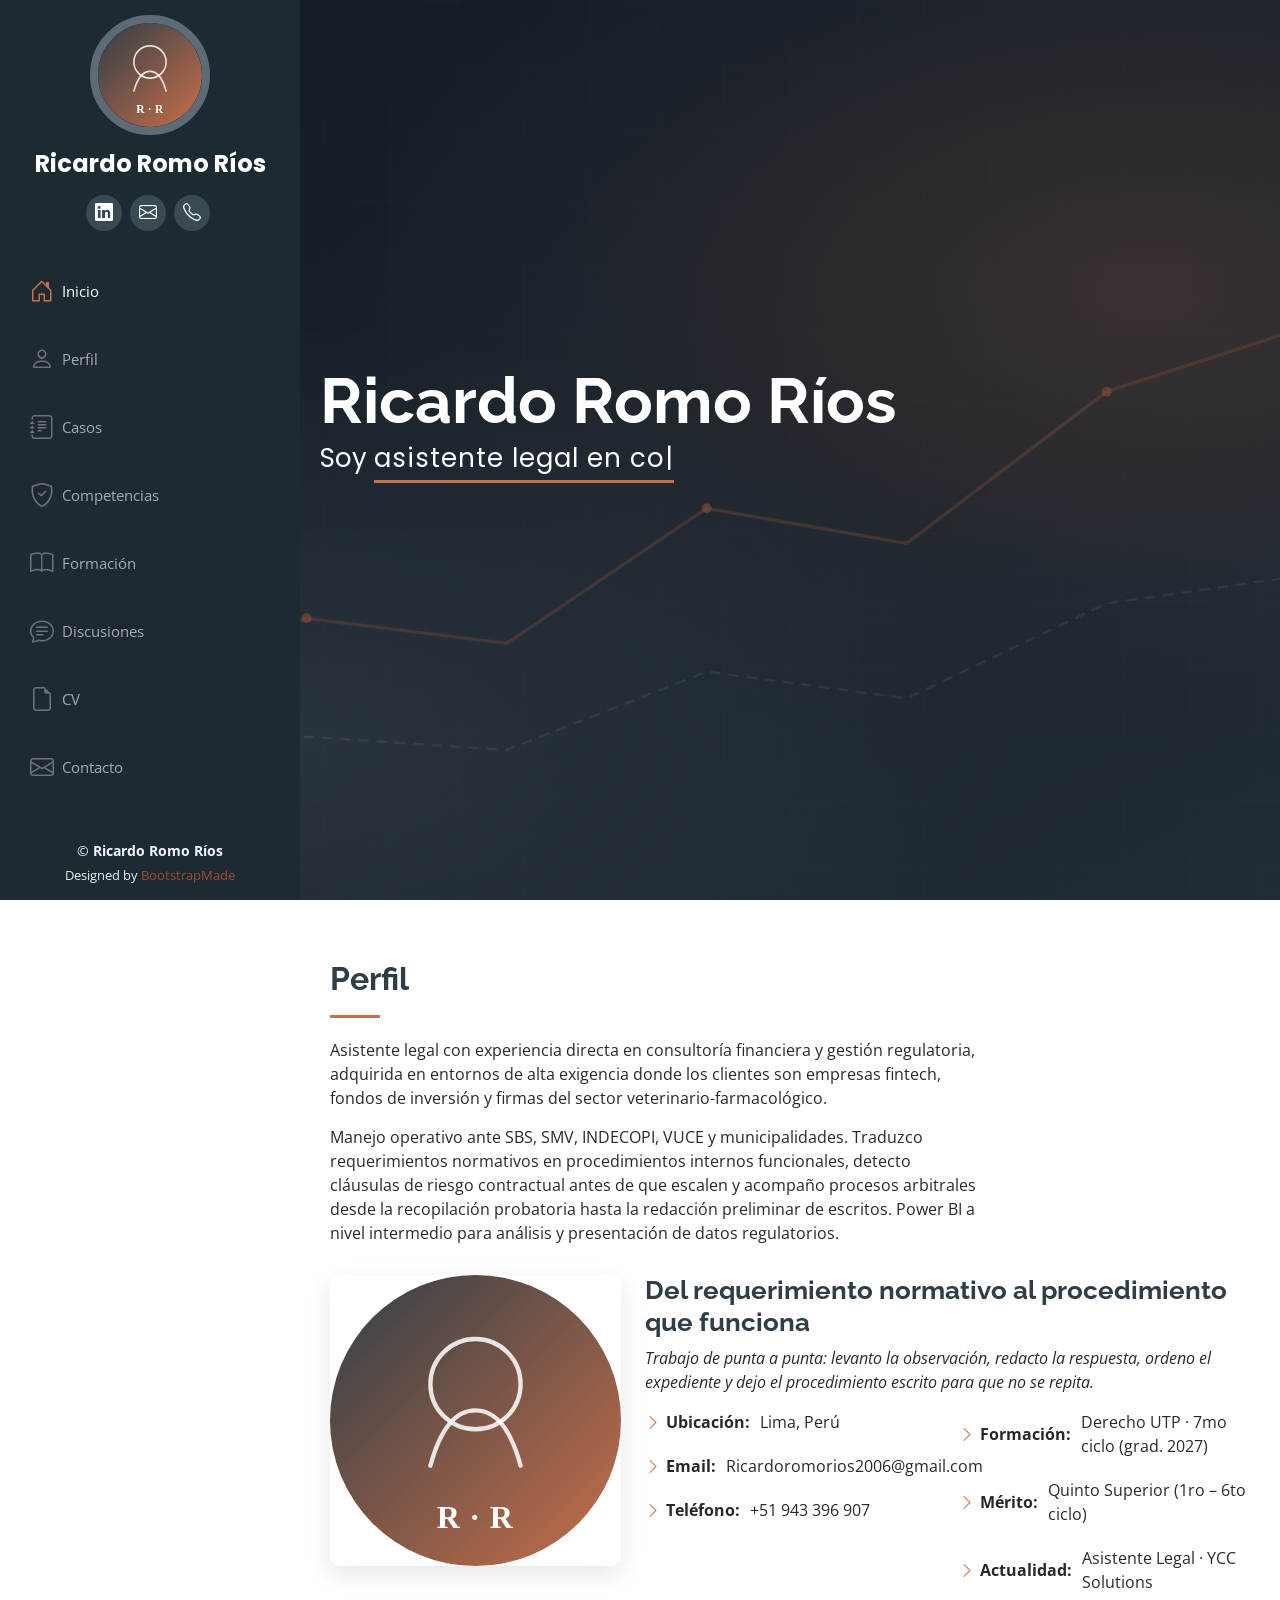
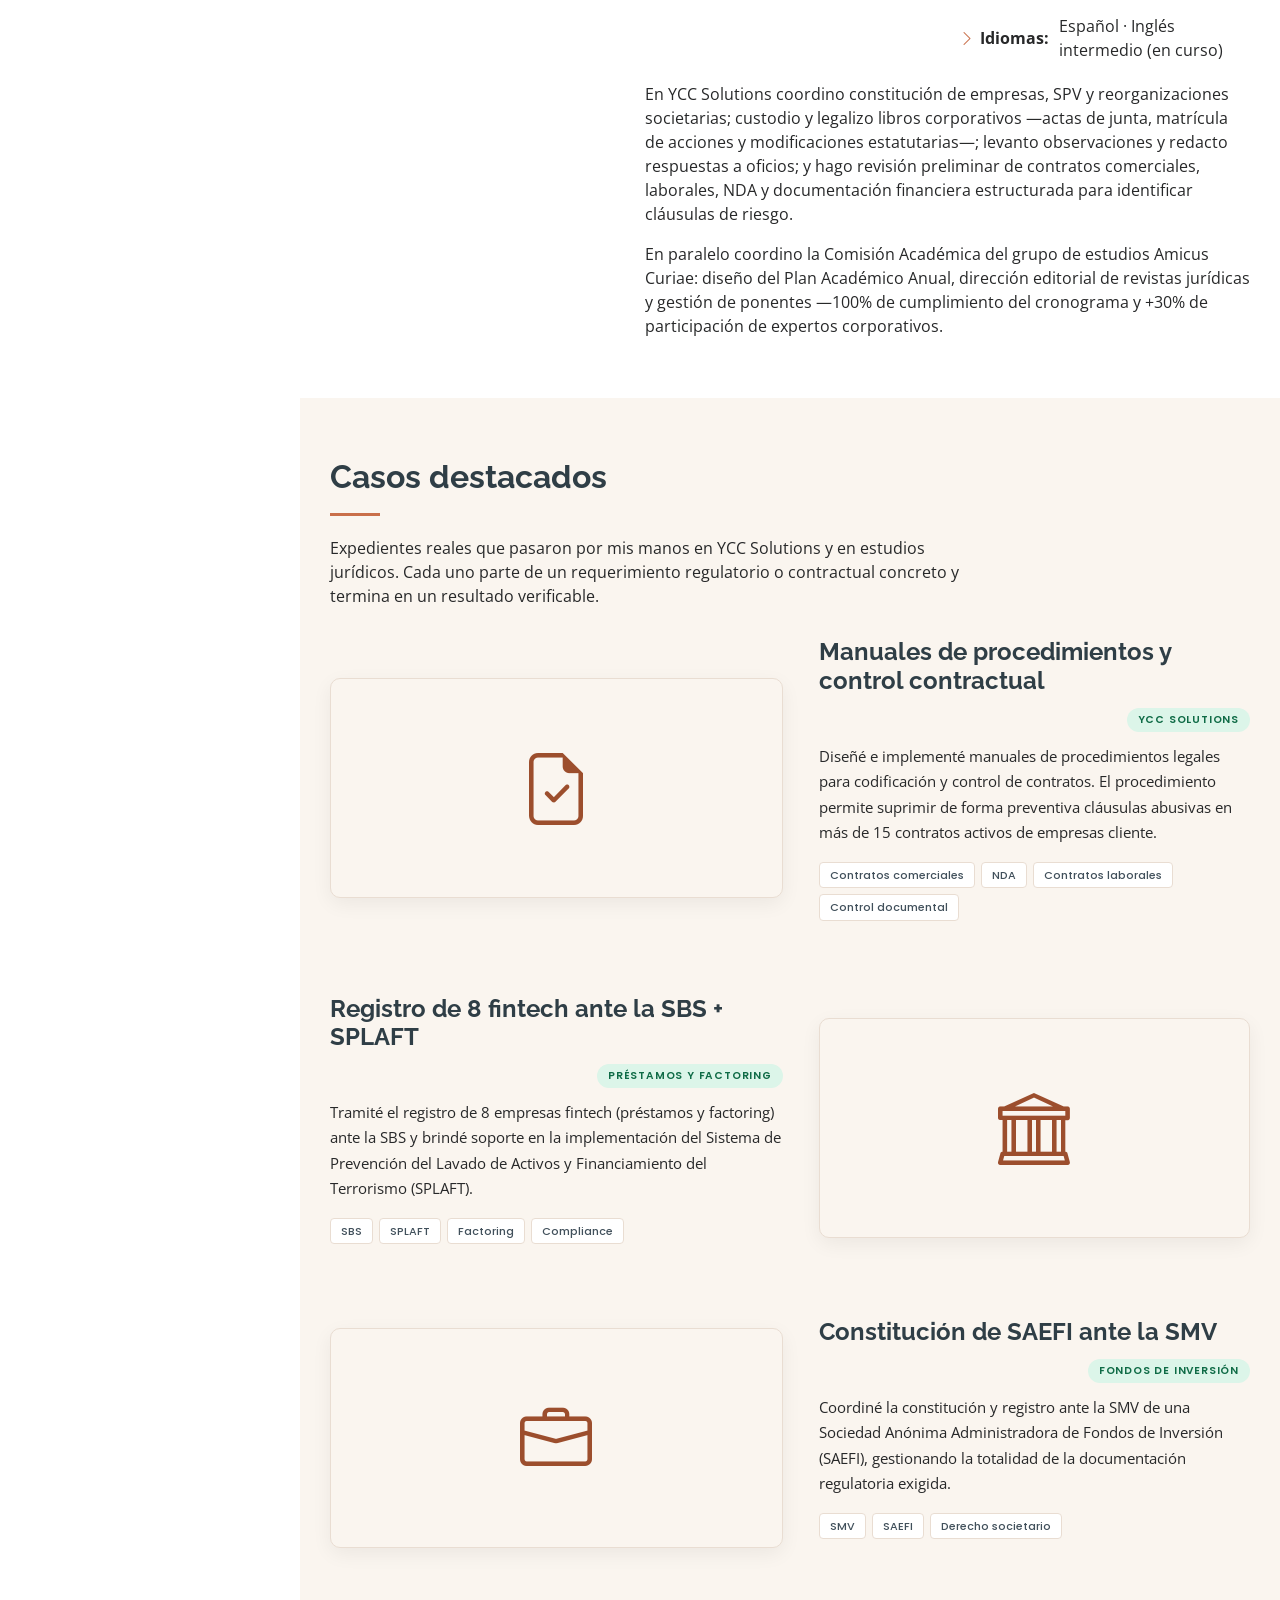
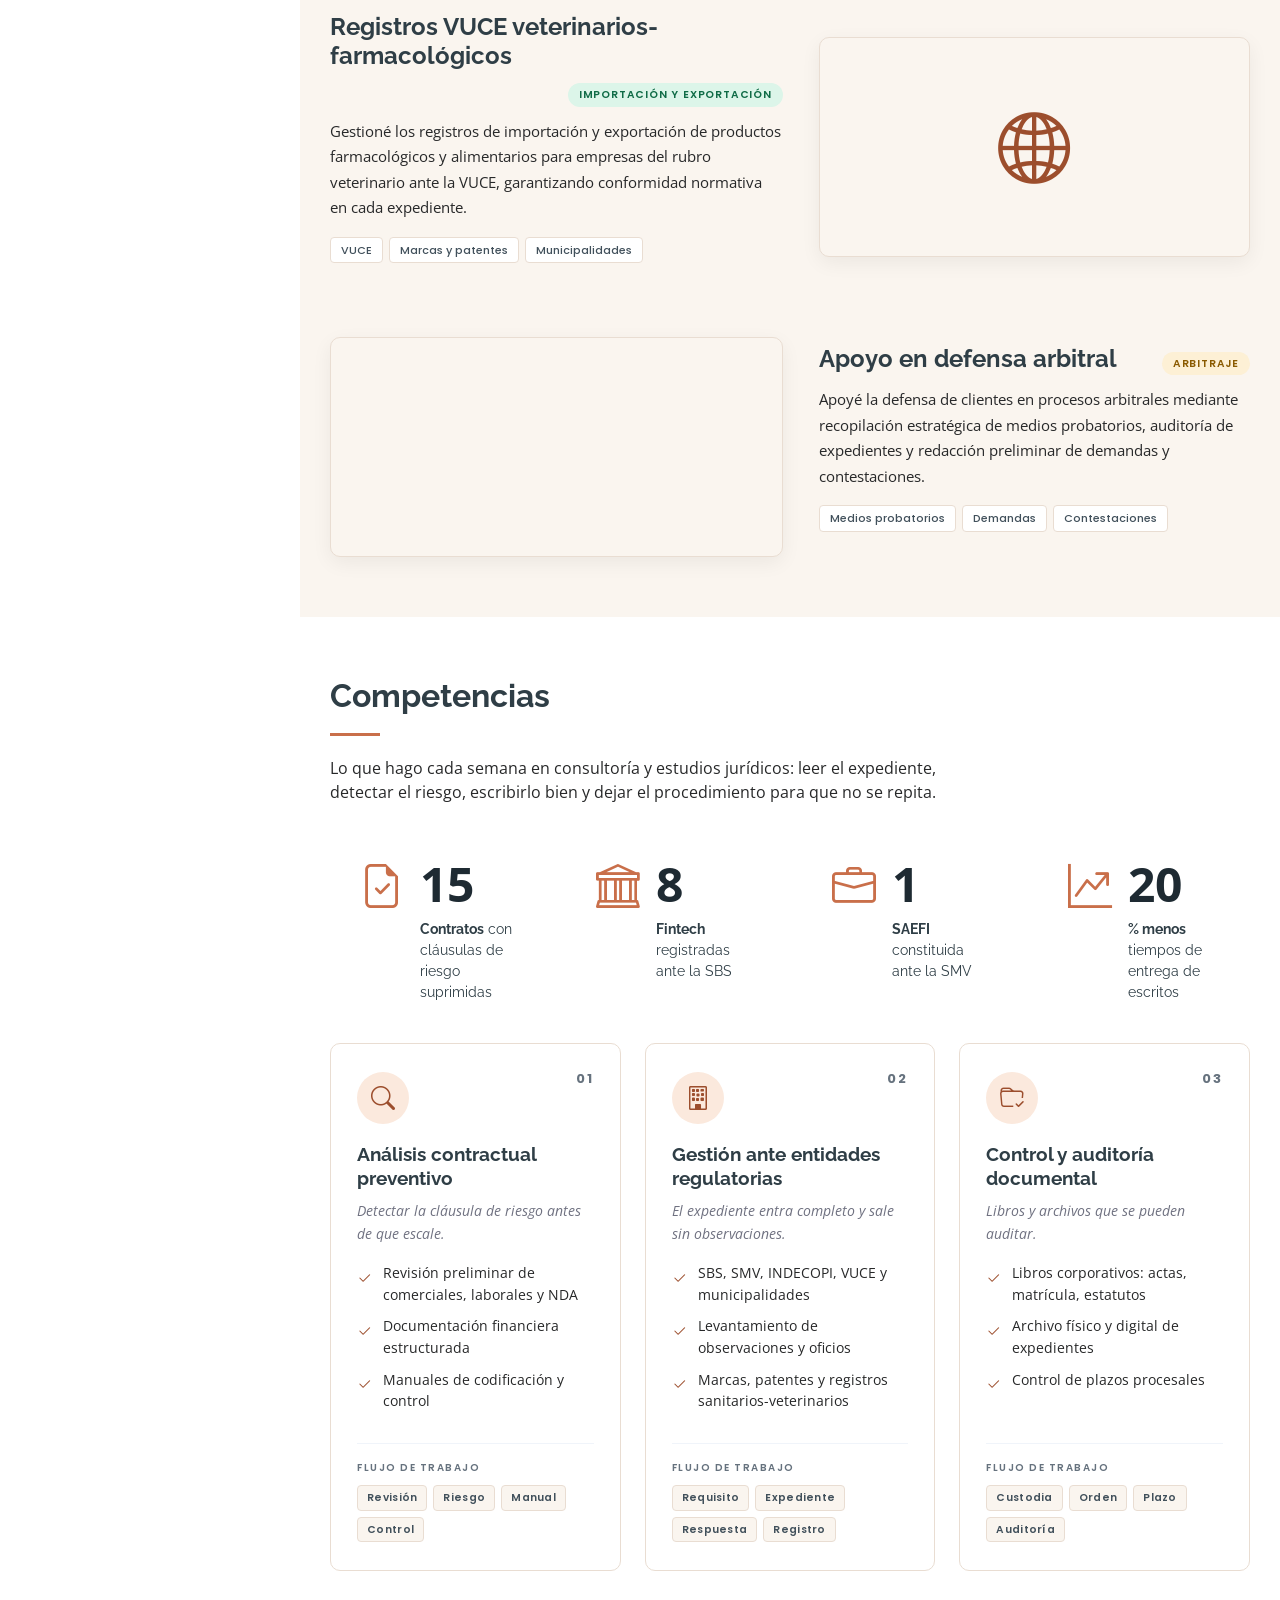
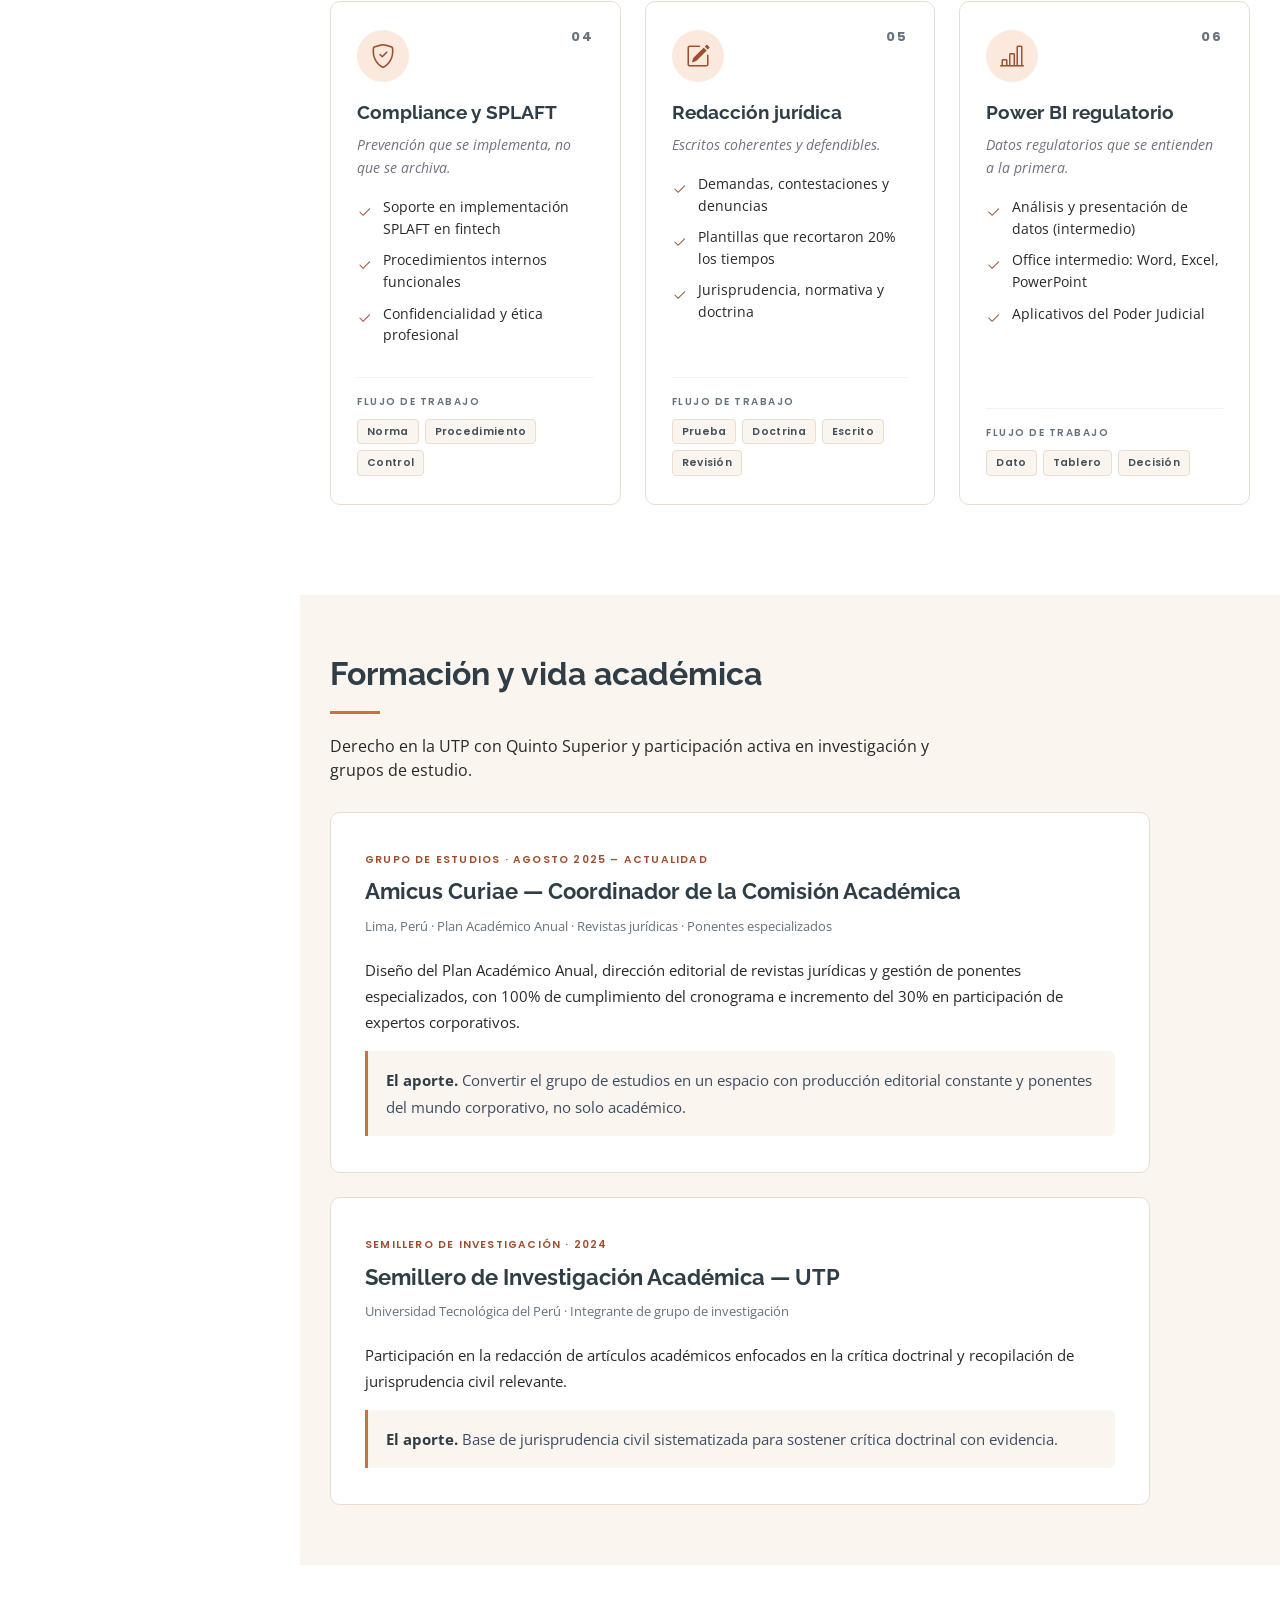
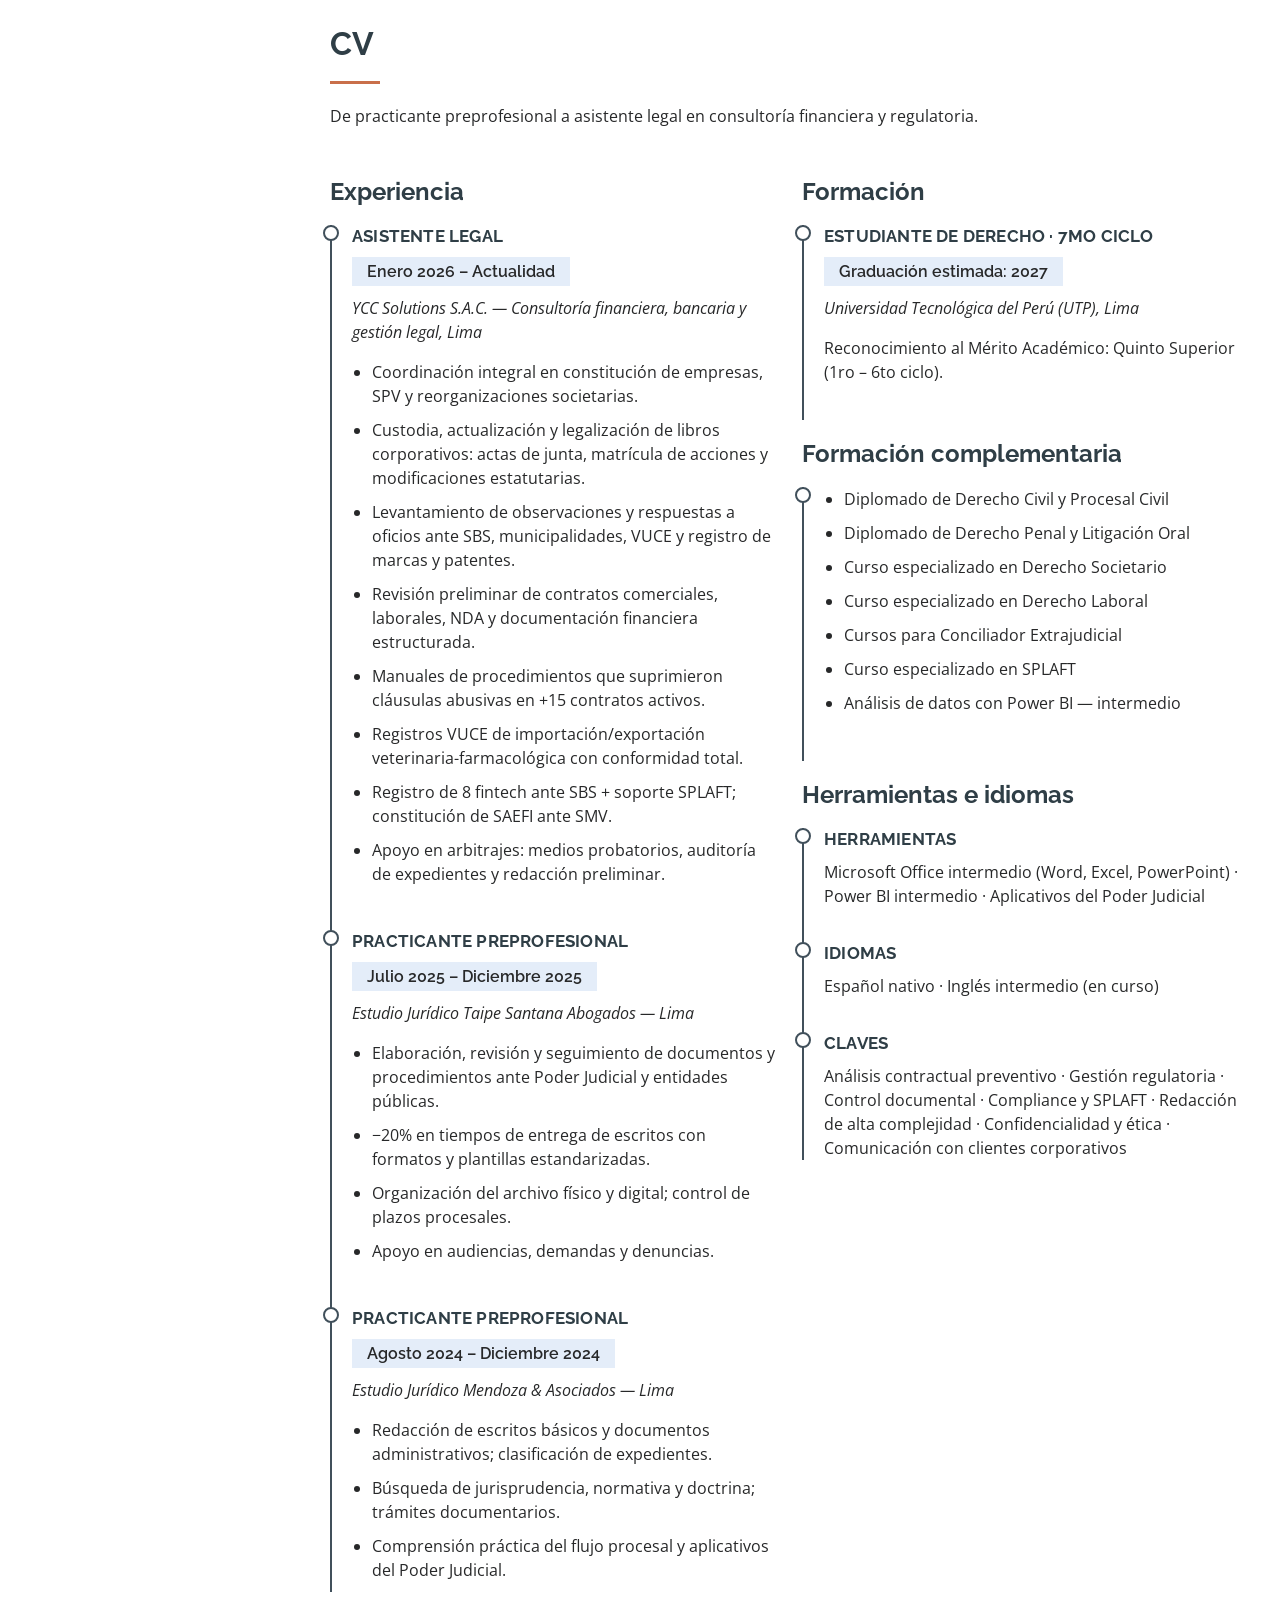
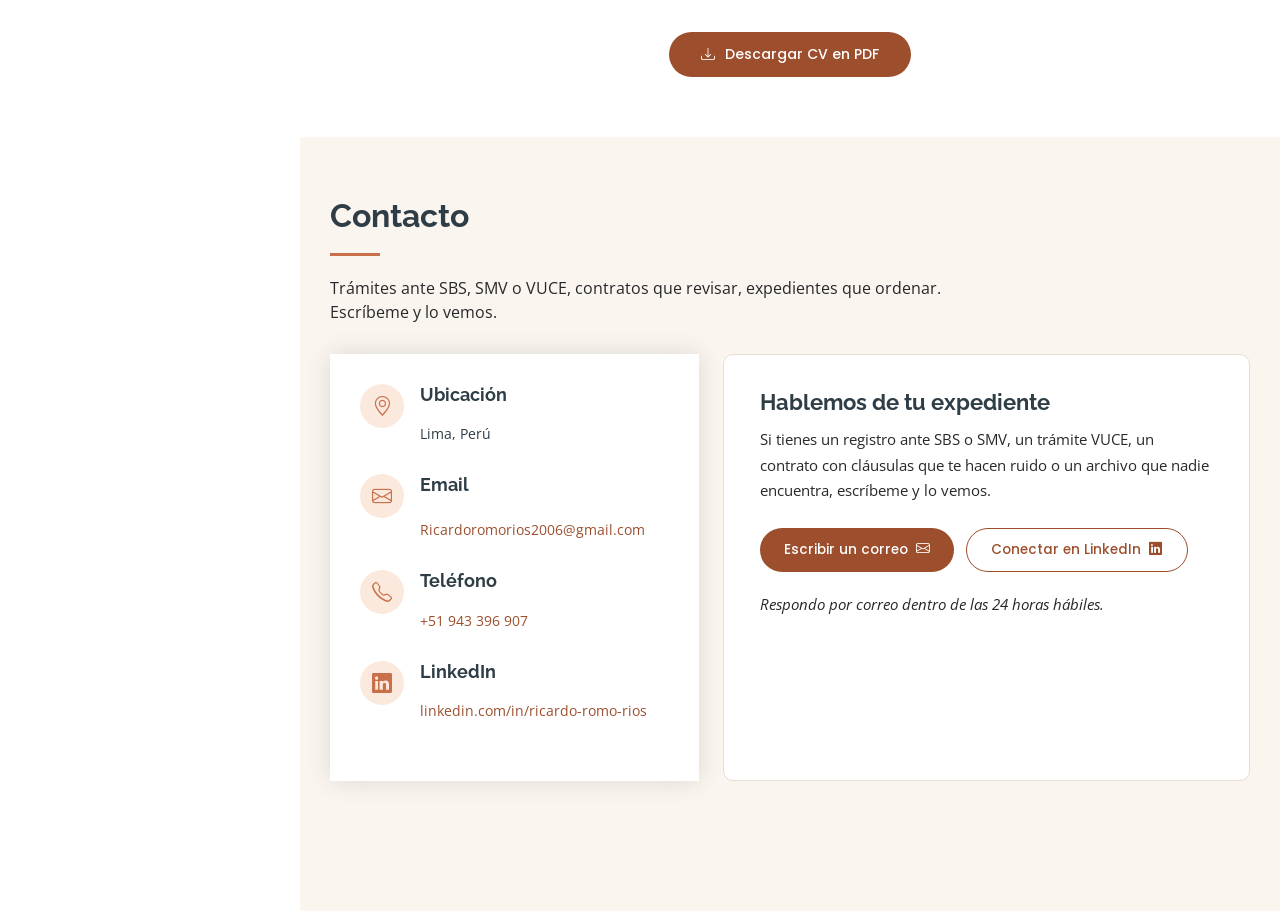
<file: index.html>
<!DOCTYPE html>
<html lang="es">

<head>
  <meta charset="utf-8">
  <meta name="viewport" content="width=device-width, initial-scale=1.0">

  <title>Ricardo Romo Ríos — Asistente legal | Consultoría financiera y gestión regulatoria</title>
  <meta name="description" content="Asistente legal en Lima: consultoría financiera, gestión regulatoria ante SBS, SMV, INDECOPI y VUCE, análisis contractual preventivo, compliance y SPLAFT, procesos arbitrales. Estudiante de Derecho UTP (7mo ciclo, Quinto Superior).">
  <meta name="author" content="Ricardo Romo Ríos">
  <meta name="robots" content="index, follow, max-image-preview:large, max-snippet:-1">
  <meta name="theme-color" content="#9C4E2D">

  <meta property="og:type" content="website">
  <meta property="og:site_name" content="Ricardo Romo Ríos">
  <meta property="og:locale" content="es_PE">
  <meta property="og:title" content="Ricardo Romo Ríos — Asistente legal | Consultoría financiera y gestión regulatoria">
  <meta property="og:description" content="Asistente legal en Lima: gestión ante SBS, SMV, INDECOPI y VUCE, análisis contractual preventivo, compliance y SPLAFT. YCC Solutions · UTP.">
  <meta property="og:image" content="assets/img/ricardo-romo.svg">

  <meta name="twitter:card" content="summary">
  <meta name="twitter:title" content="Ricardo Romo Ríos — Asistente legal">
  <meta name="twitter:description" content="Consultoría financiera y gestión regulatoria en Lima: SBS, SMV, VUCE, SPLAFT, contratos y arbitraje.">

  <link rel="icon" href="assets/img/favicon.svg?v=2" type="image/svg+xml">

  <link rel="preconnect" href="https://fonts.googleapis.com">
  <link rel="preconnect" href="https://fonts.gstatic.com" crossorigin>
  <link href="https://fonts.googleapis.com/css?family=Open+Sans:400,700|Raleway:400,600,700|Poppins:400,500,600,700&display=swap" rel="stylesheet">

  <link href="assets/vendor/aos/aos.css" rel="stylesheet" media="print" onload="this.media='all'">
  <link href="assets/vendor/bootstrap/css/bootstrap.min.css" rel="stylesheet">
  <link href="assets/vendor/bootstrap-icons/bootstrap-icons.css" rel="stylesheet">

  <link href="assets/css/style.css" rel="stylesheet">
  <link href="assets/css/custom.css" rel="stylesheet">

  <!-- Plantilla iPortfolio + custom.css Pizarra + Terracota -->

  <script type="application/ld+json">
  {
    "@context": "https://schema.org",
    "@graph": [
      {
        "@type": "Person",
        "@id": "#person",
        "name": "Ricardo Romo Ríos",
        "givenName": "Ricardo",
        "familyName": "Romo Ríos",
        "url": "./",
        "email": "mailto:Ricardoromorios2006@gmail.com",
        "telephone": "+51 943 396 907",
        "jobTitle": "Asistente legal",
        "description": "Asistente legal con experiencia en consultoría financiera y gestión regulatoria ante SBS, SMV, INDECOPI, VUCE y municipalidades. Análisis contractual preventivo, compliance y SPLAFT, y apoyo en procesos arbitrales.",
        "address": { "@type": "PostalAddress", "addressLocality": "Lima", "addressCountry": "PE" },
        "worksFor": [ { "@type": "Organization", "name": "YCC Solutions S.A.C." } ],
        "alumniOf": [ { "@type": "CollegeOrUniversity", "name": "Universidad Tecnológica del Perú (UTP)" } ],
        "knowsAbout": ["Derecho societario", "Derecho laboral", "Derecho civil y procesal civil", "Gestión ante SBS y SMV", "VUCE", "INDECOPI", "Compliance y SPLAFT", "Análisis contractual", "Arbitraje", "Power BI"],
        "sameAs": ["https://linkedin.com/in/ricardo-romo-rios-268002386/"]
      },
      {
        "@type": "WebSite",
        "url": "./",
        "name": "Ricardo Romo Ríos — Asistente legal",
        "inLanguage": "es",
        "about": { "@id": "#person" },
        "publisher": { "@id": "#person" }
      }
    ]
  }
  </script>
</head>

<body>

  <a href="#main" class="skip-link">Saltar al contenido</a>

  <button type="button" class="bi bi-list mobile-nav-toggle d-xl-none"
          aria-label="Abrir menú de navegación" aria-expanded="false" aria-controls="navbar"></button>

  <!-- ======= Header ======= -->
  <header id="header">
    <div class="d-flex flex-column">

      <div class="profile">
        <img decoding="async" width="400" height="400" fetchpriority="high" src="assets/img/ricardo-romo.svg" alt="Monograma de Ricardo Romo Ríos" class="img-fluid rounded-circle">
        <div class="site-name text-light"><a href="index.html">Ricardo Romo Ríos</a></div>
        <div class="social-links mt-3 text-center">
          <a href="https://linkedin.com/in/ricardo-romo-rios-268002386/" class="linkedin"
             rel="me noopener" target="_blank" aria-label="LinkedIn de Ricardo Romo Ríos"><i class="bi bi-linkedin" aria-hidden="true"></i></a>
          <a href="mailto:Ricardoromorios2006@gmail.com" class="email" aria-label="Escribir un correo a Ricardo Romo Ríos"><i class="bi bi-envelope" aria-hidden="true"></i></a>
          <a href="tel:+51943396907" class="phone" aria-label="Llamar a Ricardo Romo Ríos"><i class="bi bi-telephone" aria-hidden="true"></i></a>
        </div>
      </div>

      <nav id="navbar" class="nav-menu navbar" aria-label="Navegación principal">
        <ul>
          <li><a href="#hero" class="nav-link scrollto active"><i class="bi bi-house-door" aria-hidden="true"></i> <span>Inicio</span></a></li>
          <li><a href="#about" class="nav-link scrollto"><i class="bi bi-person" aria-hidden="true"></i> <span>Perfil</span></a></li>
          <li><a href="#proyectos" class="nav-link scrollto"><i class="bi bi-journal-text" aria-hidden="true"></i> <span>Casos</span></a></li>
          <li><a href="#agents" class="nav-link scrollto"><i class="bi bi-shield-check" aria-hidden="true"></i> <span>Competencias</span></a></li>
          <li><a href="#research" class="nav-link scrollto"><i class="bi bi-book" aria-hidden="true"></i> <span>Formación</span></a></li>
          <li><a href="discusiones-juridicas.html" class="nav-link"><i class="bi bi-chat-text" aria-hidden="true"></i> <span>Discusiones</span></a></li>
          <li><a href="#resume" class="nav-link scrollto"><i class="bi bi-file-earmark" aria-hidden="true"></i> <span>CV</span></a></li>
          <li><a href="#contact" class="nav-link scrollto"><i class="bi bi-envelope" aria-hidden="true"></i> <span>Contacto</span></a></li>
        </ul>
      </nav>
    </div>
  </header><!-- End Header -->

  <main id="main">

    <!-- ======= Hero Section ======= -->
    <section id="hero" class="d-flex flex-column justify-content-center align-items-center">
      <div class="hero-container" data-aos="fade-in">
        <h1>Ricardo Romo Ríos</h1>
        <p>Soy <span class="typed" data-typed-items="asistente legal en consultoría financiera,gestor regulatorio ante SBS, SMV, INDECOPI y VUCE,analista contractual preventivo,apoyo en arbitraje y compliance SPLAFT"></span></p>
      </div>
    </section><!-- End Hero -->

    <!-- ======= About Section ======= -->
    <section id="about" class="about" aria-labelledby="about-title">
      <div class="container">

        <div class="section-title">
          <h2 id="about-title">Perfil</h2>
          <p>Asistente legal con experiencia directa en consultoría financiera y gestión regulatoria,
             adquirida en entornos de alta exigencia donde los clientes son empresas fintech,
             fondos de inversión y firmas del sector veterinario-farmacológico.</p>
          <p>Manejo operativo ante SBS, SMV, INDECOPI, VUCE y municipalidades. Traduzco requerimientos
             normativos en procedimientos internos funcionales, detecto cláusulas de riesgo contractual
             antes de que escalen y acompaño procesos arbitrales desde la recopilación probatoria
             hasta la redacción preliminar de escritos. Power BI a nivel intermedio para análisis
             y presentación de datos regulatorios.</p>
        </div>

        <div class="row">
          <div class="col-lg-4">
            <img decoding="async" width="400" height="400" src="assets/img/ricardo-romo.svg" class="img-fluid about-img" alt="Monograma de Ricardo Romo Ríos">
          </div>
          <div class="col-lg-8 pt-4 pt-lg-0 content">
            <h3>Del requerimiento normativo al procedimiento que funciona</h3>
            <p class="fst-italic">
              Trabajo de punta a punta: levanto la observación, redacto la respuesta,
              ordeno el expediente y dejo el procedimiento escrito para que no se repita.
            </p>
            <div class="row">
              <div class="col-lg-6">
                <ul>
                  <li><i class="bi bi-chevron-right" aria-hidden="true"></i> <strong>Ubicación:</strong> <span>Lima, Perú</span></li>
                  <li><i class="bi bi-chevron-right" aria-hidden="true"></i> <strong>Email:</strong> <span>Ricardoromorios2006@gmail.com</span></li>
                  <li><i class="bi bi-chevron-right" aria-hidden="true"></i> <strong>Teléfono:</strong> <span>+51 943 396 907</span></li>
                </ul>
              </div>
              <div class="col-lg-6">
                <ul>
                  <li><i class="bi bi-chevron-right" aria-hidden="true"></i> <strong>Formación:</strong> <span>Derecho UTP · 7mo ciclo (grad. 2027)</span></li>
                  <li><i class="bi bi-chevron-right" aria-hidden="true"></i> <strong>Mérito:</strong> <span>Quinto Superior (1ro – 6to ciclo)</span></li>
                  <li><i class="bi bi-chevron-right" aria-hidden="true"></i> <strong>Actualidad:</strong> <span>Asistente Legal · YCC Solutions</span></li>
                  <li><i class="bi bi-chevron-right" aria-hidden="true"></i> <strong>Idiomas:</strong> <span>Español · Inglés intermedio (en curso)</span></li>
                </ul>
              </div>
            </div>
            <p>
              En YCC Solutions coordino constitución de empresas, SPV y reorganizaciones societarias;
              custodio y legalizo libros corporativos —actas de junta, matrícula de acciones y
              modificaciones estatutarias—; levanto observaciones y redacto respuestas a oficios;
              y hago revisión preliminar de contratos comerciales, laborales, NDA y documentación
              financiera estructurada para identificar cláusulas de riesgo.
            </p>
            <p>
              En paralelo coordino la Comisión Académica del grupo de estudios Amicus Curiae:
              diseño del Plan Académico Anual, dirección editorial de revistas jurídicas y gestión
              de ponentes —100% de cumplimiento del cronograma y +30% de participación de
              expertos corporativos.
            </p>
          </div>
        </div>

      </div>
    </section><!-- End About Section -->

    <!-- ======= Casos Section ======= -->
    <section id="proyectos" class="proyectos section-bg" aria-labelledby="proyectos-title">
      <div class="container">

        <div class="section-title">
          <h2 id="proyectos-title">Casos destacados</h2>
          <p>Expedientes reales que pasaron por mis manos en YCC Solutions y en estudios jurídicos.
             Cada uno parte de un requerimiento regulatorio o contractual concreto y termina
             en un resultado verificable.</p>
        </div>

        <article class="proyecto" data-aos="fade-up">
          <div class="proyecto-grid">
            <div class="proyecto-media" aria-hidden="true" style="display:flex;align-items:center;justify-content:center;min-height:220px;background:#FAF5EF;">
              <i class="bi bi-file-earmark-check" style="font-size:72px;color:#9C4E2D;"></i>
            </div>
            <div class="proyecto-body">
              <header class="proyecto-head">
                <h3>Manuales de procedimientos y control contractual</h3>
                <span class="proyecto-estado proyecto-estado--activo">YCC Solutions</span>
              </header>
              <p class="proyecto-desc">
                Diseñé e implementé manuales de procedimientos legales para codificación y control
                de contratos. El procedimiento permite suprimir de forma preventiva cláusulas
                abusivas en más de 15 contratos activos de empresas cliente.
              </p>
              <ul class="proyecto-tech">
                <li>Contratos comerciales</li><li>NDA</li><li>Contratos laborales</li><li>Control documental</li>
              </ul>
            </div>
          </div>
        </article>

        <article class="proyecto" data-aos="fade-up">
          <div class="proyecto-grid">
            <div class="proyecto-media" aria-hidden="true" style="display:flex;align-items:center;justify-content:center;min-height:220px;background:#FAF5EF;">
              <i class="bi bi-bank" style="font-size:72px;color:#9C4E2D;"></i>
            </div>
            <div class="proyecto-body">
              <header class="proyecto-head">
                <h3>Registro de 8 fintech ante la SBS + SPLAFT</h3>
                <span class="proyecto-estado proyecto-estado--activo">Préstamos y factoring</span>
              </header>
              <p class="proyecto-desc">
                Tramité el registro de 8 empresas fintech (préstamos y factoring) ante la SBS
                y brindé soporte en la implementación del Sistema de Prevención del Lavado de
                Activos y Financiamiento del Terrorismo (SPLAFT).
              </p>
              <ul class="proyecto-tech">
                <li>SBS</li><li>SPLAFT</li><li>Factoring</li><li>Compliance</li>
              </ul>
            </div>
          </div>
        </article>

        <article class="proyecto" data-aos="fade-up">
          <div class="proyecto-grid">
            <div class="proyecto-media" aria-hidden="true" style="display:flex;align-items:center;justify-content:center;min-height:220px;background:#FAF5EF;">
              <i class="bi bi-briefcase" style="font-size:72px;color:#9C4E2D;"></i>
            </div>
            <div class="proyecto-body">
              <header class="proyecto-head">
                <h3>Constitución de SAEFI ante la SMV</h3>
                <span class="proyecto-estado proyecto-estado--activo">Fondos de inversión</span>
              </header>
              <p class="proyecto-desc">
                Coordiné la constitución y registro ante la SMV de una Sociedad Anónima
                Administradora de Fondos de Inversión (SAEFI), gestionando la totalidad
                de la documentación regulatoria exigida.
              </p>
              <ul class="proyecto-tech">
                <li>SMV</li><li>SAEFI</li><li>Derecho societario</li>
              </ul>
            </div>
          </div>
        </article>

        <article class="proyecto" data-aos="fade-up">
          <div class="proyecto-grid">
            <div class="proyecto-media" aria-hidden="true" style="display:flex;align-items:center;justify-content:center;min-height:220px;background:#FAF5EF;">
              <i class="bi bi-globe2" style="font-size:72px;color:#9C4E2D;"></i>
            </div>
            <div class="proyecto-body">
              <header class="proyecto-head">
                <h3>Registros VUCE veterinarios-farmacológicos</h3>
                <span class="proyecto-estado proyecto-estado--activo">Importación y exportación</span>
              </header>
              <p class="proyecto-desc">
                Gestioné los registros de importación y exportación de productos farmacológicos
                y alimentarios para empresas del rubro veterinario ante la VUCE, garantizando
                conformidad normativa en cada expediente.
              </p>
              <ul class="proyecto-tech">
                <li>VUCE</li><li>Marcas y patentes</li><li>Municipalidades</li>
              </ul>
            </div>
          </div>
        </article>

        <article class="proyecto" data-aos="fade-up">
          <div class="proyecto-grid">
            <div class="proyecto-media" aria-hidden="true" style="display:flex;align-items:center;justify-content:center;min-height:220px;background:#FAF5EF;">
              <i class="bi bi-scale" style="font-size:72px;color:#9C4E2D;"></i>
            </div>
            <div class="proyecto-body">
              <header class="proyecto-head">
                <h3>Apoyo en defensa arbitral</h3>
                <span class="proyecto-estado proyecto-estado--curso">Arbitraje</span>
              </header>
              <p class="proyecto-desc">
                Apoyé la defensa de clientes en procesos arbitrales mediante recopilación
                estratégica de medios probatorios, auditoría de expedientes y redacción
                preliminar de demandas y contestaciones.
              </p>
              <ul class="proyecto-tech">
                <li>Medios probatorios</li><li>Demandas</li><li>Contestaciones</li>
              </ul>
            </div>
          </div>
        </article>

      </div>
    </section><!-- End Casos Section -->

    <!-- ======= Competencias Section ======= -->
    <section id="agents" class="agents" aria-labelledby="agents-title">
      <div class="container">

        <div class="section-title">
          <h2 id="agents-title">Competencias</h2>
          <p>Lo que hago cada semana en consultoría y estudios jurídicos: leer el expediente,
             detectar el riesgo, escribirlo bien y dejar el procedimiento para que no se repita.</p>
        </div>

        <div class="row no-gutters agents-stats" data-aos="fade-up">
          <div class="col-lg-3 col-md-6 d-md-flex align-items-md-stretch">
            <div class="count-box">
              <i class="bi bi-file-earmark-check" aria-hidden="true"></i>
              <span data-purecounter-start="0" data-purecounter-end="15" data-purecounter-duration="1" class="purecounter"></span>
              <p><strong>Contratos</strong> con cláusulas de riesgo suprimidas</p>
            </div>
          </div>
          <div class="col-lg-3 col-md-6 d-md-flex align-items-md-stretch">
            <div class="count-box">
              <i class="bi bi-bank" aria-hidden="true"></i>
              <span data-purecounter-start="0" data-purecounter-end="8" data-purecounter-duration="1" class="purecounter"></span>
              <p><strong>Fintech</strong> registradas ante la SBS</p>
            </div>
          </div>
          <div class="col-lg-3 col-md-6 d-md-flex align-items-md-stretch">
            <div class="count-box">
              <i class="bi bi-briefcase" aria-hidden="true"></i>
              <span data-purecounter-start="0" data-purecounter-end="1" data-purecounter-duration="1" class="purecounter"></span>
              <p><strong>SAEFI</strong> constituida ante la SMV</p>
            </div>
          </div>
          <div class="col-lg-3 col-md-6 d-md-flex align-items-md-stretch">
            <div class="count-box">
              <i class="bi bi-graph-up-arrow" aria-hidden="true"></i>
              <span data-purecounter-start="0" data-purecounter-end="20" data-purecounter-duration="1" class="purecounter"></span>
              <p><strong>% menos</strong> tiempos de entrega de escritos</p>
            </div>
          </div>
        </div>

        <div class="row agents-grid">

          <div class="col-lg-4 col-md-6 d-flex align-items-stretch" data-aos="fade-up">
            <article class="agent-card">
              <header class="agent-head">
                <div class="agent-icon"><i class="bi bi-search" aria-hidden="true"></i></div>
                <div class="agent-tags"><span class="agent-id">01</span></div>
              </header>
              <h3 class="agent-name">Análisis contractual preventivo</h3>
              <p class="agent-tagline">Detectar la cláusula de riesgo antes de que escale.</p>
              <ul class="agent-specs">
                <li><i class="bi bi-check2" aria-hidden="true"></i> Revisión preliminar de comerciales, laborales y NDA</li>
                <li><i class="bi bi-check2" aria-hidden="true"></i> Documentación financiera estructurada</li>
                <li><i class="bi bi-check2" aria-hidden="true"></i> Manuales de codificación y control</li>
              </ul>
              <div class="agent-pipeline">
                <span class="agent-pipeline-label">Flujo de trabajo</span>
                <span>Revisión</span><span>Riesgo</span><span>Manual</span><span>Control</span>
              </div>
            </article>
          </div>

          <div class="col-lg-4 col-md-6 d-flex align-items-stretch" data-aos="fade-up" data-aos-delay="100">
            <article class="agent-card">
              <header class="agent-head">
                <div class="agent-icon"><i class="bi bi-building" aria-hidden="true"></i></div>
                <div class="agent-tags"><span class="agent-id">02</span></div>
              </header>
              <h3 class="agent-name">Gestión ante entidades regulatorias</h3>
              <p class="agent-tagline">El expediente entra completo y sale sin observaciones.</p>
              <ul class="agent-specs">
                <li><i class="bi bi-check2" aria-hidden="true"></i> SBS, SMV, INDECOPI, VUCE y municipalidades</li>
                <li><i class="bi bi-check2" aria-hidden="true"></i> Levantamiento de observaciones y oficios</li>
                <li><i class="bi bi-check2" aria-hidden="true"></i> Marcas, patentes y registros sanitarios-veterinarios</li>
              </ul>
              <div class="agent-pipeline">
                <span class="agent-pipeline-label">Flujo de trabajo</span>
                <span>Requisito</span><span>Expediente</span><span>Respuesta</span><span>Registro</span>
              </div>
            </article>
          </div>

          <div class="col-lg-4 col-md-6 d-flex align-items-stretch" data-aos="fade-up" data-aos-delay="200">
            <article class="agent-card">
              <header class="agent-head">
                <div class="agent-icon"><i class="bi bi-folder-check" aria-hidden="true"></i></div>
                <div class="agent-tags"><span class="agent-id">03</span></div>
              </header>
              <h3 class="agent-name">Control y auditoría documental</h3>
              <p class="agent-tagline">Libros y archivos que se pueden auditar.</p>
              <ul class="agent-specs">
                <li><i class="bi bi-check2" aria-hidden="true"></i> Libros corporativos: actas, matrícula, estatutos</li>
                <li><i class="bi bi-check2" aria-hidden="true"></i> Archivo físico y digital de expedientes</li>
                <li><i class="bi bi-check2" aria-hidden="true"></i> Control de plazos procesales</li>
              </ul>
              <div class="agent-pipeline">
                <span class="agent-pipeline-label">Flujo de trabajo</span>
                <span>Custodia</span><span>Orden</span><span>Plazo</span><span>Auditoría</span>
              </div>
            </article>
          </div>

          <div class="col-lg-4 col-md-6 d-flex align-items-stretch" data-aos="fade-up">
            <article class="agent-card">
              <header class="agent-head">
                <div class="agent-icon"><i class="bi bi-shield-check" aria-hidden="true"></i></div>
                <div class="agent-tags"><span class="agent-id">04</span></div>
              </header>
              <h3 class="agent-name">Compliance y SPLAFT</h3>
              <p class="agent-tagline">Prevención que se implementa, no que se archiva.</p>
              <ul class="agent-specs">
                <li><i class="bi bi-check2" aria-hidden="true"></i> Soporte en implementación SPLAFT en fintech</li>
                <li><i class="bi bi-check2" aria-hidden="true"></i> Procedimientos internos funcionales</li>
                <li><i class="bi bi-check2" aria-hidden="true"></i> Confidencialidad y ética profesional</li>
              </ul>
              <div class="agent-pipeline">
                <span class="agent-pipeline-label">Flujo de trabajo</span>
                <span>Norma</span><span>Procedimiento</span><span>Control</span>
              </div>
            </article>
          </div>

          <div class="col-lg-4 col-md-6 d-flex align-items-stretch" data-aos="fade-up" data-aos-delay="100">
            <article class="agent-card">
              <header class="agent-head">
                <div class="agent-icon"><i class="bi bi-pencil-square" aria-hidden="true"></i></div>
                <div class="agent-tags"><span class="agent-id">05</span></div>
              </header>
              <h3 class="agent-name">Redacción jurídica</h3>
              <p class="agent-tagline">Escritos coherentes y defendibles.</p>
              <ul class="agent-specs">
                <li><i class="bi bi-check2" aria-hidden="true"></i> Demandas, contestaciones y denuncias</li>
                <li><i class="bi bi-check2" aria-hidden="true"></i> Plantillas que recortaron 20% los tiempos</li>
                <li><i class="bi bi-check2" aria-hidden="true"></i> Jurisprudencia, normativa y doctrina</li>
              </ul>
              <div class="agent-pipeline">
                <span class="agent-pipeline-label">Flujo de trabajo</span>
                <span>Prueba</span><span>Doctrina</span><span>Escrito</span><span>Revisión</span>
              </div>
            </article>
          </div>

          <div class="col-lg-4 col-md-6 d-flex align-items-stretch" data-aos="fade-up" data-aos-delay="200">
            <article class="agent-card">
              <header class="agent-head">
                <div class="agent-icon"><i class="bi bi-bar-chart-line" aria-hidden="true"></i></div>
                <div class="agent-tags"><span class="agent-id">06</span></div>
              </header>
              <h3 class="agent-name">Power BI regulatorio</h3>
              <p class="agent-tagline">Datos regulatorios que se entienden a la primera.</p>
              <ul class="agent-specs">
                <li><i class="bi bi-check2" aria-hidden="true"></i> Análisis y presentación de datos (intermedio)</li>
                <li><i class="bi bi-check2" aria-hidden="true"></i> Office intermedio: Word, Excel, PowerPoint</li>
                <li><i class="bi bi-check2" aria-hidden="true"></i> Aplicativos del Poder Judicial</li>
              </ul>
              <div class="agent-pipeline">
                <span class="agent-pipeline-label">Flujo de trabajo</span>
                <span>Dato</span><span>Tablero</span><span>Decisión</span>
              </div>
            </article>
          </div>

        </div>

      </div>
    </section><!-- End Competencias Section -->

    <!-- ======= Formación Section ======= -->
    <section id="research" class="research section-bg" aria-labelledby="research-title">
      <div class="container">

        <div class="section-title">
          <h2 id="research-title">Formación y vida académica</h2>
          <p>Derecho en la UTP con Quinto Superior y participación activa en investigación
             y grupos de estudio.</p>
        </div>

        <div class="row" data-aos="fade-up">
          <div class="col-lg-12 d-flex align-items-stretch">
            <article class="paper w-100">
              <header class="paper-head">
                <span class="paper-tipo">Grupo de estudios · Agosto 2025 – Actualidad</span>
                <h3 class="paper-titulo">Amicus Curiae — Coordinador de la Comisión Académica</h3>
                <p class="paper-meta">Lima, Perú · Plan Académico Anual · Revistas jurídicas · Ponentes especializados</p>
              </header>
              <div class="paper-body">
                <p>
                  Diseño del Plan Académico Anual, dirección editorial de revistas jurídicas
                  y gestión de ponentes especializados, con 100% de cumplimiento del cronograma
                  e incremento del 30% en participación de expertos corporativos.
                </p>
                <p class="paper-hallazgo">
                  <strong>El aporte.</strong> Convertir el grupo de estudios en un espacio con
                  producción editorial constante y ponentes del mundo corporativo, no solo académico.
                </p>
              </div>
            </article>
          </div>
        </div>

        <div class="row mt-4" data-aos="fade-up">
          <div class="col-lg-12 d-flex align-items-stretch">
            <article class="paper w-100">
              <header class="paper-head">
                <span class="paper-tipo">Semillero de investigación · 2024</span>
                <h3 class="paper-titulo">Semillero de Investigación Académica — UTP</h3>
                <p class="paper-meta">Universidad Tecnológica del Perú · Integrante de grupo de investigación</p>
              </header>
              <div class="paper-body">
                <p>
                  Participación en la redacción de artículos académicos enfocados en la crítica
                  doctrinal y recopilación de jurisprudencia civil relevante.
                </p>
                <p class="paper-hallazgo">
                  <strong>El aporte.</strong> Base de jurisprudencia civil sistematizada para
                  sostener crítica doctrinal con evidencia.
                </p>
              </div>
            </article>
          </div>
        </div>

      </div>
    </section><!-- End Formación Section -->

    <!-- ======= Resume Section ======= -->
    <section id="resume" class="resume" aria-labelledby="resume-title">
      <div class="container">

        <div class="section-title">
          <h2 id="resume-title">CV</h2>
          <p>De practicante preprofesional a asistente legal en consultoría financiera y regulatoria.</p>
        </div>

        <div class="row">
          <div class="col-lg-6" data-aos="fade-up">

            <h3 class="resume-title">Experiencia</h3>

            <div class="resume-item">
              <h4>Asistente Legal</h4>
              <h5>Enero 2026 – Actualidad</h5>
              <p><em>YCC Solutions S.A.C. — Consultoría financiera, bancaria y gestión legal, Lima</em></p>
              <ul>
                <li>Coordinación integral en constitución de empresas, SPV y reorganizaciones societarias.</li>
                <li>Custodia, actualización y legalización de libros corporativos: actas de junta, matrícula de acciones y modificaciones estatutarias.</li>
                <li>Levantamiento de observaciones y respuestas a oficios ante SBS, municipalidades, VUCE y registro de marcas y patentes.</li>
                <li>Revisión preliminar de contratos comerciales, laborales, NDA y documentación financiera estructurada.</li>
                <li>Manuales de procedimientos que suprimieron cláusulas abusivas en +15 contratos activos.</li>
                <li>Registros VUCE de importación/exportación veterinaria-farmacológica con conformidad total.</li>
                <li>Registro de 8 fintech ante SBS + soporte SPLAFT; constitución de SAEFI ante SMV.</li>
                <li>Apoyo en arbitrajes: medios probatorios, auditoría de expedientes y redacción preliminar.</li>
              </ul>
            </div>

            <div class="resume-item">
              <h4>Practicante Preprofesional</h4>
              <h5>Julio 2025 – Diciembre 2025</h5>
              <p><em>Estudio Jurídico Taipe Santana Abogados — Lima</em></p>
              <ul>
                <li>Elaboración, revisión y seguimiento de documentos y procedimientos ante Poder Judicial y entidades públicas.</li>
                <li>−20% en tiempos de entrega de escritos con formatos y plantillas estandarizadas.</li>
                <li>Organización del archivo físico y digital; control de plazos procesales.</li>
                <li>Apoyo en audiencias, demandas y denuncias.</li>
              </ul>
            </div>

            <div class="resume-item">
              <h4>Practicante Preprofesional</h4>
              <h5>Agosto 2024 – Diciembre 2024</h5>
              <p><em>Estudio Jurídico Mendoza &amp; Asociados — Lima</em></p>
              <ul>
                <li>Redacción de escritos básicos y documentos administrativos; clasificación de expedientes.</li>
                <li>Búsqueda de jurisprudencia, normativa y doctrina; trámites documentarios.</li>
                <li>Comprensión práctica del flujo procesal y aplicativos del Poder Judicial.</li>
              </ul>
            </div>

          </div>

          <div class="col-lg-6" data-aos="fade-up" data-aos-delay="100">

            <h3 class="resume-title">Formación</h3>

            <div class="resume-item">
              <h4>Estudiante de Derecho · 7mo ciclo</h4>
              <h5>Graduación estimada: 2027</h5>
              <p><em>Universidad Tecnológica del Perú (UTP), Lima</em></p>
              <p>Reconocimiento al Mérito Académico: Quinto Superior (1ro – 6to ciclo).</p>
            </div>

            <h3 class="resume-title">Formación complementaria</h3>
            <div class="resume-item">
              <ul>
                <li>Diplomado de Derecho Civil y Procesal Civil</li>
                <li>Diplomado de Derecho Penal y Litigación Oral</li>
                <li>Curso especializado en Derecho Societario</li>
                <li>Curso especializado en Derecho Laboral</li>
                <li>Cursos para Conciliador Extrajudicial</li>
                <li>Curso especializado en SPLAFT</li>
                <li>Análisis de datos con Power BI — intermedio</li>
              </ul>
            </div>

            <h3 class="resume-title">Herramientas e idiomas</h3>
            <div class="resume-item">
              <h4>Herramientas</h4>
              <p>Microsoft Office intermedio (Word, Excel, PowerPoint) · Power BI intermedio · Aplicativos del Poder Judicial</p>
            </div>
            <div class="resume-item">
              <h4>Idiomas</h4>
              <p>Español nativo · Inglés intermedio (en curso)</p>
            </div>
            <div class="resume-item">
              <h4>Claves</h4>
              <p>Análisis contractual preventivo · Gestión regulatoria · Control documental · Compliance y SPLAFT · Redacción de alta complejidad · Confidencialidad y ética · Comunicación con clientes corporativos</p>
            </div>

          </div>
        </div>

        <div class="row mt-4">
          <div class="col-lg-12 text-center" data-aos="fade-up">
            <a href="Curriculum%20Vitae%20C_Ricardo%20Romo%20Rios.pdf" class="cv-download" download>
              <i class="bi bi-download" aria-hidden="true"></i> Descargar CV en PDF
            </a>
          </div>
        </div>

      </div>
    </section><!-- End Resume Section -->

    <!-- ======= Contact Section ======= -->
    <section id="contact" class="contact section-bg" aria-labelledby="contact-title">
      <div class="container">

        <div class="section-title">
          <h2 id="contact-title">Contacto</h2>
          <p>Trámites ante SBS, SMV o VUCE, contratos que revisar, expedientes que ordenar. Escríbeme y lo vemos.</p>
        </div>

        <div class="row" data-aos="fade-in">

          <div class="col-lg-5 d-flex align-items-stretch">
            <div class="info">
              <div class="address">
                <i class="bi bi-geo-alt" aria-hidden="true"></i>
                <h3>Ubicación</h3>
                <p>Lima, Perú</p>
              </div>

              <div class="email">
                <i class="bi bi-envelope" aria-hidden="true"></i>
                <h3>Email</h3>
                <p><a href="mailto:Ricardoromorios2006@gmail.com">Ricardoromorios2006@gmail.com</a></p>
              </div>

              <div class="phone">
                <i class="bi bi-telephone" aria-hidden="true"></i>
                <h3>Teléfono</h3>
                <p><a href="tel:+51943396907">+51 943 396 907</a></p>
              </div>

              <div class="phone">
                <i class="bi bi-linkedin" aria-hidden="true"></i>
                <h3>LinkedIn</h3>
                <p><a href="https://linkedin.com/in/ricardo-romo-rios-268002386/" target="_blank" rel="me noopener">linkedin.com/in/ricardo-romo-rios</a></p>
              </div>
            </div>
          </div>

          <div class="col-lg-7 mt-5 mt-lg-0 d-flex align-items-stretch">
            <div class="contacto-cta">
              <h3>Hablemos de tu expediente</h3>
              <p>
                Si tienes un registro ante SBS o SMV, un trámite VUCE, un contrato con
                cláusulas que te hacen ruido o un archivo que nadie encuentra,
                escríbeme y lo vemos.
              </p>
              <div class="contacto-botones">
                <a href="mailto:Ricardoromorios2006@gmail.com" class="btn-demo">
                  Escribir un correo <i class="bi bi-envelope" aria-hidden="true"></i>
                </a>
                <a href="https://linkedin.com/in/ricardo-romo-rios-268002386/" target="_blank" rel="me noopener noreferrer" class="btn-repo">
                  Conectar en LinkedIn <i class="bi bi-linkedin" aria-hidden="true"></i>
                </a>
              </div>
              <p class="contacto-nota">Respondo por correo dentro de las 24 horas hábiles.</p>
            </div>
          </div>

        </div>

      </div>
    </section><!-- End Contact Section -->

  </main><!-- End #main -->

  <!-- ======= Footer ======= -->
  <footer id="footer">
    <div class="container">
      <div class="copyright">
        &copy; <strong><span>Ricardo Romo Ríos</span></strong>
      </div>
      <div class="credits">
        <span lang="en">Designed by <a href="https://bootstrapmade.com/">BootstrapMade</a></span>
      </div>
    </div>
  </footer><!-- End  Footer -->

  <a href="#hero" class="back-to-top scrollto d-flex align-items-center justify-content-center" aria-label="Volver arriba"><i class="bi bi-arrow-up-short" aria-hidden="true"></i></a>

  <script defer src="assets/vendor/purecounter/purecounter_vanilla.js"></script>
  <script defer src="assets/vendor/aos/aos.js"></script>
  <script defer src="assets/vendor/typed.js/typed.umd.js"></script>
  <script defer src="assets/js/main.js"></script>

</body>

</html>
</file>
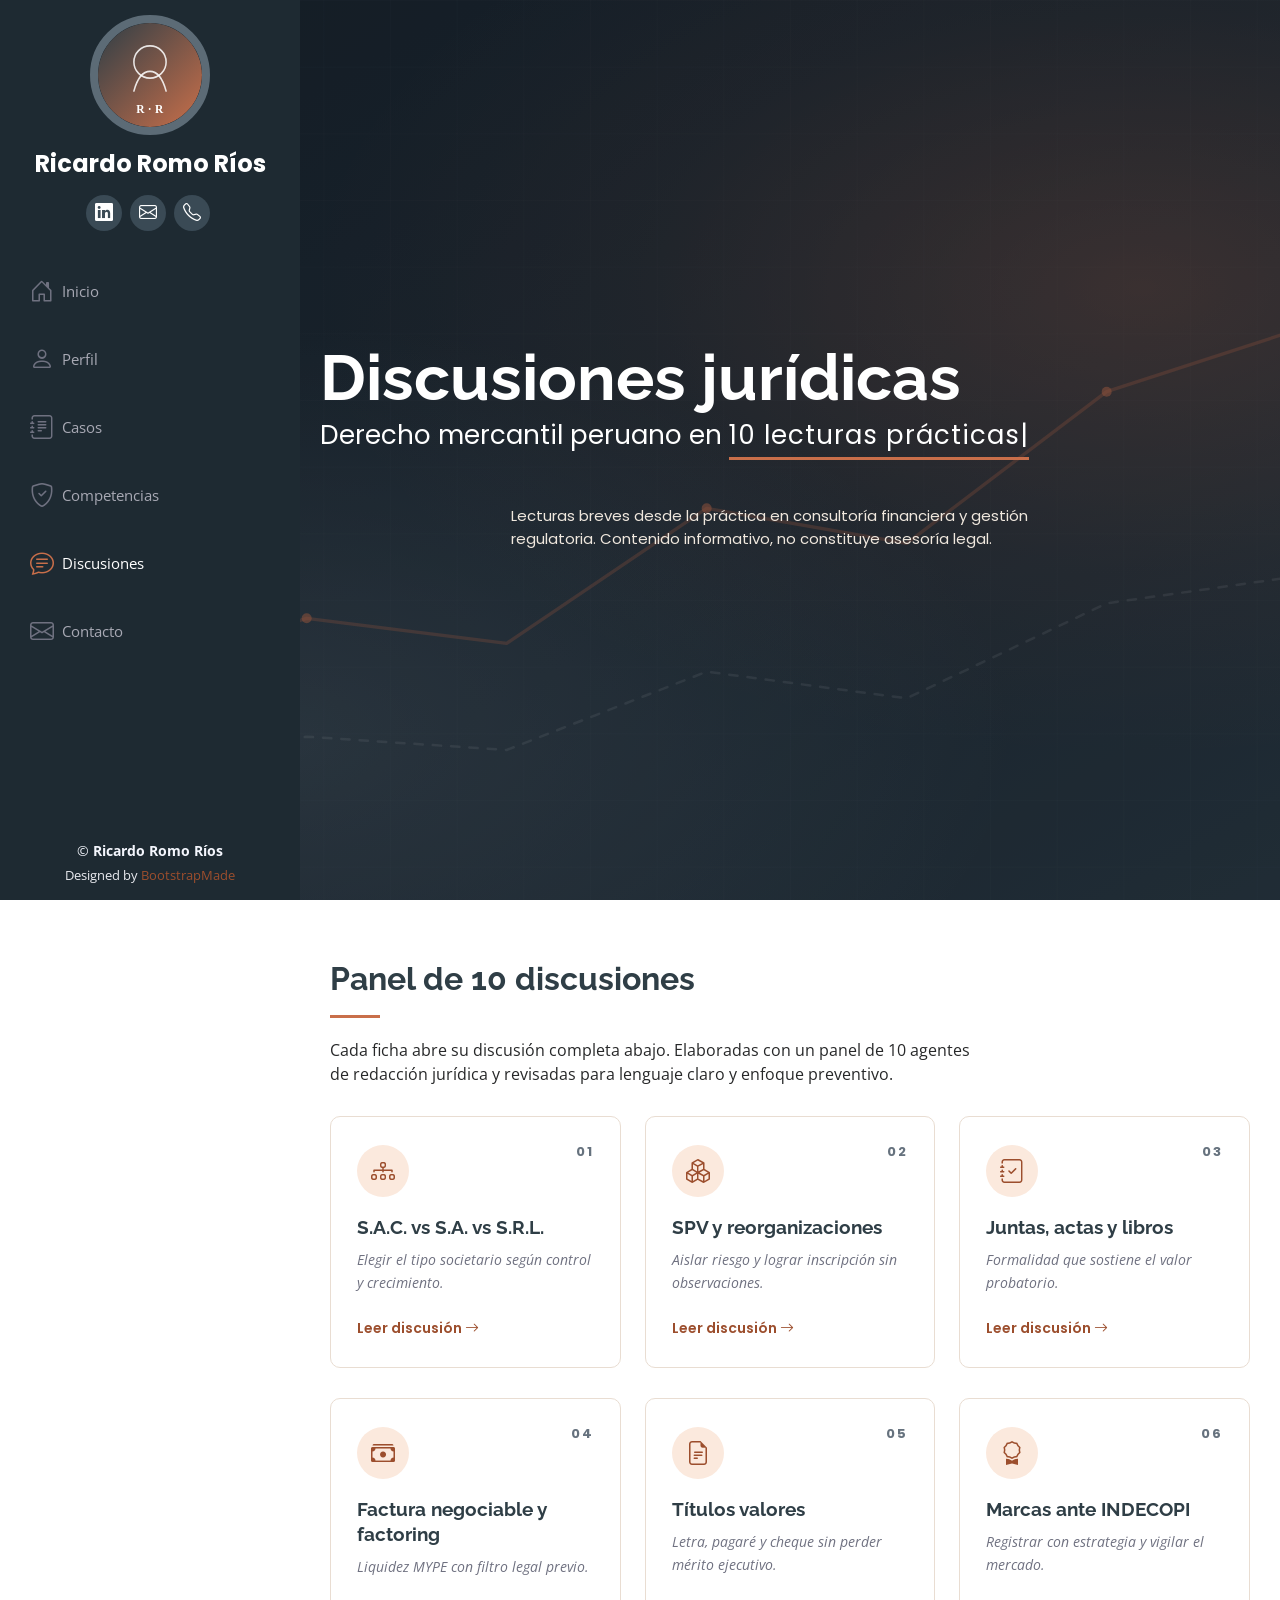
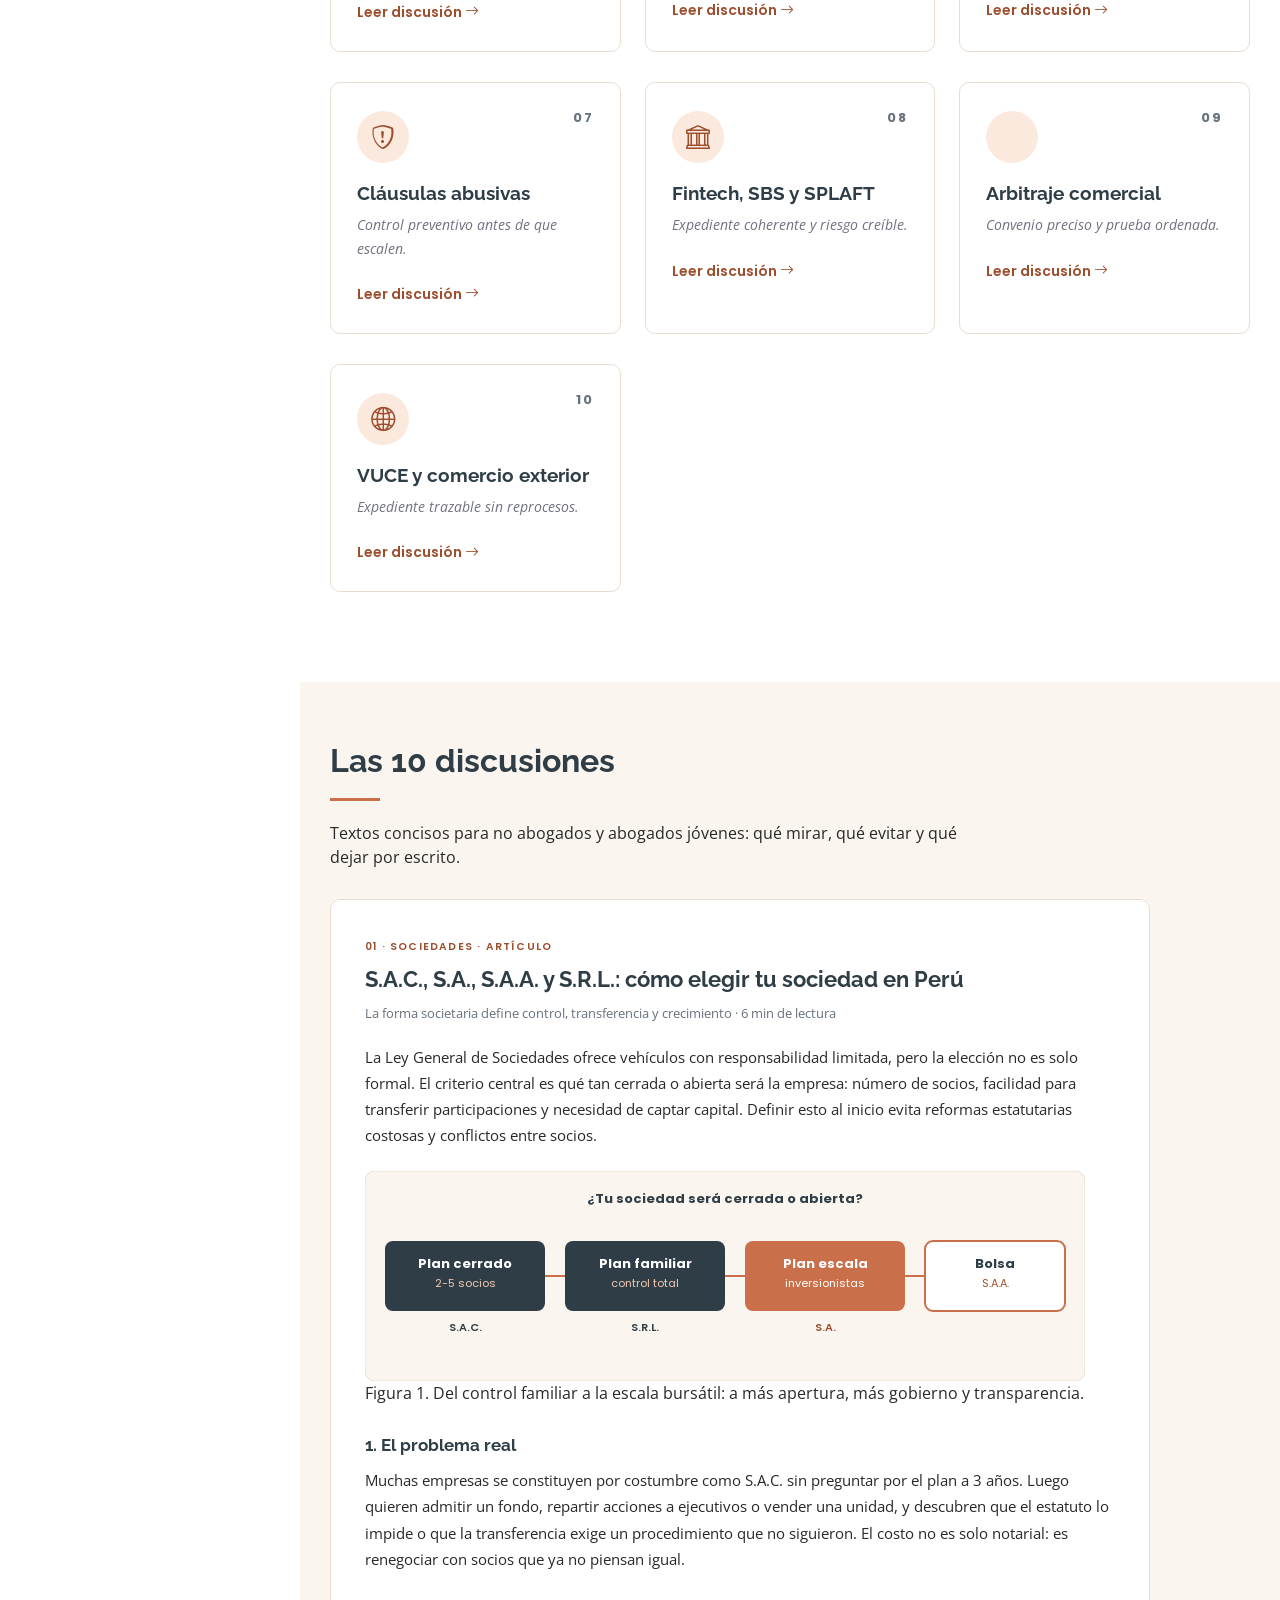
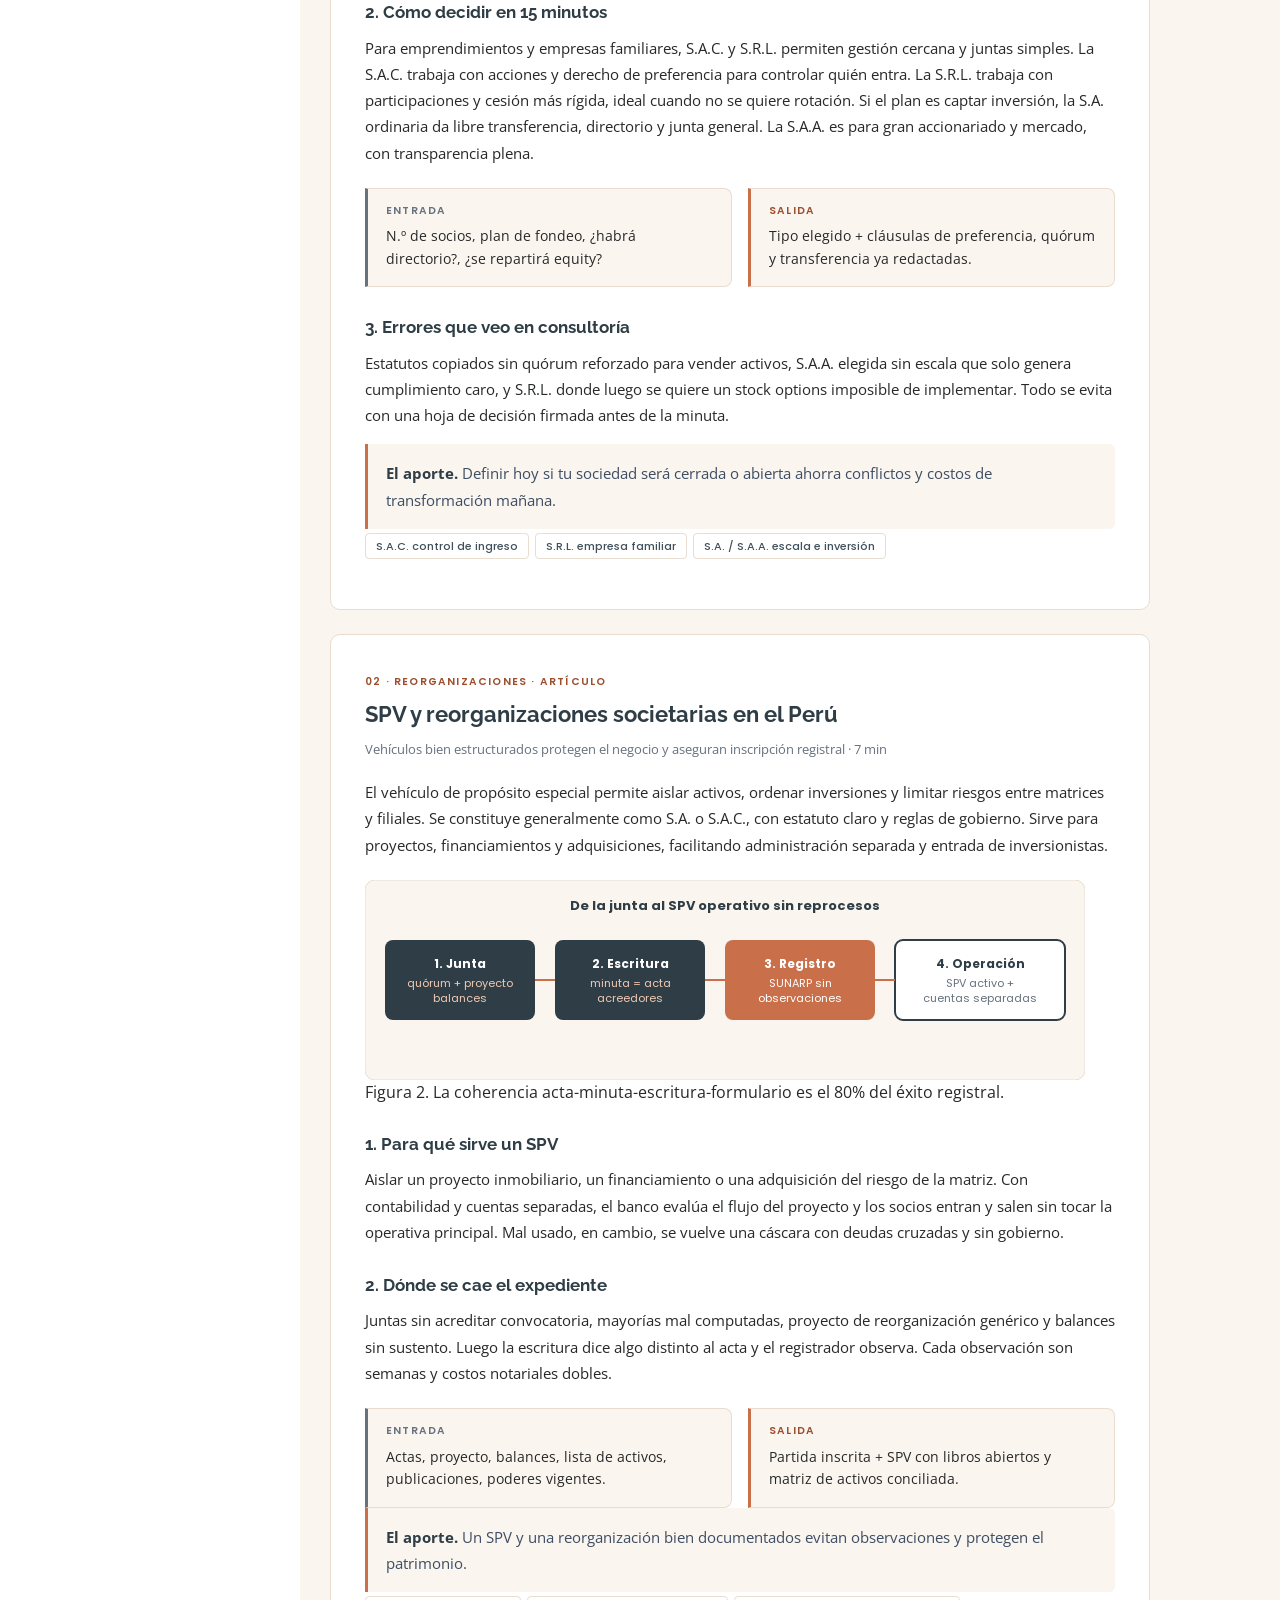
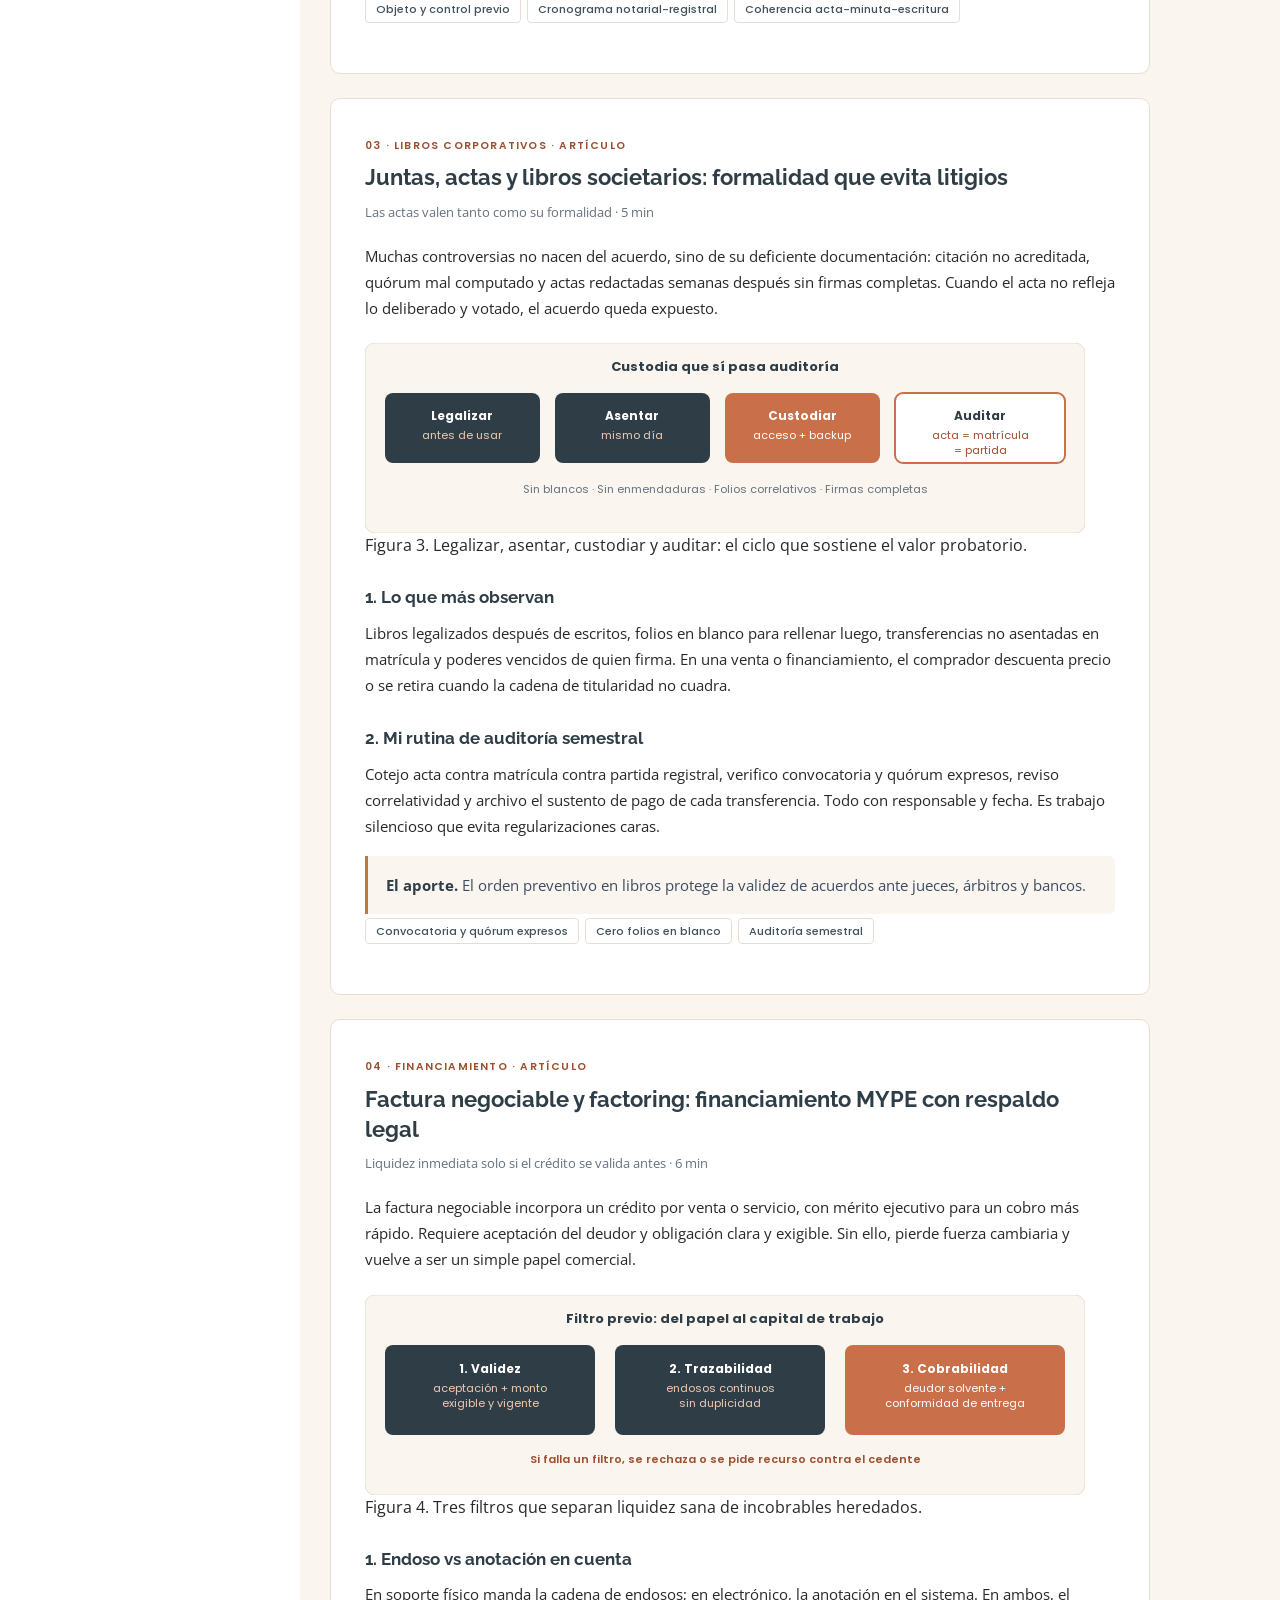
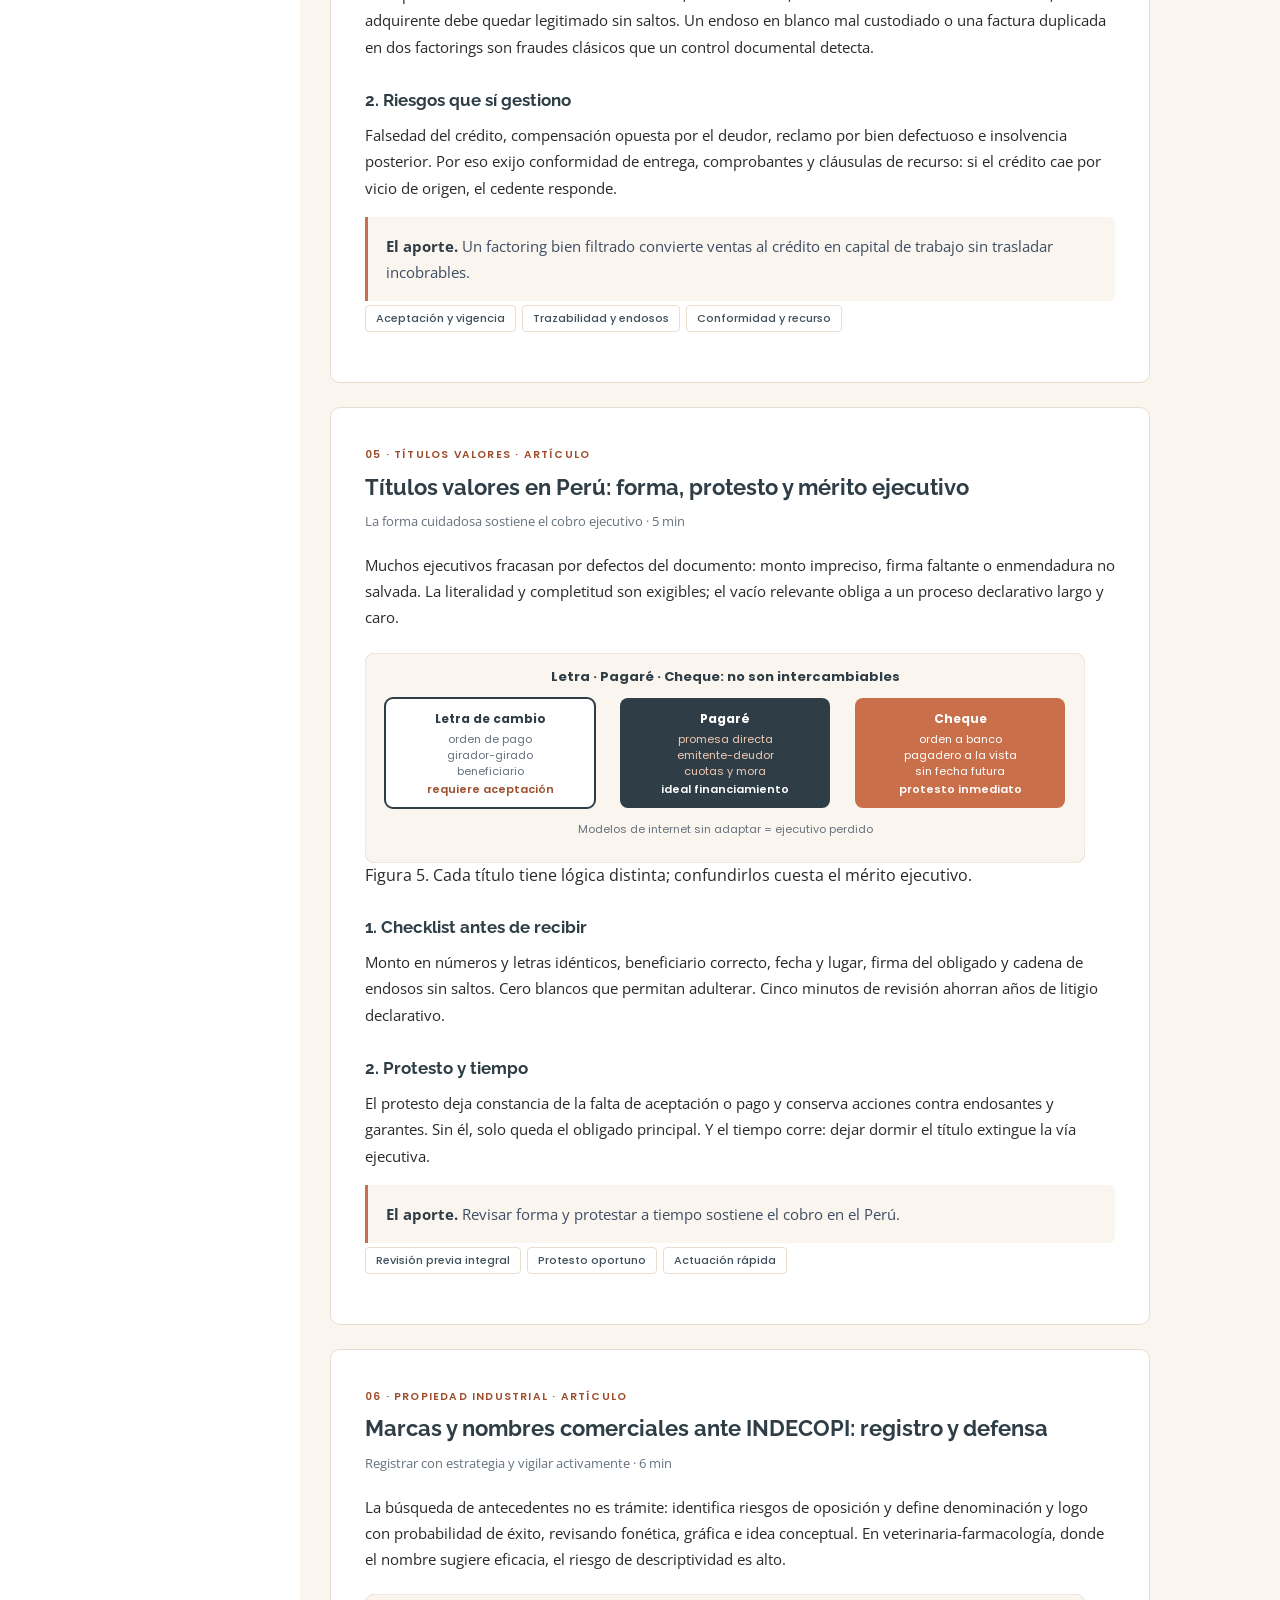
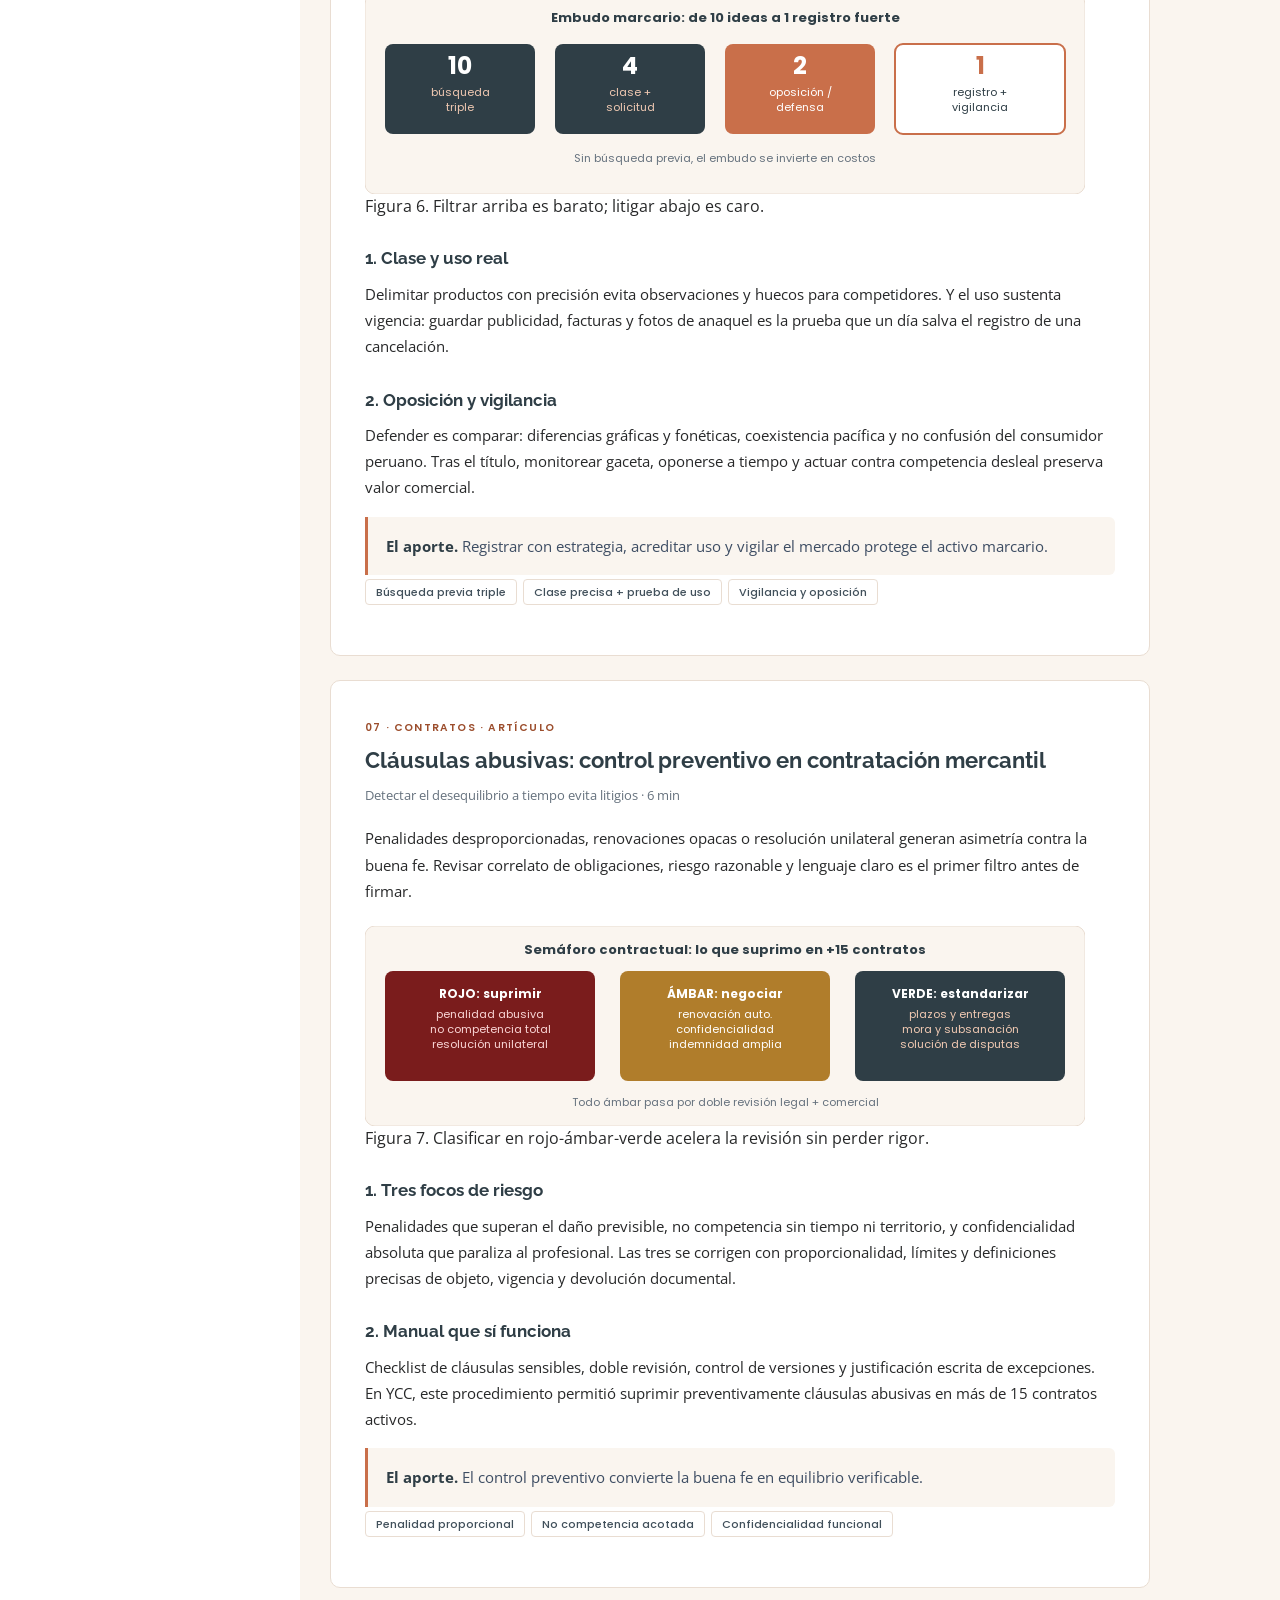
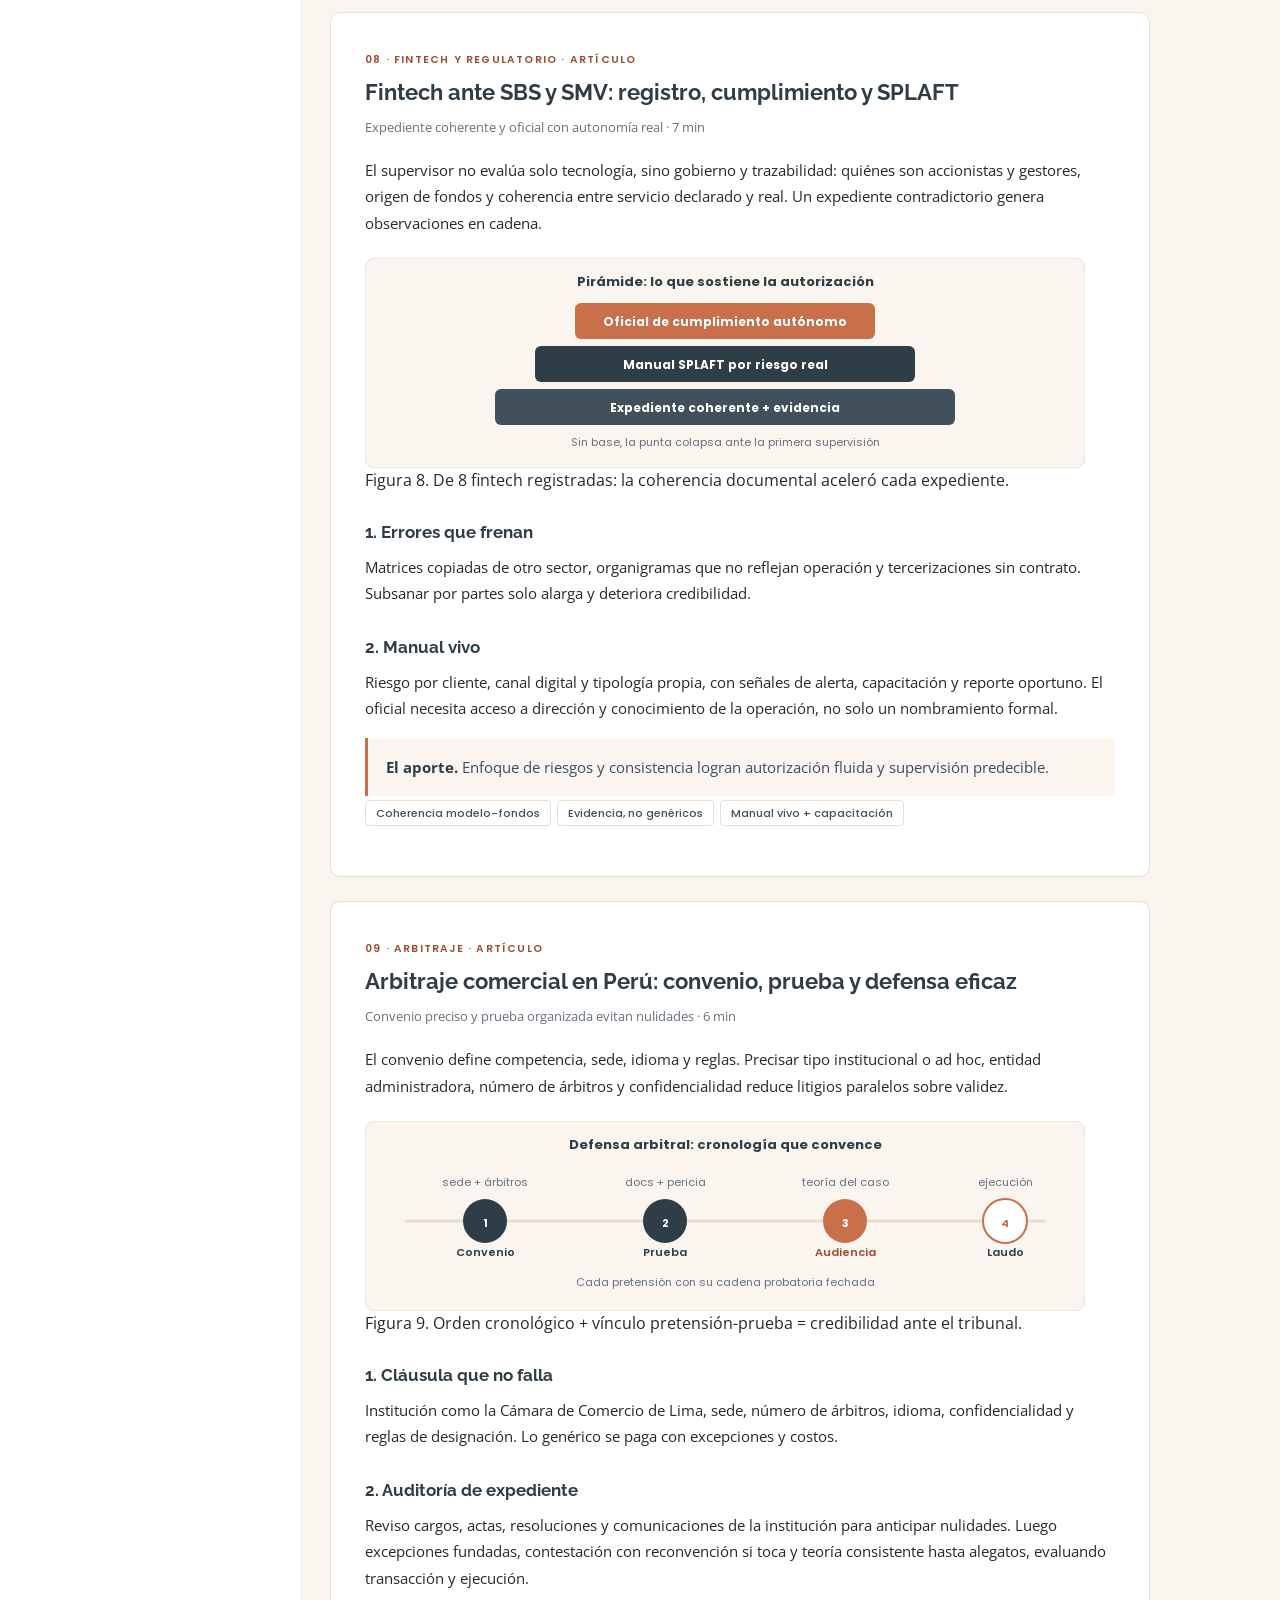
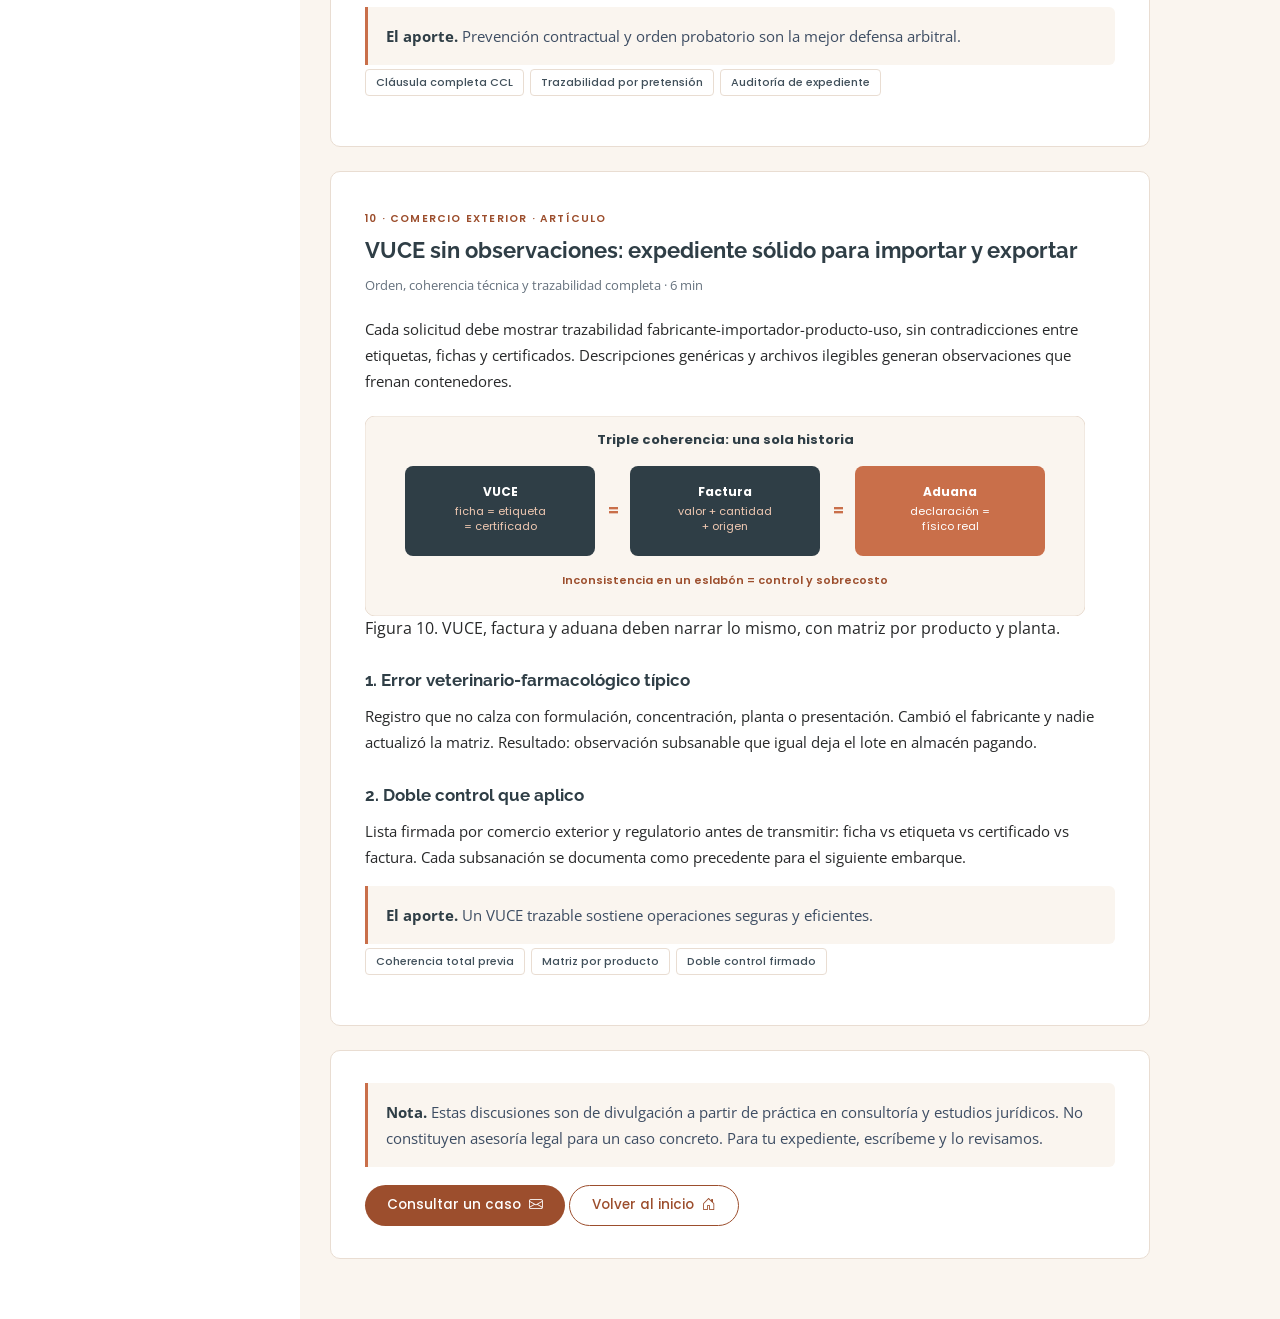
<file: discusiones-juridicas.html>
<!DOCTYPE html>
<html lang="es">

<head>
  <meta charset="utf-8">
  <meta name="viewport" content="width=device-width, initial-scale=1.0">

  <title>Discusiones jurídicas — Derecho mercantil peruano | Ricardo Romo Ríos</title>
  <meta name="description" content="10 discusiones jurídicas sobre derecho mercantil peruano: sociedades, SPV, libros corporativos, factoring, títulos valores, marcas INDECOPI, contratos, fintech SBS/SMV, arbitraje y VUCE. Por Ricardo Romo Ríos.">
  <meta name="author" content="Ricardo Romo Ríos">
  <meta name="robots" content="index, follow, max-image-preview:large, max-snippet:-1">
  <meta name="theme-color" content="#9C4E2D">

  <meta property="og:type" content="website">
  <meta property="og:site_name" content="Ricardo Romo Ríos">
  <meta property="og:locale" content="es_PE">
  <meta property="og:title" content="Discusiones jurídicas — Derecho mercantil peruano">
  <meta property="og:description" content="Sociedades, factoring, títulos valores, marcas, contratos, fintech, arbitraje y VUCE: 10 lecturas prácticas desde la experiencia en consultoría.">
  <meta property="og:image" content="assets/img/ricardo-romo.svg">

  <link rel="icon" href="assets/img/favicon.svg?v=2" type="image/svg+xml">

  <link rel="preconnect" href="https://fonts.googleapis.com">
  <link rel="preconnect" href="https://fonts.gstatic.com" crossorigin>
  <link href="https://fonts.googleapis.com/css?family=Open+Sans:400,700|Raleway:400,600,700|Poppins:400,500,600,700&display=swap" rel="stylesheet">

  <link href="assets/vendor/aos/aos.css" rel="stylesheet" media="print" onload="this.media='all'">
  <link href="assets/vendor/bootstrap/css/bootstrap.min.css" rel="stylesheet">
  <link href="assets/vendor/bootstrap-icons/bootstrap-icons.css" rel="stylesheet">

  <link href="assets/css/style.css" rel="stylesheet">
  <link href="assets/css/custom.css" rel="stylesheet">

  <!-- Plantilla iPortfolio + custom.css Pizarra + Terracota -->
</head>

<body>

  <a href="#main" class="skip-link">Saltar al contenido</a>

  <button type="button" class="bi bi-list mobile-nav-toggle d-xl-none"
          aria-label="Abrir menú de navegación" aria-expanded="false" aria-controls="navbar"></button>

  <!-- ======= Header ======= -->
  <header id="header">
    <div class="d-flex flex-column">

      <div class="profile">
        <img decoding="async" width="400" height="400" src="assets/img/ricardo-romo.svg" alt="Monograma RR de Ricardo Romo Ríos" class="img-fluid rounded-circle">
        <div class="site-name text-light"><a href="index.html">Ricardo Romo Ríos</a></div>
        <div class="social-links mt-3 text-center">
          <a href="https://linkedin.com/in/ricardo-romo-rios-268002386/" class="linkedin"
             rel="me noopener" target="_blank" aria-label="LinkedIn de Ricardo Romo Ríos"><i class="bi bi-linkedin" aria-hidden="true"></i></a>
          <a href="mailto:Ricardoromorios2006@gmail.com" class="email" aria-label="Escribir un correo a Ricardo Romo Ríos"><i class="bi bi-envelope" aria-hidden="true"></i></a>
          <a href="tel:+51943396907" class="phone" aria-label="Llamar a Ricardo Romo Ríos"><i class="bi bi-telephone" aria-hidden="true"></i></a>
        </div>
      </div>

      <nav id="navbar" class="nav-menu navbar" aria-label="Navegación principal">
        <ul>
          <li><a href="index.html#hero" class="nav-link"><i class="bi bi-house-door" aria-hidden="true"></i> <span>Inicio</span></a></li>
          <li><a href="index.html#about" class="nav-link"><i class="bi bi-person" aria-hidden="true"></i> <span>Perfil</span></a></li>
          <li><a href="index.html#proyectos" class="nav-link"><i class="bi bi-journal-text" aria-hidden="true"></i> <span>Casos</span></a></li>
          <li><a href="index.html#agents" class="nav-link"><i class="bi bi-shield-check" aria-hidden="true"></i> <span>Competencias</span></a></li>
          <li><a href="discusiones-juridicas.html" class="nav-link active"><i class="bi bi-chat-text" aria-hidden="true"></i> <span>Discusiones</span></a></li>
          <li><a href="index.html#contact" class="nav-link"><i class="bi bi-envelope" aria-hidden="true"></i> <span>Contacto</span></a></li>
        </ul>
      </nav>
    </div>
  </header><!-- End Header -->

  <main id="main">

    <!-- ======= Hero ======= -->
    <section id="hero" class="d-flex flex-column justify-content-center align-items-center" style="min-height:42vh;">
      <div class="hero-container" data-aos="fade-in">
        <h1>Discusiones jurídicas</h1>
        <p>Derecho mercantil peruano en <span class="typed" data-typed-items="10 lecturas prácticas,sociedades y SPV,factoring y títulos valores,marcas, contratos y arbitraje,fintech, VUCE y compliance"></span></p>
        <p style="font-size:15px;max-width:62ch;margin:18px auto 0 auto;color:#f0e8de;">Lecturas breves desde la práctica en consultoría financiera y gestión regulatoria. Contenido informativo, no constituye asesoría legal.</p>
      </div>
    </section><!-- End Hero -->

    <!-- ======= Panel ======= -->
    <section id="panel" class="agents" aria-labelledby="panel-title">
      <div class="container">
        <div class="section-title">
          <h2 id="panel-title">Panel de 10 discusiones</h2>
          <p>Cada ficha abre su discusión completa abajo. Elaboradas con un panel de 10 agentes de redacción jurídica y revisadas para lenguaje claro y enfoque preventivo.</p>
        </div>

        <div class="row agents-grid">
          <div class="col-lg-4 col-md-6 d-flex align-items-stretch" data-aos="fade-up">
            <article class="agent-card">
              <header class="agent-head"><div class="agent-icon"><i class="bi bi-diagram-3" aria-hidden="true"></i></div><div class="agent-tags"><span class="agent-id">01</span></div></header>
              <h3 class="agent-name">S.A.C. vs S.A. vs S.R.L.</h3>
              <p class="agent-tagline">Elegir el tipo societario según control y crecimiento.</p>
              <a class="agent-cta" href="#d1">Leer discusión <i class="bi bi-arrow-right" aria-hidden="true"></i></a>
            </article>
          </div>
          <div class="col-lg-4 col-md-6 d-flex align-items-stretch" data-aos="fade-up" data-aos-delay="50">
            <article class="agent-card">
              <header class="agent-head"><div class="agent-icon"><i class="bi bi-boxes" aria-hidden="true"></i></div><div class="agent-tags"><span class="agent-id">02</span></div></header>
              <h3 class="agent-name">SPV y reorganizaciones</h3>
              <p class="agent-tagline">Aislar riesgo y lograr inscripción sin observaciones.</p>
              <a class="agent-cta" href="#d2">Leer discusión <i class="bi bi-arrow-right" aria-hidden="true"></i></a>
            </article>
          </div>
          <div class="col-lg-4 col-md-6 d-flex align-items-stretch" data-aos="fade-up" data-aos-delay="100">
            <article class="agent-card">
              <header class="agent-head"><div class="agent-icon"><i class="bi bi-journal-check" aria-hidden="true"></i></div><div class="agent-tags"><span class="agent-id">03</span></div></header>
              <h3 class="agent-name">Juntas, actas y libros</h3>
              <p class="agent-tagline">Formalidad que sostiene el valor probatorio.</p>
              <a class="agent-cta" href="#d3">Leer discusión <i class="bi bi-arrow-right" aria-hidden="true"></i></a>
            </article>
          </div>
          <div class="col-lg-4 col-md-6 d-flex align-items-stretch" data-aos="fade-up">
            <article class="agent-card">
              <header class="agent-head"><div class="agent-icon"><i class="bi bi-cash-stack" aria-hidden="true"></i></div><div class="agent-tags"><span class="agent-id">04</span></div></header>
              <h3 class="agent-name">Factura negociable y factoring</h3>
              <p class="agent-tagline">Liquidez MYPE con filtro legal previo.</p>
              <a class="agent-cta" href="#d4">Leer discusión <i class="bi bi-arrow-right" aria-hidden="true"></i></a>
            </article>
          </div>
          <div class="col-lg-4 col-md-6 d-flex align-items-stretch" data-aos="fade-up" data-aos-delay="50">
            <article class="agent-card">
              <header class="agent-head"><div class="agent-icon"><i class="bi bi-file-earmark-text" aria-hidden="true"></i></div><div class="agent-tags"><span class="agent-id">05</span></div></header>
              <h3 class="agent-name">Títulos valores</h3>
              <p class="agent-tagline">Letra, pagaré y cheque sin perder mérito ejecutivo.</p>
              <a class="agent-cta" href="#d5">Leer discusión <i class="bi bi-arrow-right" aria-hidden="true"></i></a>
            </article>
          </div>
          <div class="col-lg-4 col-md-6 d-flex align-items-stretch" data-aos="fade-up" data-aos-delay="100">
            <article class="agent-card">
              <header class="agent-head"><div class="agent-icon"><i class="bi bi-award" aria-hidden="true"></i></div><div class="agent-tags"><span class="agent-id">06</span></div></header>
              <h3 class="agent-name">Marcas ante INDECOPI</h3>
              <p class="agent-tagline">Registrar con estrategia y vigilar el mercado.</p>
              <a class="agent-cta" href="#d6">Leer discusión <i class="bi bi-arrow-right" aria-hidden="true"></i></a>
            </article>
          </div>
          <div class="col-lg-4 col-md-6 d-flex align-items-stretch" data-aos="fade-up">
            <article class="agent-card">
              <header class="agent-head"><div class="agent-icon"><i class="bi bi-shield-exclamation" aria-hidden="true"></i></div><div class="agent-tags"><span class="agent-id">07</span></div></header>
              <h3 class="agent-name">Cláusulas abusivas</h3>
              <p class="agent-tagline">Control preventivo antes de que escalen.</p>
              <a class="agent-cta" href="#d7">Leer discusión <i class="bi bi-arrow-right" aria-hidden="true"></i></a>
            </article>
          </div>
          <div class="col-lg-4 col-md-6 d-flex align-items-stretch" data-aos="fade-up" data-aos-delay="50">
            <article class="agent-card">
              <header class="agent-head"><div class="agent-icon"><i class="bi bi-bank" aria-hidden="true"></i></div><div class="agent-tags"><span class="agent-id">08</span></div></header>
              <h3 class="agent-name">Fintech, SBS y SPLAFT</h3>
              <p class="agent-tagline">Expediente coherente y riesgo creíble.</p>
              <a class="agent-cta" href="#d8">Leer discusión <i class="bi bi-arrow-right" aria-hidden="true"></i></a>
            </article>
          </div>
          <div class="col-lg-4 col-md-6 d-flex align-items-stretch" data-aos="fade-up" data-aos-delay="100">
            <article class="agent-card">
              <header class="agent-head"><div class="agent-icon"><i class="bi bi-scale" aria-hidden="true"></i></div><div class="agent-tags"><span class="agent-id">09</span></div></header>
              <h3 class="agent-name">Arbitraje comercial</h3>
              <p class="agent-tagline">Convenio preciso y prueba ordenada.</p>
              <a class="agent-cta" href="#d9">Leer discusión <i class="bi bi-arrow-right" aria-hidden="true"></i></a>
            </article>
          </div>
          <div class="col-lg-4 col-md-6 d-flex align-items-stretch" data-aos="fade-up">
            <article class="agent-card">
              <header class="agent-head"><div class="agent-icon"><i class="bi bi-globe2" aria-hidden="true"></i></div><div class="agent-tags"><span class="agent-id">10</span></div></header>
              <h3 class="agent-name">VUCE y comercio exterior</h3>
              <p class="agent-tagline">Expediente trazable sin reprocesos.</p>
              <a class="agent-cta" href="#d10">Leer discusión <i class="bi bi-arrow-right" aria-hidden="true"></i></a>
            </article>
          </div>
        </div>

      </div>
    </section><!-- End Panel -->

    <!-- ======= Discusiones ======= -->
    <section id="discusiones" class="research section-bg" aria-labelledby="discusiones-title">
      <div class="container">
        <div class="section-title">
          <h2 id="discusiones-title">Las 10 discusiones</h2>
          <p>Textos concisos para no abogados y abogados jóvenes: qué mirar, qué evitar y qué dejar por escrito.</p>
        </div>

        <div class="row" data-aos="fade-up" id="d1">
          <div class="col-lg-12 d-flex align-items-stretch">
            <article class="paper w-100">
              <header class="paper-head"><span class="paper-tipo">01 · Sociedades · Artículo</span><h3 class="paper-titulo">S.A.C., S.A., S.A.A. y S.R.L.: cómo elegir tu sociedad en Perú</h3><p class="paper-meta">La forma societaria define control, transferencia y crecimiento · 6 min de lectura</p></header>
              <div class="paper-body">
                <p>La Ley General de Sociedades ofrece vehículos con responsabilidad limitada, pero la elección no es solo formal. El criterio central es qué tan cerrada o abierta será la empresa: número de socios, facilidad para transferir participaciones y necesidad de captar capital. Definir esto al inicio evita reformas estatutarias costosas y conflictos entre socios.</p>
                <figure class="paper-figura" role="img" aria-label="Diagrama de elección del tipo societario según control y crecimiento">
                  <svg xmlns="http://www.w3.org/2000/svg" width="720" height="210" viewBox="0 0 720 210" font-family="Poppins, Arial, sans-serif">
                    <rect x="0" y="0" width="720" height="210" rx="10" fill="#FAF5EF" stroke="#E9DDD2"/>
                    <rect x="20" y="70" width="160" height="70" rx="8" fill="#2F3E46"/><text x="100" y="97" text-anchor="middle" fill="#fff" font-size="13" font-weight="700">Plan cerrado</text><text x="100" y="116" text-anchor="middle" fill="#F0C9B2" font-size="11">2-5 socios</text>
                    <rect x="200" y="70" width="160" height="70" rx="8" fill="#2F3E46"/><text x="280" y="97" text-anchor="middle" fill="#fff" font-size="13" font-weight="700">Plan familiar</text><text x="280" y="116" text-anchor="middle" fill="#F0C9B2" font-size="11">control total</text>
                    <rect x="380" y="70" width="160" height="70" rx="8" fill="#C96F4A"/><text x="460" y="97" text-anchor="middle" fill="#fff" font-size="13" font-weight="700">Plan escala</text><text x="460" y="116" text-anchor="middle" fill="#fff" font-size="11">inversionistas</text>
                    <rect x="560" y="70" width="140" height="70" rx="8" fill="#fff" stroke="#C96F4A" stroke-width="2"/><text x="630" y="97" text-anchor="middle" fill="#2F3E46" font-size="13" font-weight="700">Bolsa</text><text x="630" y="116" text-anchor="middle" fill="#9C4E2D" font-size="11">S.A.A.</text>
                    <text x="100" y="160" text-anchor="middle" fill="#2F3E46" font-size="11" font-weight="600">S.A.C.</text><text x="280" y="160" text-anchor="middle" fill="#2F3E46" font-size="11" font-weight="600">S.R.L.</text><text x="460" y="160" text-anchor="middle" fill="#9C4E2D" font-size="11" font-weight="600">S.A.</text>
                    <text x="360" y="32" text-anchor="middle" fill="#2F3E46" font-size="13" font-weight="700">¿Tu sociedad será cerrada o abierta?</text>
                    <line x1="180" y1="105" x2="200" y2="105" stroke="#C96F4A" stroke-width="2"/><line x1="360" y1="105" x2="380" y2="105" stroke="#C96F4A" stroke-width="2"/><line x1="540" y1="105" x2="560" y2="105" stroke="#C96F4A" stroke-width="2"/>
                  </svg>
                  <figcaption>Figura 1. Del control familiar a la escala bursátil: a más apertura, más gobierno y transparencia.</figcaption>
                </figure>
                <h4 class="paper-sub">1. El problema real</h4>
                <p>Muchas empresas se constituyen por costumbre como S.A.C. sin preguntar por el plan a 3 años. Luego quieren admitir un fondo, repartir acciones a ejecutivos o vender una unidad, y descubren que el estatuto lo impide o que la transferencia exige un procedimiento que no siguieron. El costo no es solo notarial: es renegociar con socios que ya no piensan igual.</p>
                <h4 class="paper-sub">2. Cómo decidir en 15 minutos</h4>
                <p>Para emprendimientos y empresas familiares, S.A.C. y S.R.L. permiten gestión cercana y juntas simples. La S.A.C. trabaja con acciones y derecho de preferencia para controlar quién entra. La S.R.L. trabaja con participaciones y cesión más rígida, ideal cuando no se quiere rotación. Si el plan es captar inversión, la S.A. ordinaria da libre transferencia, directorio y junta general. La S.A.A. es para gran accionariado y mercado, con transparencia plena.</p>
                <div class="io-grid"><div class="io-bloque"><h3>Entrada</h3><p>N.º de socios, plan de fondeo, ¿habrá directorio?, ¿se repartirá equity?</p></div><div class="io-bloque io-bloque--salida"><h3>Salida</h3><p>Tipo elegido + cláusulas de preferencia, quórum y transferencia ya redactadas.</p></div></div>
                <h4 class="paper-sub">3. Errores que veo en consultoría</h4>
                <p>Estatutos copiados sin quórum reforzado para vender activos, S.A.A. elegida sin escala que solo genera cumplimiento caro, y S.R.L. donde luego se quiere un stock options imposible de implementar. Todo se evita con una hoja de decisión firmada antes de la minuta.</p>
                <p class="paper-hallazgo"><strong>El aporte.</strong> Definir hoy si tu sociedad será cerrada o abierta ahorra conflictos y costos de transformación mañana.</p>
                <ul class="proyecto-tech"><li>S.A.C. control de ingreso</li><li>S.R.L. empresa familiar</li><li>S.A. / S.A.A. escala e inversión</li></ul>
              </div>
            </article>
          </div>
        </div>

        <div class="row mt-4" data-aos="fade-up" id="d2">
          <div class="col-lg-12 d-flex align-items-stretch">
            <article class="paper w-100">
              <header class="paper-head"><span class="paper-tipo">02 · Reorganizaciones · Artículo</span><h3 class="paper-titulo">SPV y reorganizaciones societarias en el Perú</h3><p class="paper-meta">Vehículos bien estructurados protegen el negocio y aseguran inscripción registral · 7 min</p></header>
              <div class="paper-body">
                <p>El vehículo de propósito especial permite aislar activos, ordenar inversiones y limitar riesgos entre matrices y filiales. Se constituye generalmente como S.A. o S.A.C., con estatuto claro y reglas de gobierno. Sirve para proyectos, financiamientos y adquisiciones, facilitando administración separada y entrada de inversionistas.</p>
                <figure class="paper-figura" role="img" aria-label="Flujo de reorganización: junta, escritura y registro">
                  <svg xmlns="http://www.w3.org/2000/svg" width="720" height="200" viewBox="0 0 720 200" font-family="Poppins, Arial, sans-serif">
                    <rect x="0" y="0" width="720" height="200" rx="10" fill="#FAF5EF" stroke="#E9DDD2"/>
                    <rect x="20" y="60" width="150" height="80" rx="8" fill="#2F3E46"/><text x="95" y="88" text-anchor="middle" fill="#fff" font-size="12" font-weight="700">1. Junta</text><text x="95" y="107" text-anchor="middle" fill="#F0C9B2" font-size="11">quórum + proyecto</text><text x="95" y="122" text-anchor="middle" fill="#F0C9B2" font-size="11">balances</text>
                    <rect x="190" y="60" width="150" height="80" rx="8" fill="#2F3E46"/><text x="265" y="88" text-anchor="middle" fill="#fff" font-size="12" font-weight="700">2. Escritura</text><text x="265" y="107" text-anchor="middle" fill="#F0C9B2" font-size="11">minuta = acta</text><text x="265" y="122" text-anchor="middle" fill="#F0C9B2" font-size="11">acreedores</text>
                    <rect x="360" y="60" width="150" height="80" rx="8" fill="#C96F4A"/><text x="435" y="88" text-anchor="middle" fill="#fff" font-size="12" font-weight="700">3. Registro</text><text x="435" y="107" text-anchor="middle" fill="#fff" font-size="11">SUNARP sin</text><text x="435" y="122" text-anchor="middle" fill="#fff" font-size="11">observaciones</text>
                    <rect x="530" y="60" width="170" height="80" rx="8" fill="#fff" stroke="#2F3E46" stroke-width="2"/><text x="615" y="88" text-anchor="middle" fill="#2F3E46" font-size="12" font-weight="700">4. Operación</text><text x="615" y="107" text-anchor="middle" fill="#66727E" font-size="11">SPV activo +</text><text x="615" y="122" text-anchor="middle" fill="#66727E" font-size="11">cuentas separadas</text>
                    <line x1="170" y1="100" x2="190" y2="100" stroke="#C96F4A" stroke-width="2"/><line x1="340" y1="100" x2="360" y2="100" stroke="#C96F4A" stroke-width="2"/><line x1="510" y1="100" x2="530" y2="100" stroke="#C96F4A" stroke-width="2"/>
                    <text x="360" y="30" text-anchor="middle" fill="#2F3E46" font-size="13" font-weight="700">De la junta al SPV operativo sin reprocesos</text>
                  </svg>
                  <figcaption>Figura 2. La coherencia acta-minuta-escritura-formulario es el 80% del éxito registral.</figcaption>
                </figure>
                <h4 class="paper-sub">1. Para qué sirve un SPV</h4>
                <p>Aislar un proyecto inmobiliario, un financiamiento o una adquisición del riesgo de la matriz. Con contabilidad y cuentas separadas, el banco evalúa el flujo del proyecto y los socios entran y salen sin tocar la operativa principal. Mal usado, en cambio, se vuelve una cáscara con deudas cruzadas y sin gobierno.</p>
                <h4 class="paper-sub">2. Dónde se cae el expediente</h4>
                <p>Juntas sin acreditar convocatoria, mayorías mal computadas, proyecto de reorganización genérico y balances sin sustento. Luego la escritura dice algo distinto al acta y el registrador observa. Cada observación son semanas y costos notariales dobles.</p>
                <div class="io-grid"><div class="io-bloque"><h3>Entrada</h3><p>Actas, proyecto, balances, lista de activos, publicaciones, poderes vigentes.</p></div><div class="io-bloque io-bloque--salida"><h3>Salida</h3><p>Partida inscrita + SPV con libros abiertos y matriz de activos conciliada.</p></div></div>
                <p class="paper-hallazgo"><strong>El aporte.</strong> Un SPV y una reorganización bien documentados evitan observaciones y protegen el patrimonio.</p>
                <ul class="proyecto-tech"><li>Objeto y control previo</li><li>Cronograma notarial-registral</li><li>Coherencia acta-minuta-escritura</li></ul>
              </div>
            </article>
          </div>
        </div>

        <div class="row mt-4" data-aos="fade-up" id="d3">
          <div class="col-lg-12 d-flex align-items-stretch">
            <article class="paper w-100">
              <header class="paper-head"><span class="paper-tipo">03 · Libros corporativos · Artículo</span><h3 class="paper-titulo">Juntas, actas y libros societarios: formalidad que evita litigios</h3><p class="paper-meta">Las actas valen tanto como su formalidad · 5 min</p></header>
              <div class="paper-body">
                <p>Muchas controversias no nacen del acuerdo, sino de su deficiente documentación: citación no acreditada, quórum mal computado y actas redactadas semanas después sin firmas completas. Cuando el acta no refleja lo deliberado y votado, el acuerdo queda expuesto.</p>
                <figure class="paper-figura" role="img" aria-label="Ciclo de custodia de libros corporativos">
                  <svg xmlns="http://www.w3.org/2000/svg" width="720" height="190" viewBox="0 0 720 190" font-family="Poppins, Arial, sans-serif">
                    <rect x="0" y="0" width="720" height="190" rx="10" fill="#FAF5EF" stroke="#E9DDD2"/>
                    <text x="360" y="28" text-anchor="middle" fill="#2F3E46" font-size="13" font-weight="700">Custodia que sí pasa auditoría</text>
                    <rect x="20" y="50" width="155" height="70" rx="8" fill="#2F3E46"/><text x="97" y="77" text-anchor="middle" fill="#fff" font-size="12" font-weight="700">Legalizar</text><text x="97" y="96" text-anchor="middle" fill="#F0C9B2" font-size="11">antes de usar</text>
                    <rect x="190" y="50" width="155" height="70" rx="8" fill="#2F3E46"/><text x="267" y="77" text-anchor="middle" fill="#fff" font-size="12" font-weight="700">Asentar</text><text x="267" y="96" text-anchor="middle" fill="#F0C9B2" font-size="11">mismo día</text>
                    <rect x="360" y="50" width="155" height="70" rx="8" fill="#C96F4A"/><text x="437" y="77" text-anchor="middle" fill="#fff" font-size="12" font-weight="700">Custodiar</text><text x="437" y="96" text-anchor="middle" fill="#fff" font-size="11">acceso + backup</text>
                    <rect x="530" y="50" width="170" height="70" rx="8" fill="#fff" stroke="#C96F4A" stroke-width="2"/><text x="615" y="77" text-anchor="middle" fill="#2F3E46" font-size="12" font-weight="700">Auditar</text><text x="615" y="96" text-anchor="middle" fill="#9C4E2D" font-size="11">acta = matrícula</text><text x="615" y="111" text-anchor="middle" fill="#9C4E2D" font-size="11">= partida</text>
                    <text x="360" y="150" text-anchor="middle" fill="#66727E" font-size="11">Sin blancos · Sin enmendaduras · Folios correlativos · Firmas completas</text>
                  </svg>
                  <figcaption>Figura 3. Legalizar, asentar, custodiar y auditar: el ciclo que sostiene el valor probatorio.</figcaption>
                </figure>
                <h4 class="paper-sub">1. Lo que más observan</h4>
                <p>Libros legalizados después de escritos, folios en blanco para rellenar luego, transferencias no asentadas en matrícula y poderes vencidos de quien firma. En una venta o financiamiento, el comprador descuenta precio o se retira cuando la cadena de titularidad no cuadra.</p>
                <h4 class="paper-sub">2. Mi rutina de auditoría semestral</h4>
                <p>Cotejo acta contra matrícula contra partida registral, verifico convocatoria y quórum expresos, reviso correlatividad y archivo el sustento de pago de cada transferencia. Todo con responsable y fecha. Es trabajo silencioso que evita regularizaciones caras.</p>
                <p class="paper-hallazgo"><strong>El aporte.</strong> El orden preventivo en libros protege la validez de acuerdos ante jueces, árbitros y bancos.</p>
                <ul class="proyecto-tech"><li>Convocatoria y quórum expresos</li><li>Cero folios en blanco</li><li>Auditoría semestral</li></ul>
              </div>
            </article>
          </div>
        </div>

        <div class="row mt-4" data-aos="fade-up" id="d4">
          <div class="col-lg-12 d-flex align-items-stretch">
            <article class="paper w-100">
              <header class="paper-head"><span class="paper-tipo">04 · Financiamiento · Artículo</span><h3 class="paper-titulo">Factura negociable y factoring: financiamiento MYPE con respaldo legal</h3><p class="paper-meta">Liquidez inmediata solo si el crédito se valida antes · 6 min</p></header>
              <div class="paper-body">
                <p>La factura negociable incorpora un crédito por venta o servicio, con mérito ejecutivo para un cobro más rápido. Requiere aceptación del deudor y obligación clara y exigible. Sin ello, pierde fuerza cambiaria y vuelve a ser un simple papel comercial.</p>
                <figure class="paper-figura" role="img" aria-label="Filtro previo del factoring en tres pasos">
                  <svg xmlns="http://www.w3.org/2000/svg" width="720" height="200" viewBox="0 0 720 200" font-family="Poppins, Arial, sans-serif">
                    <rect x="0" y="0" width="720" height="200" rx="10" fill="#FAF5EF" stroke="#E9DDD2"/>
                    <text x="360" y="28" text-anchor="middle" fill="#2F3E46" font-size="13" font-weight="700">Filtro previo: del papel al capital de trabajo</text>
                    <rect x="20" y="50" width="210" height="90" rx="8" fill="#2F3E46"/><text x="125" y="78" text-anchor="middle" fill="#fff" font-size="12" font-weight="700">1. Validez</text><text x="125" y="97" text-anchor="middle" fill="#F0C9B2" font-size="11">aceptación + monto</text><text x="125" y="112" text-anchor="middle" fill="#F0C9B2" font-size="11">exigible y vigente</text>
                    <rect x="250" y="50" width="210" height="90" rx="8" fill="#2F3E46"/><text x="355" y="78" text-anchor="middle" fill="#fff" font-size="12" font-weight="700">2. Trazabilidad</text><text x="355" y="97" text-anchor="middle" fill="#F0C9B2" font-size="11">endosos continuos</text><text x="355" y="112" text-anchor="middle" fill="#F0C9B2" font-size="11">sin duplicidad</text>
                    <rect x="480" y="50" width="220" height="90" rx="8" fill="#C96F4A"/><text x="590" y="78" text-anchor="middle" fill="#fff" font-size="12" font-weight="700">3. Cobrabilidad</text><text x="590" y="97" text-anchor="middle" fill="#fff" font-size="11">deudor solvente +</text><text x="590" y="112" text-anchor="middle" fill="#fff" font-size="11">conformidad de entrega</text>
                    <text x="360" y="168" text-anchor="middle" fill="#9C4E2D" font-size="11" font-weight="600">Si falla un filtro, se rechaza o se pide recurso contra el cedente</text>
                  </svg>
                  <figcaption>Figura 4. Tres filtros que separan liquidez sana de incobrables heredados.</figcaption>
                </figure>
                <h4 class="paper-sub">1. Endoso vs anotación en cuenta</h4>
                <p>En soporte físico manda la cadena de endosos; en electrónico, la anotación en el sistema. En ambos, el adquirente debe quedar legitimado sin saltos. Un endoso en blanco mal custodiado o una factura duplicada en dos factorings son fraudes clásicos que un control documental detecta.</p>
                <h4 class="paper-sub">2. Riesgos que sí gestiono</h4>
                <p>Falsedad del crédito, compensación opuesta por el deudor, reclamo por bien defectuoso e insolvencia posterior. Por eso exijo conformidad de entrega, comprobantes y cláusulas de recurso: si el crédito cae por vicio de origen, el cedente responde.</p>
                <p class="paper-hallazgo"><strong>El aporte.</strong> Un factoring bien filtrado convierte ventas al crédito en capital de trabajo sin trasladar incobrables.</p>
                <ul class="proyecto-tech"><li>Aceptación y vigencia</li><li>Trazabilidad y endosos</li><li>Conformidad y recurso</li></ul>
              </div>
            </article>
          </div>
        </div>

        <div class="row mt-4" data-aos="fade-up" id="d5">
          <div class="col-lg-12 d-flex align-items-stretch">
            <article class="paper w-100">
              <header class="paper-head"><span class="paper-tipo">05 · Títulos valores · Artículo</span><h3 class="paper-titulo">Títulos valores en Perú: forma, protesto y mérito ejecutivo</h3><p class="paper-meta">La forma cuidadosa sostiene el cobro ejecutivo · 5 min</p></header>
              <div class="paper-body">
                <p>Muchos ejecutivos fracasan por defectos del documento: monto impreciso, firma faltante o enmendadura no salvada. La literalidad y completitud son exigibles; el vacío relevante obliga a un proceso declarativo largo y caro.</p>
                <figure class="paper-figura" role="img" aria-label="Comparación de letra, pagaré y cheque">
                  <svg xmlns="http://www.w3.org/2000/svg" width="720" height="210" viewBox="0 0 720 210" font-family="Poppins, Arial, sans-serif">
                    <rect x="0" y="0" width="720" height="210" rx="10" fill="#FAF5EF" stroke="#E9DDD2"/>
                    <text x="360" y="28" text-anchor="middle" fill="#2F3E46" font-size="13" font-weight="700">Letra · Pagaré · Cheque: no son intercambiables</text>
                    <rect x="20" y="45" width="210" height="110" rx="8" fill="#fff" stroke="#2F3E46" stroke-width="2"/><text x="125" y="70" text-anchor="middle" fill="#2F3E46" font-size="12" font-weight="700">Letra de cambio</text><text x="125" y="90" text-anchor="middle" fill="#66727E" font-size="11">orden de pago</text><text x="125" y="106" text-anchor="middle" fill="#66727E" font-size="11">girador-girado</text><text x="125" y="122" text-anchor="middle" fill="#66727E" font-size="11">beneficiario</text><text x="125" y="140" text-anchor="middle" fill="#9C4E2D" font-size="11" font-weight="600">requiere aceptación</text>
                    <rect x="255" y="45" width="210" height="110" rx="8" fill="#2F3E46"/><text x="360" y="70" text-anchor="middle" fill="#fff" font-size="12" font-weight="700">Pagaré</text><text x="360" y="90" text-anchor="middle" fill="#F0C9B2" font-size="11">promesa directa</text><text x="360" y="106" text-anchor="middle" fill="#F0C9B2" font-size="11">emitente-deudor</text><text x="360" y="122" text-anchor="middle" fill="#F0C9B2" font-size="11">cuotas y mora</text><text x="360" y="140" text-anchor="middle" fill="#fff" font-size="11" font-weight="600">ideal financiamiento</text>
                    <rect x="490" y="45" width="210" height="110" rx="8" fill="#C96F4A"/><text x="595" y="70" text-anchor="middle" fill="#fff" font-size="12" font-weight="700">Cheque</text><text x="595" y="90" text-anchor="middle" fill="#fff" font-size="11">orden a banco</text><text x="595" y="106" text-anchor="middle" fill="#fff" font-size="11">pagadero a la vista</text><text x="595" y="122" text-anchor="middle" fill="#fff" font-size="11">sin fecha futura</text><text x="595" y="140" text-anchor="middle" fill="#fff" font-size="11" font-weight="600">protesto inmediato</text>
                    <text x="360" y="180" text-anchor="middle" fill="#66727E" font-size="11">Modelos de internet sin adaptar = ejecutivo perdido</text>
                  </svg>
                  <figcaption>Figura 5. Cada título tiene lógica distinta; confundirlos cuesta el mérito ejecutivo.</figcaption>
                </figure>
                <h4 class="paper-sub">1. Checklist antes de recibir</h4>
                <p>Monto en números y letras idénticos, beneficiario correcto, fecha y lugar, firma del obligado y cadena de endosos sin saltos. Cero blancos que permitan adulterar. Cinco minutos de revisión ahorran años de litigio declarativo.</p>
                <h4 class="paper-sub">2. Protesto y tiempo</h4>
                <p>El protesto deja constancia de la falta de aceptación o pago y conserva acciones contra endosantes y garantes. Sin él, solo queda el obligado principal. Y el tiempo corre: dejar dormir el título extingue la vía ejecutiva.</p>
                <p class="paper-hallazgo"><strong>El aporte.</strong> Revisar forma y protestar a tiempo sostiene el cobro en el Perú.</p>
                <ul class="proyecto-tech"><li>Revisión previa integral</li><li>Protesto oportuno</li><li>Actuación rápida</li></ul>
              </div>
            </article>
          </div>
        </div>

        <div class="row mt-4" data-aos="fade-up" id="d6">
          <div class="col-lg-12 d-flex align-items-stretch">
            <article class="paper w-100">
              <header class="paper-head"><span class="paper-tipo">06 · Propiedad industrial · Artículo</span><h3 class="paper-titulo">Marcas y nombres comerciales ante INDECOPI: registro y defensa</h3><p class="paper-meta">Registrar con estrategia y vigilar activamente · 6 min</p></header>
              <div class="paper-body">
                <p>La búsqueda de antecedentes no es trámite: identifica riesgos de oposición y define denominación y logo con probabilidad de éxito, revisando fonética, gráfica e idea conceptual. En veterinaria-farmacología, donde el nombre sugiere eficacia, el riesgo de descriptividad es alto.</p>
                <figure class="paper-figura" role="img" aria-label="Embudo de registro marcario">
                  <svg xmlns="http://www.w3.org/2000/svg" width="720" height="200" viewBox="0 0 720 200" font-family="Poppins, Arial, sans-serif">
                    <rect x="0" y="0" width="720" height="200" rx="10" fill="#FAF5EF" stroke="#E9DDD2"/>
                    <text x="360" y="28" text-anchor="middle" fill="#2F3E46" font-size="13" font-weight="700">Embudo marcario: de 10 ideas a 1 registro fuerte</text>
                    <rect x="20" y="50" width="150" height="90" rx="8" fill="#2F3E46"/><text x="95" y="80" text-anchor="middle" fill="#fff" font-size="24" font-weight="700">10</text><text x="95" y="102" text-anchor="middle" fill="#F0C9B2" font-size="11">búsqueda</text><text x="95" y="117" text-anchor="middle" fill="#F0C9B2" font-size="11">triple</text>
                    <rect x="190" y="50" width="150" height="90" rx="8" fill="#2F3E46"/><text x="265" y="80" text-anchor="middle" fill="#fff" font-size="24" font-weight="700">4</text><text x="265" y="102" text-anchor="middle" fill="#F0C9B2" font-size="11">clase +</text><text x="265" y="117" text-anchor="middle" fill="#F0C9B2" font-size="11">solicitud</text>
                    <rect x="360" y="50" width="150" height="90" rx="8" fill="#C96F4A"/><text x="435" y="80" text-anchor="middle" fill="#fff" font-size="24" font-weight="700">2</text><text x="435" y="102" text-anchor="middle" fill="#fff" font-size="11">oposición /</text><text x="435" y="117" text-anchor="middle" fill="#fff" font-size="11">defensa</text>
                    <rect x="530" y="50" width="170" height="90" rx="8" fill="#fff" stroke="#C96F4A" stroke-width="2"/><text x="615" y="80" text-anchor="middle" fill="#C96F4A" font-size="24" font-weight="700">1</text><text x="615" y="102" text-anchor="middle" fill="#2F3E46" font-size="11">registro +</text><text x="615" y="117" text-anchor="middle" fill="#2F3E46" font-size="11">vigilancia</text>
                    <text x="360" y="168" text-anchor="middle" fill="#66727E" font-size="11">Sin búsqueda previa, el embudo se invierte en costos</text>
                  </svg>
                  <figcaption>Figura 6. Filtrar arriba es barato; litigar abajo es caro.</figcaption>
                </figure>
                <h4 class="paper-sub">1. Clase y uso real</h4>
                <p>Delimitar productos con precisión evita observaciones y huecos para competidores. Y el uso sustenta vigencia: guardar publicidad, facturas y fotos de anaquel es la prueba que un día salva el registro de una cancelación.</p>
                <h4 class="paper-sub">2. Oposición y vigilancia</h4>
                <p>Defender es comparar: diferencias gráficas y fonéticas, coexistencia pacífica y no confusión del consumidor peruano. Tras el título, monitorear gaceta, oponerse a tiempo y actuar contra competencia desleal preserva valor comercial.</p>
                <p class="paper-hallazgo"><strong>El aporte.</strong> Registrar con estrategia, acreditar uso y vigilar el mercado protege el activo marcario.</p>
                <ul class="proyecto-tech"><li>Búsqueda previa triple</li><li>Clase precisa + prueba de uso</li><li>Vigilancia y oposición</li></ul>
              </div>
            </article>
          </div>
        </div>

        <div class="row mt-4" data-aos="fade-up" id="d7">
          <div class="col-lg-12 d-flex align-items-stretch">
            <article class="paper w-100">
              <header class="paper-head"><span class="paper-tipo">07 · Contratos · Artículo</span><h3 class="paper-titulo">Cláusulas abusivas: control preventivo en contratación mercantil</h3><p class="paper-meta">Detectar el desequilibrio a tiempo evita litigios · 6 min</p></header>
              <div class="paper-body">
                <p>Penalidades desproporcionadas, renovaciones opacas o resolución unilateral generan asimetría contra la buena fe. Revisar correlato de obligaciones, riesgo razonable y lenguaje claro es el primer filtro antes de firmar.</p>
                <figure class="paper-figura" role="img" aria-label="Semáforo de cláusulas de riesgo">
                  <svg xmlns="http://www.w3.org/2000/svg" width="720" height="200" viewBox="0 0 720 200" font-family="Poppins, Arial, sans-serif">
                    <rect x="0" y="0" width="720" height="200" rx="10" fill="#FAF5EF" stroke="#E9DDD2"/>
                    <text x="360" y="28" text-anchor="middle" fill="#2F3E46" font-size="13" font-weight="700">Semáforo contractual: lo que suprimo en +15 contratos</text>
                    <rect x="20" y="45" width="210" height="110" rx="8" fill="#7A1C1C"/><text x="125" y="72" text-anchor="middle" fill="#fff" font-size="12" font-weight="700">ROJO: suprimir</text><text x="125" y="92" text-anchor="middle" fill="#F9D5D5" font-size="11">penalidad abusiva</text><text x="125" y="107" text-anchor="middle" fill="#F9D5D5" font-size="11">no competencia total</text><text x="125" y="122" text-anchor="middle" fill="#F9D5D5" font-size="11">resolución unilateral</text>
                    <rect x="255" y="45" width="210" height="110" rx="8" fill="#B07D2B"/><text x="360" y="72" text-anchor="middle" fill="#fff" font-size="12" font-weight="700">ÁMBAR: negociar</text><text x="360" y="92" text-anchor="middle" fill="#fff" font-size="11">renovación auto.</text><text x="360" y="107" text-anchor="middle" fill="#fff" font-size="11">confidencialidad</text><text x="360" y="122" text-anchor="middle" fill="#fff" font-size="11">indemnidad amplia</text>
                    <rect x="490" y="45" width="210" height="110" rx="8" fill="#2F3E46"/><text x="595" y="72" text-anchor="middle" fill="#fff" font-size="12" font-weight="700">VERDE: estandarizar</text><text x="595" y="92" text-anchor="middle" fill="#F0C9B2" font-size="11">plazos y entregas</text><text x="595" y="107" text-anchor="middle" fill="#F0C9B2" font-size="11">mora y subsanación</text><text x="595" y="122" text-anchor="middle" fill="#F0C9B2" font-size="11">solución de disputas</text>
                    <text x="360" y="180" text-anchor="middle" fill="#66727E" font-size="11">Todo ámbar pasa por doble revisión legal + comercial</text>
                  </svg>
                  <figcaption>Figura 7. Clasificar en rojo-ámbar-verde acelera la revisión sin perder rigor.</figcaption>
                </figure>
                <h4 class="paper-sub">1. Tres focos de riesgo</h4>
                <p>Penalidades que superan el daño previsible, no competencia sin tiempo ni territorio, y confidencialidad absoluta que paraliza al profesional. Las tres se corrigen con proporcionalidad, límites y definiciones precisas de objeto, vigencia y devolución documental.</p>
                <h4 class="paper-sub">2. Manual que sí funciona</h4>
                <p>Checklist de cláusulas sensibles, doble revisión, control de versiones y justificación escrita de excepciones. En YCC, este procedimiento permitió suprimir preventivamente cláusulas abusivas en más de 15 contratos activos.</p>
                <p class="paper-hallazgo"><strong>El aporte.</strong> El control preventivo convierte la buena fe en equilibrio verificable.</p>
                <ul class="proyecto-tech"><li>Penalidad proporcional</li><li>No competencia acotada</li><li>Confidencialidad funcional</li></ul>
              </div>
            </article>
          </div>
        </div>

        <div class="row mt-4" data-aos="fade-up" id="d8">
          <div class="col-lg-12 d-flex align-items-stretch">
            <article class="paper w-100">
              <header class="paper-head"><span class="paper-tipo">08 · Fintech y regulatorio · Artículo</span><h3 class="paper-titulo">Fintech ante SBS y SMV: registro, cumplimiento y SPLAFT</h3><p class="paper-meta">Expediente coherente y oficial con autonomía real · 7 min</p></header>
              <div class="paper-body">
                <p>El supervisor no evalúa solo tecnología, sino gobierno y trazabilidad: quiénes son accionistas y gestores, origen de fondos y coherencia entre servicio declarado y real. Un expediente contradictorio genera observaciones en cadena.</p>
                <figure class="paper-figura" role="img" aria-label="Pirámide de cumplimiento fintech">
                  <svg xmlns="http://www.w3.org/2000/svg" width="720" height="210" viewBox="0 0 720 210" font-family="Poppins, Arial, sans-serif">
                    <rect x="0" y="0" width="720" height="210" rx="10" fill="#FAF5EF" stroke="#E9DDD2"/>
                    <text x="360" y="28" text-anchor="middle" fill="#2F3E46" font-size="13" font-weight="700">Pirámide: lo que sostiene la autorización</text>
                    <rect x="210" y="45" width="300" height="36" rx="6" fill="#C96F4A"/><text x="360" y="68" text-anchor="middle" fill="#fff" font-size="12" font-weight="700">Oficial de cumplimiento autónomo</text>
                    <rect x="170" y="88" width="380" height="36" rx="6" fill="#2F3E46"/><text x="360" y="111" text-anchor="middle" fill="#fff" font-size="12" font-weight="700">Manual SPLAFT por riesgo real</text>
                    <rect x="130" y="131" width="460" height="36" rx="6" fill="#41505B"/><text x="360" y="154" text-anchor="middle" fill="#fff" font-size="12" font-weight="700">Expediente coherente + evidencia</text>
                    <text x="360" y="188" text-anchor="middle" fill="#66727E" font-size="11">Sin base, la punta colapsa ante la primera supervisión</text>
                  </svg>
                  <figcaption>Figura 8. De 8 fintech registradas: la coherencia documental aceleró cada expediente.</figcaption>
                </figure>
                <h4 class="paper-sub">1. Errores que frenan</h4>
                <p>Matrices copiadas de otro sector, organigramas que no reflejan operación y tercerizaciones sin contrato. Subsanar por partes solo alarga y deteriora credibilidad.</p>
                <h4 class="paper-sub">2. Manual vivo</h4>
                <p>Riesgo por cliente, canal digital y tipología propia, con señales de alerta, capacitación y reporte oportuno. El oficial necesita acceso a dirección y conocimiento de la operación, no solo un nombramiento formal.</p>
                <p class="paper-hallazgo"><strong>El aporte.</strong> Enfoque de riesgos y consistencia logran autorización fluida y supervisión predecible.</p>
                <ul class="proyecto-tech"><li>Coherencia modelo-fondos</li><li>Evidencia, no genéricos</li><li>Manual vivo + capacitación</li></ul>
              </div>
            </article>
          </div>
        </div>

        <div class="row mt-4" data-aos="fade-up" id="d9">
          <div class="col-lg-12 d-flex align-items-stretch">
            <article class="paper w-100">
              <header class="paper-head"><span class="paper-tipo">09 · Arbitraje · Artículo</span><h3 class="paper-titulo">Arbitraje comercial en Perú: convenio, prueba y defensa eficaz</h3><p class="paper-meta">Convenio preciso y prueba organizada evitan nulidades · 6 min</p></header>
              <div class="paper-body">
                <p>El convenio define competencia, sede, idioma y reglas. Precisar tipo institucional o ad hoc, entidad administradora, número de árbitros y confidencialidad reduce litigios paralelos sobre validez.</p>
                <figure class="paper-figura" role="img" aria-label="Línea de tiempo de defensa arbitral">
                  <svg xmlns="http://www.w3.org/2000/svg" width="720" height="190" viewBox="0 0 720 190" font-family="Poppins, Arial, sans-serif">
                    <rect x="0" y="0" width="720" height="190" rx="10" fill="#FAF5EF" stroke="#E9DDD2"/>
                    <text x="360" y="28" text-anchor="middle" fill="#2F3E46" font-size="13" font-weight="700">Defensa arbitral: cronología que convence</text>
                    <line x1="40" y1="100" x2="680" y2="100" stroke="#E9DDD2" stroke-width="3"/>
                    <circle cx="120" cy="100" r="22" fill="#2F3E46"/><text x="120" y="106" text-anchor="middle" fill="#fff" font-size="11" font-weight="700">1</text><text x="120" y="135" text-anchor="middle" fill="#2F3E46" font-size="11" font-weight="600">Convenio</text>
                    <circle cx="300" cy="100" r="22" fill="#2F3E46"/><text x="300" y="106" text-anchor="middle" fill="#fff" font-size="11" font-weight="700">2</text><text x="300" y="135" text-anchor="middle" fill="#2F3E46" font-size="11" font-weight="600">Prueba</text>
                    <circle cx="480" cy="100" r="22" fill="#C96F4A"/><text x="480" y="106" text-anchor="middle" fill="#fff" font-size="11" font-weight="700">3</text><text x="480" y="135" text-anchor="middle" fill="#9C4E2D" font-size="11" font-weight="600">Audiencia</text>
                    <circle cx="640" cy="100" r="22" fill="#fff" stroke="#C96F4A" stroke-width="2"/><text x="640" y="106" text-anchor="middle" fill="#C96F4A" font-size="11" font-weight="700">4</text><text x="640" y="135" text-anchor="middle" fill="#2F3E46" font-size="11" font-weight="600">Laudo</text>
                    <text x="120" y="65" text-anchor="middle" fill="#66727E" font-size="11">sede + árbitros</text><text x="300" y="65" text-anchor="middle" fill="#66727E" font-size="11">docs + pericia</text><text x="480" y="65" text-anchor="middle" fill="#66727E" font-size="11">teoría del caso</text><text x="640" y="65" text-anchor="middle" fill="#66727E" font-size="11">ejecución</text>
                    <text x="360" y="165" text-anchor="middle" fill="#66727E" font-size="11">Cada pretensión con su cadena probatoria fechada</text>
                  </svg>
                  <figcaption>Figura 9. Orden cronológico + vínculo pretensión-prueba = credibilidad ante el tribunal.</figcaption>
                </figure>
                <h4 class="paper-sub">1. Cláusula que no falla</h4>
                <p>Institución como la Cámara de Comercio de Lima, sede, número de árbitros, idioma, confidencialidad y reglas de designación. Lo genérico se paga con excepciones y costos.</p>
                <h4 class="paper-sub">2. Auditoría de expediente</h4>
                <p>Reviso cargos, actas, resoluciones y comunicaciones de la institución para anticipar nulidades. Luego excepciones fundadas, contestación con reconvención si toca y teoría consistente hasta alegatos, evaluando transacción y ejecución.</p>
                <p class="paper-hallazgo"><strong>El aporte.</strong> Prevención contractual y orden probatorio son la mejor defensa arbitral.</p>
                <ul class="proyecto-tech"><li>Cláusula completa CCL</li><li>Trazabilidad por pretensión</li><li>Auditoría de expediente</li></ul>
              </div>
            </article>
          </div>
        </div>

        <div class="row mt-4" data-aos="fade-up" id="d10">
          <div class="col-lg-12 d-flex align-items-stretch">
            <article class="paper w-100">
              <header class="paper-head"><span class="paper-tipo">10 · Comercio exterior · Artículo</span><h3 class="paper-titulo">VUCE sin observaciones: expediente sólido para importar y exportar</h3><p class="paper-meta">Orden, coherencia técnica y trazabilidad completa · 6 min</p></header>
              <div class="paper-body">
                <p>Cada solicitud debe mostrar trazabilidad fabricante-importador-producto-uso, sin contradicciones entre etiquetas, fichas y certificados. Descripciones genéricas y archivos ilegibles generan observaciones que frenan contenedores.</p>
                <figure class="paper-figura" role="img" aria-label="Triple coherencia VUCE">
                  <svg xmlns="http://www.w3.org/2000/svg" width="720" height="200" viewBox="0 0 720 200" font-family="Poppins, Arial, sans-serif">
                    <rect x="0" y="0" width="720" height="200" rx="10" fill="#FAF5EF" stroke="#E9DDD2"/>
                    <text x="360" y="28" text-anchor="middle" fill="#2F3E46" font-size="13" font-weight="700">Triple coherencia: una sola historia</text>
                    <rect x="40" y="50" width="190" height="90" rx="8" fill="#2F3E46"/><text x="135" y="80" text-anchor="middle" fill="#fff" font-size="12" font-weight="700">VUCE</text><text x="135" y="99" text-anchor="middle" fill="#F0C9B2" font-size="11">ficha = etiqueta</text><text x="135" y="114" text-anchor="middle" fill="#F0C9B2" font-size="11">= certificado</text>
                    <rect x="265" y="50" width="190" height="90" rx="8" fill="#2F3E46"/><text x="360" y="80" text-anchor="middle" fill="#fff" font-size="12" font-weight="700">Factura</text><text x="360" y="99" text-anchor="middle" fill="#F0C9B2" font-size="11">valor + cantidad</text><text x="360" y="114" text-anchor="middle" fill="#F0C9B2" font-size="11">+ origen</text>
                    <rect x="490" y="50" width="190" height="90" rx="8" fill="#C96F4A"/><text x="585" y="80" text-anchor="middle" fill="#fff" font-size="12" font-weight="700">Aduana</text><text x="585" y="99" text-anchor="middle" fill="#fff" font-size="11">declaración =</text><text x="585" y="114" text-anchor="middle" fill="#fff" font-size="11">físico real</text>
                    <text x="248" y="100" text-anchor="middle" fill="#C96F4A" font-size="16" font-weight="700">=</text><text x="473" y="100" text-anchor="middle" fill="#C96F4A" font-size="16" font-weight="700">=</text>
                    <text x="360" y="168" text-anchor="middle" fill="#9C4E2D" font-size="11" font-weight="600">Inconsistencia en un eslabón = control y sobrecosto</text>
                  </svg>
                  <figcaption>Figura 10. VUCE, factura y aduana deben narrar lo mismo, con matriz por producto y planta.</figcaption>
                </figure>
                <h4 class="paper-sub">1. Error veterinario-farmacológico típico</h4>
                <p>Registro que no calza con formulación, concentración, planta o presentación. Cambió el fabricante y nadie actualizó la matriz. Resultado: observación subsanable que igual deja el lote en almacén pagando.</p>
                <h4 class="paper-sub">2. Doble control que aplico</h4>
                <p>Lista firmada por comercio exterior y regulatorio antes de transmitir: ficha vs etiqueta vs certificado vs factura. Cada subsanación se documenta como precedente para el siguiente embarque.</p>
                <p class="paper-hallazgo"><strong>El aporte.</strong> Un VUCE trazable sostiene operaciones seguras y eficientes.</p>
                <ul class="proyecto-tech"><li>Coherencia total previa</li><li>Matriz por producto</li><li>Doble control firmado</li></ul>
              </div>
            </article>
          </div>
        </div>

        <div class="row mt-4" data-aos="fade-up">
          <div class="col-lg-12">
            <article class="paper w-100">
              <div class="paper-body">
                <p class="paper-hallazgo" style="margin:0;"><strong>Nota.</strong> Estas discusiones son de divulgación a partir de práctica en consultoría y estudios jurídicos. No constituyen asesoría legal para un caso concreto. Para tu expediente, escríbeme y lo revisamos.</p>
                <div class="contacto-botones" style="margin-top:18px;">
                  <a href="mailto:Ricardoromorios2006@gmail.com" class="btn-demo">Consultar un caso <i class="bi bi-envelope" aria-hidden="true"></i></a>
                  <a href="index.html" class="btn-repo">Volver al inicio <i class="bi bi-house-door" aria-hidden="true"></i></a>
                </div>
              </div>
            </article>
          </div>
        </div>

      </div>
    </section><!-- End Discusiones -->

  </main><!-- End #main -->

  <!-- ======= Footer ======= -->
  <footer id="footer">
    <div class="container">
      <div class="copyright">
        &copy; <strong><span>Ricardo Romo Ríos</span></strong>
      </div>
      <div class="credits">
        <span lang="en">Designed by <a href="https://bootstrapmade.com/">BootstrapMade</a></span>
      </div>
    </div>
  </footer><!-- End  Footer -->

  <a href="#hero" class="back-to-top scrollto d-flex align-items-center justify-content-center" aria-label="Volver arriba"><i class="bi bi-arrow-up-short" aria-hidden="true"></i></a>

  <script defer src="assets/vendor/purecounter/purecounter_vanilla.js"></script>
  <script defer src="assets/vendor/aos/aos.js"></script>
  <script defer src="assets/vendor/typed.js/typed.umd.js"></script>
  <script defer src="assets/js/main.js"></script>

</body>

</html>
</file>
<file: assets/css/custom.css>
/*--------------------------------------------------------------
# Custom styles — Ricardo Romo Ríos (Pizarra + Terracota)
# Extiende la plantilla iPortfolio.
# --accent se conserva para iconos y rellenos grandes;
# --accent-text es la variante que sí pasa contraste AA en texto.
--------------------------------------------------------------*/
:root {
  --accent: #C96F4A;
  --accent-text: #9C4E2D;
  --accent-text-dk: #7A3B21;
  --ink: #2F3E46;
  --muted: #66727E;
  --line: #E9DDD2;
  --bg-soft: #FAF5EF;
}

/*--------------------------------------------------------------
# Accesibilidad — enlace de salto y foco visible
--------------------------------------------------------------*/
.skip-link {
  position: absolute;
  left: -9999px;
  top: 0;
  z-index: 10000;
  background: #fff;
  color: var(--accent-text-dk);
  padding: 12px 20px;
  font-family: "Poppins", sans-serif;
  font-weight: 600;
  border-radius: 0 0 6px 0;
}
.skip-link:focus {
  left: 0;
  outline: 3px solid var(--accent-text);
  outline-offset: 2px;
}

a { color: var(--accent-text); }
a:hover { color: var(--accent-text-dk); }

.mobile-nav-toggle {
  border: 0;
  padding: 0;
  outline: revert !important;
}
.mobile-nav-toggle:focus-visible {
  outline: 3px solid #fff !important;
  outline-offset: 2px;
}

#navbar .nav-link:focus-visible {
  outline: 3px solid var(--accent);
  outline-offset: -3px;
  box-shadow: none;
  color: #fff;
  border-radius: 4px;
}
#navbar .nav-link:focus-visible i { color: #fff; }

.contact .php-email-form input:focus-visible,
.contact .php-email-form textarea:focus-visible {
  outline: 3px solid var(--accent-text);
  outline-offset: 1px;
  border-color: var(--accent-text);
  box-shadow: 0 0 0 .2rem rgba(156,78,45, .25);
}

.back-to-top:focus-visible,
.agents .agent-cta:focus-visible,
.resume .cv-download:focus-visible,
.proyecto .btn-demo:focus-visible,
.proyecto .btn-repo:focus-visible,
.paper .btn-demo:focus-visible {
  outline: 3px solid var(--accent-text);
  outline-offset: 3px;
}

.back-to-top:hover { background: var(--accent-text); }
.contact .php-email-form button[type=submit] { background: var(--accent-text); }
.contact .php-email-form button[type=submit]:hover { background: var(--accent-text-dk); }

/* La plantilla estiliza el nombre del sidebar vía h1; ahora es un div */
#header .profile .site-name {
  font-size: 24px;
  margin: 0;
  padding: 0;
  font-weight: 700;
  font-family: "Poppins", sans-serif;
  line-height: 1.2;
  text-align: center;
}
#header .profile .site-name a { color: #fff; }
#header .profile .site-name a:hover { color: #fff; text-decoration: none; }

/*--------------------------------------------------------------
# About
--------------------------------------------------------------*/
.about .about-img {
  width: 100%;
  border-radius: 10px;
  box-shadow: 0 8px 24px rgba(5, 13, 24, .1);
}

/*--------------------------------------------------------------
# Proyectos
--------------------------------------------------------------*/
.proyecto { margin-bottom: 56px; }
.proyecto:last-child { margin-bottom: 0; }

.proyecto-grid {
  display: grid;
  grid-template-columns: minmax(0, 1.05fr) minmax(0, 1fr);
  gap: 36px;
  align-items: start;
}
.proyecto-grid--invertido .proyecto-media { order: 2; }
.proyecto-grid--invertido .proyecto-body { order: 1; }

.proyecto-media {
  margin: 0;
  background: #fff;
  border: 1px solid var(--line);
  border-radius: 10px;
  padding: 14px;
  box-shadow: 0 6px 20px rgba(5, 13, 24, .06);
}
.proyecto-media img {
  display: block;
  width: 100%;
  height: auto;
  border-radius: 6px;
}
.proyecto-media figcaption {
  margin-top: 12px;
  font-size: 12.5px;
  line-height: 1.55;
  color: var(--muted);
  font-style: italic;
}

.proyecto-head {
  display: flex;
  align-items: baseline;
  justify-content: space-between;
  gap: 12px;
  flex-wrap: wrap;
  margin-bottom: 12px;
}
.proyecto-head h3 {
  font-family: "Raleway", sans-serif;
  font-size: 24px;
  font-weight: 700;
  color: var(--ink);
  margin: 0;
}
.proyecto-marca {
  display: inline-block;
  margin-left: 6px;
  font-family: "Poppins", sans-serif;
  font-size: 11px;
  font-weight: 600;
  color: var(--accent-text);
  background: #FBE9DD;
  padding: 3px 9px;
  border-radius: 20px;
  vertical-align: middle;
}
.proyecto-estado {
  font-family: "Poppins", sans-serif;
  font-size: 10.5px;
  font-weight: 600;
  letter-spacing: .8px;
  text-transform: uppercase;
  padding: 4px 11px;
  border-radius: 20px;
  white-space: nowrap;
}
.proyecto-estado--activo { color: #0f6b46; background: #dcf5e9; }
.proyecto-estado--curso  { color: #8a5a00; background: #fdf0d5; }

.proyecto-desc {
  font-size: 15px;
  line-height: 1.7;
  color: #272829;
  margin-bottom: 16px;
}
.proyecto-concepto {
  font-size: 14px;
  line-height: 1.72;
  color: #3d4d63;
  background: var(--bg-soft);
  border-left: 3px solid var(--accent);
  padding: 16px 18px;
  border-radius: 0 6px 6px 0;
  margin-bottom: 18px;
}
.proyecto-concepto strong { color: var(--ink); }

.proyecto-tech {
  list-style: none;
  padding: 0;
  margin: 0 0 18px 0;
  display: flex;
  flex-wrap: wrap;
  gap: 6px;
}
.proyecto-tech li {
  font-family: "Poppins", sans-serif;
  font-size: 11px;
  font-weight: 500;
  color: #41505B;
  background: #fff;
  border: 1px solid var(--line);
  padding: 4px 10px;
  border-radius: 4px;
}

.proyecto-links {
  display: flex;
  flex-wrap: wrap;
  align-items: center;
  gap: 10px;
}
.proyecto .btn-demo,
.paper .btn-demo {
  display: inline-flex;
  align-items: center;
  gap: 8px;
  font-family: "Poppins", sans-serif;
  font-size: 13.5px;
  font-weight: 500;
  color: #fff;
  background: var(--accent-text);
  padding: 10px 22px;
  border-radius: 50px;
  text-decoration: none;
  transition: background .3s;
}
.proyecto .btn-demo:hover,
.paper .btn-demo:hover { background: var(--accent-text-dk); color: #fff; }

.proyecto .btn-repo {
  display: inline-flex;
  align-items: center;
  gap: 8px;
  font-family: "Poppins", sans-serif;
  font-size: 13.5px;
  font-weight: 500;
  color: var(--accent-text);
  background: #fff;
  border: 1px solid var(--accent-text);
  padding: 9px 22px;
  border-radius: 50px;
  text-decoration: none;
  transition: background .3s, color .3s;
}
.proyecto .btn-repo:hover { background: var(--accent-text); color: #fff; }

.proyecto-nota {
  font-size: 12.5px;
  line-height: 1.6;
  color: var(--muted);
  font-style: italic;
}
.proyecto-nota--aviso {
  display: block;
  background: #fdf0d5;
  border-left: 3px solid #d79b1e;
  color: #6b4a05;
  font-style: normal;
  padding: 12px 14px;
  border-radius: 0 6px 6px 0;
}

/*--------------------------------------------------------------
# Research
--------------------------------------------------------------*/
.paper {
  background: #fff;
  border: 1px solid var(--line);
  border-radius: 10px;
  padding: 32px 34px;
}
.paper-tipo {
  display: inline-block;
  font-family: "Poppins", sans-serif;
  font-size: 10.5px;
  font-weight: 600;
  letter-spacing: 1.2px;
  text-transform: uppercase;
  color: var(--accent-text);
  margin-bottom: 10px;
}
.paper-titulo {
  font-family: "Raleway", sans-serif;
  font-size: 22px;
  font-weight: 700;
  color: var(--ink);
  line-height: 1.35;
  margin: 0 0 10px 0;
}
.paper-meta {
  font-size: 13px;
  color: var(--muted);
  margin-bottom: 20px;
}
.paper-body p { font-size: 15px; line-height: 1.75; color: #272829; }

.paper-links { margin-top: 22px; }

/*--------------------------------------------------------------
# Agents — stats strip
--------------------------------------------------------------*/
.agents .agents-stats { margin-bottom: 10px; }
.agents .count-box { padding: 30px; width: 100%; }
.agents .count-box i {
  display: block; font-size: 44px; color: var(--accent); float: left; line-height: 0;
}
.agents .count-box span {
  font-size: 48px; line-height: 40px; display: block; font-weight: 700;
  color: #1E2A32; margin-left: 60px;
}
.agents .count-box p {
  padding: 15px 0 0 0; margin: 0 0 0 60px;
  font-family: "Raleway", sans-serif; font-size: 14px; color: #2F3E46;
}

/*--------------------------------------------------------------
# Agents — cards
--------------------------------------------------------------*/
.agents .agent-card {
  width: 100%;
  display: flex;
  flex-direction: column;
  background: #fff;
  border: 1px solid var(--line);
  border-radius: 10px;
  padding: 28px 26px;
  margin-bottom: 30px;
  transition: transform .3s, box-shadow .3s, border-color .3s;
}
.agents .agent-card:hover {
  transform: translateY(-4px);
  border-color: #F0C9B2;
  box-shadow: 0 14px 34px rgba(20, 157, 221, .14);
}
.agents .agent-head {
  display: flex; align-items: flex-start; justify-content: space-between; margin-bottom: 18px;
}
.agents .agent-icon {
  flex: 0 0 52px; width: 52px; height: 52px; border-radius: 50%;
  background: #FBE9DD; color: var(--accent-text); font-size: 24px;
  display: flex; align-items: center; justify-content: center;
  transition: background .3s, color .3s;
}
.agents .agent-card:hover .agent-icon { background: var(--accent-text); color: #fff; }
.agents .agent-tags { text-align: right; line-height: 1; }
.agents .agent-id {
  display: block; font-family: "Poppins", sans-serif; font-size: 13px;
  font-weight: 700; letter-spacing: 2px; color: var(--muted);
}
.agents .agent-version {
  display: inline-block; margin-top: 8px; font-family: "Poppins", sans-serif;
  font-size: 11px; font-weight: 600; color: var(--accent-text);
  background: #FBE9DD; padding: 3px 10px; border-radius: 20px;
}
.agents h2.agent-name, .agents .agent-name {
  font-family: "Raleway", sans-serif; font-size: 19px; font-weight: 700;
  color: var(--ink); margin: 0 0 8px 0; line-height: 1.3;
}
.agents .agent-tagline {
  font-size: 14px; font-style: italic; color: #6f7180; line-height: 1.65; margin-bottom: 18px;
}
.agents .agent-specs { list-style: none; padding: 0; margin: 0 0 20px 0; }
.agents .agent-specs li {
  position: relative; padding-left: 26px; margin-bottom: 10px;
  font-size: 13.5px; line-height: 1.6; color: #272829;
}
.agents .agent-specs li i {
  position: absolute; left: 0; top: 3px; font-size: 15px; color: var(--accent-text);
}
.agents .agent-pipeline {
  margin-top: auto; padding-top: 16px; border-top: 1px solid #f0f4fa;
  display: flex; flex-wrap: wrap; gap: 6px;
}
.agents .agent-pipeline-label {
  display: block; width: 100%; font-family: "Poppins", sans-serif; font-size: 10px;
  font-weight: 600; letter-spacing: 1.5px; text-transform: uppercase;
  color: var(--muted); margin-bottom: 4px;
}
.agents .agent-pipeline > span:not(.agent-pipeline-label) {
  font-family: "Poppins", sans-serif; font-size: 10.5px; font-weight: 600;
  letter-spacing: .3px; color: #41505B; background: var(--bg-soft);
  border: 1px solid var(--line); padding: 4px 9px; border-radius: 4px;
}
.agents .agent-foot { display: flex; flex-wrap: wrap; gap: 6px; margin-top: 14px; }
.agents .agent-chip {
  font-family: "Poppins", sans-serif; font-size: 11px; font-weight: 600;
  color: #fff; background: var(--accent-text); padding: 4px 11px; border-radius: 3px;
}

.agents .agent-cta {
  margin-top: 6px; font-family: "Poppins", sans-serif; font-size: 14px;
  font-weight: 600; color: var(--accent-text); text-decoration: none; transition: color .3s;
}
.agents .agent-cta:hover { color: var(--accent-text-dk); }
.agents .agent-cta i { transition: transform .3s; display: inline-block; }
.agents .agent-cta:hover i { transform: translateX(4px); }

/*--------------------------------------------------------------
# Contacto — los rótulos pasaron de h4 a h3
--------------------------------------------------------------*/
.contact .info h3 {
  padding: 0 0 10px 60px;
  font-size: 18px;
  font-weight: 700;
  color: #2F3E46;
  font-family: "Poppins", sans-serif;
}
.contact .info p a { color: var(--accent-text); }

/*--------------------------------------------------------------
# Resume — botón de descarga
--------------------------------------------------------------*/
.resume .cv-download {
  display: inline-flex; align-items: center; gap: 10px;
  font-family: "Poppins", sans-serif; font-size: 14px; font-weight: 500;
  color: #fff; background: var(--accent-text); padding: 12px 32px;
  border-radius: 50px; text-decoration: none; transition: background .3s;
}
.resume .cv-download:hover { background: var(--accent-text-dk); color: #fff; }

/*--------------------------------------------------------------
# Hero background
# PLACEHOLDER: para usar una foto propia, cambia la ruta por tu .jpg
--------------------------------------------------------------*/
#hero {
  background: url("../img/hero-bg.svg") center center;
  background-size: cover;
}

/*--------------------------------------------------------------
# Responsive
--------------------------------------------------------------*/
@media (max-width: 991px) {
  .proyecto-grid { grid-template-columns: 1fr; gap: 24px; }
  .proyecto-grid--invertido .proyecto-media { order: 0; }
  .proyecto-grid--invertido .proyecto-body { order: 0; }
  .agents .agent-card { padding: 24px 22px; }
  .paper { padding: 26px 22px; }
}

@media (max-width: 768px) {
  .agents .count-box { padding: 20px; }
  .agents .count-box span { font-size: 38px; }
  .proyecto-head h3 { font-size: 21px; }
  .paper-titulo { font-size: 19px; }
}

/*--------------------------------------------------------------
# Movimiento reducido
--------------------------------------------------------------*/
@media (prefers-reduced-motion: reduce) {
  *, *::before, *::after {
    animation-duration: .01ms !important;
    animation-iteration-count: 1 !important;
    transition-duration: .01ms !important;
    scroll-behavior: auto !important;
  }
  .agents .agent-card:hover { transform: none; }
  [data-aos] { opacity: 1 !important; transform: none !important; }
}

/*--------------------------------------------------------------
# Research — subtítulos, figuras y cita
--------------------------------------------------------------*/
h3.paper-sub, h4.paper-sub, .paper-sub {
  font-family: "Raleway", sans-serif;
  font-size: 17px;
  font-weight: 700;
  color: var(--ink);
  margin: 30px 0 12px 0;
}
.paper-figura {
  margin: 22px 0 24px 0;
  overflow-x: auto;
}
.paper-figura img { min-width: 480px; }
.paper-cita {
  margin-top: 28px;
  padding-top: 18px;
  border-top: 1px solid var(--line);
  font-size: 13px !important;
  line-height: 1.65;
  color: var(--muted) !important;
}

/*--------------------------------------------------------------
# Contacto — CTAs en lugar del formulario
--------------------------------------------------------------*/
.contact .contacto-cta {
  width: 100%;
  background: #fff;
  border: 1px solid var(--line);
  border-radius: 10px;
  padding: 34px 36px;
  display: flex;
  flex-direction: column;
  justify-content: center;
}
.contact .contacto-cta h3 {
  font-family: "Raleway", sans-serif;
  font-size: 22px;
  font-weight: 700;
  color: var(--ink);
  margin: 0 0 12px 0;
  padding: 0;
}
.contact .contacto-cta > p {
  font-size: 15px;
  line-height: 1.7;
  color: #272829;
  margin-bottom: 24px;
}
.contact .contacto-botones {
  display: flex;
  flex-wrap: wrap;
  gap: 12px;
}
.contact .contacto-botones .btn-demo,
.contact .contacto-botones .btn-repo {
  display: inline-flex;
  align-items: center;
  gap: 8px;
  font-family: "Poppins", sans-serif;
  font-size: 13.5px;
  font-weight: 500;
  padding: 11px 24px;
  border-radius: 50px;
  text-decoration: none;
  transition: background .3s, color .3s;
}
.contact .contacto-botones .btn-demo { color: #fff; background: var(--accent-text); }
.contact .contacto-botones .btn-demo:hover { background: var(--accent-text-dk); color: #fff; }
.contact .contacto-botones .btn-repo {
  color: var(--accent-text); background: #fff; border: 1px solid var(--accent-text);
}
.contact .contacto-botones .btn-repo:hover { background: var(--accent-text); color: #fff; }
.contact .contacto-nota {
  margin: 20px 0 0 0;
  font-size: 13px;
  color: var(--muted);
  font-style: italic;
}
@media (max-width: 768px) {
  .contact .contacto-cta { padding: 26px 22px; }
}

.paper-hallazgo {
  font-size: 15px !important;
  line-height: 1.72;
  color: #3d4d63 !important;
  background: var(--bg-soft);
  border-left: 3px solid var(--accent);
  padding: 16px 18px;
  border-radius: 0 6px 6px 0;
  margin-bottom: 4px;
}
.paper-hallazgo strong { color: var(--ink); }
.paper .proyecto-links { display: flex; flex-wrap: wrap; gap: 10px; }

/*--------------------------------------------------------------
# Densidad en móvil
# La página vive en una sola columna: se aprieta el ritmo vertical
# sin retirar contenido.
--------------------------------------------------------------*/
@media (max-width: 768px) {
  section { padding: 40px 0; }
  .section-title { padding-bottom: 20px; }
  .section-title h2 { font-size: 26px; margin-bottom: 14px; }
  .section-title p { font-size: 14px; line-height: 1.6; }

  .proyecto { margin-bottom: 34px; }
  .proyecto-grid { gap: 18px; }
  .proyecto-media { padding: 10px; }
  .proyecto-desc { font-size: 14.5px; margin-bottom: 12px; }
  .proyecto-tech { margin-bottom: 14px; }

  .agents .agent-card { padding: 20px 18px; margin-bottom: 18px; }
  .agents .agent-head { margin-bottom: 14px; }
  .agents .agent-tagline { margin-bottom: 14px; }
  .agents .agent-specs { margin-bottom: 14px; }
  .agents .agent-specs li { margin-bottom: 7px; line-height: 1.5; }
  .agents .agent-pipeline { padding-top: 12px; }
  .agents .agent-foot { margin-top: 10px; }
  .agents .agents-stats { margin-bottom: 0; }
  .agents .count-box { padding: 14px 20px; }
  .agents .count-box p { padding-top: 8px; }

  .resume .resume-item { padding-bottom: 14px; }
  .resume .resume-title { margin-top: 16px; }

  .paper { padding: 22px 18px; }
}

/*--------------------------------------------------------------
# Proyectos especiales
--------------------------------------------------------------*/
.especiales {
  margin-top: 8px;
  padding-top: 30px;
  border-top: 1px solid var(--line);
}
.especiales-titulo {
  font-family: "Raleway", sans-serif;
  font-size: 17px;
  font-weight: 700;
  color: var(--ink);
  margin: 0 0 6px 0;
}
.especiales-intro {
  font-size: 14px;
  color: var(--muted);
  margin-bottom: 18px;
  max-width: 62ch;
}
.especial-card {
  display: block;
  background: #fff;
  border: 1px solid var(--line);
  border-radius: 10px;
  padding: 22px 24px;
  text-decoration: none;
  transition: border-color .3s, box-shadow .3s, transform .3s;
}
.especial-card:hover {
  border-color: #F0C9B2;
  box-shadow: 0 10px 26px rgba(20, 157, 221, .12);
  transform: translateY(-2px);
}
.especial-nombre {
  display: block;
  font-family: "Raleway", sans-serif;
  font-size: 18px;
  font-weight: 700;
  color: var(--ink);
  margin-bottom: 6px;
}
.especial-desc {
  display: block;
  font-size: 14px;
  line-height: 1.65;
  color: #272829;
  margin-bottom: 12px;
  max-width: 78ch;
}
.especial-cta {
  font-family: "Poppins", sans-serif;
  font-size: 13.5px;
  font-weight: 600;
  color: var(--accent-text);
}
.especial-card:hover .especial-cta { color: var(--accent-text-dk); }
.especial-cta i { transition: transform .3s; display: inline-block; }
.especial-card:hover .especial-cta i { transform: translateX(4px); }

/*--------------------------------------------------------------
# Índice de automatización — enlace al listado completo
--------------------------------------------------------------*/
.agents .agents-indice {
  text-align: center;
  margin-top: 6px;
}
.agents .agents-indice a {
  display: inline-flex;
  align-items: center;
  gap: 8px;
  font-family: "Poppins", sans-serif;
  font-size: 14px;
  font-weight: 500;
  color: var(--accent-text);
  background: #fff;
  border: 1px solid var(--accent-text);
  padding: 11px 26px;
  border-radius: 50px;
  text-decoration: none;
  transition: background .3s, color .3s;
}
.agents .agents-indice a:hover { background: var(--accent-text); color: #fff; }

@media (max-width: 768px) {
  .especial-card { padding: 18px 18px; }
}

/*--------------------------------------------------------------
# Fichas de flujo — entrada/salida y tarjetas de índice
--------------------------------------------------------------*/
.io-grid {
  display: grid;
  grid-template-columns: repeat(auto-fit, minmax(240px, 1fr));
  gap: 16px;
  margin-top: 22px;
}
.io-bloque {
  background: var(--bg-soft);
  border: 1px solid var(--line);
  border-left: 3px solid var(--muted);
  border-radius: 0 8px 8px 0;
  padding: 16px 18px;
}
.io-bloque--salida { border-left-color: var(--accent); }
.io-bloque h3 {
  font-family: "Poppins", sans-serif;
  font-size: 10.5px;
  font-weight: 600;
  letter-spacing: 1.2px;
  text-transform: uppercase;
  color: var(--muted);
  margin: 0 0 8px 0;
}
.io-bloque--salida h3 { color: var(--accent-text); }
.io-bloque p { font-size: 14px !important; line-height: 1.6; margin: 0; }

.sub-wrap--ancho { max-width: 1140px; }

a.indice-card { text-decoration: none; }
a.indice-card .agent-cta { margin-top: auto; padding-top: 16px; }
a.indice-card:hover { text-decoration: none; }
a.indice-card:focus-visible { outline: 3px solid var(--accent-text); outline-offset: 3px; }

.sub-head .agent-foot { margin-top: 16px; }

.agents .agent-interno {
  font-family: "Poppins", sans-serif;
  font-size: 10.5px;
  font-weight: 500;
  letter-spacing: .4px;
  color: var(--muted);
  margin: -4px 0 10px 0;
}
.agents .agent-ficha {
  display: inline-flex;
  align-items: center;
  gap: 6px;
  margin-top: 14px;
  font-family: "Poppins", sans-serif;
  font-size: 13px;
  font-weight: 600;
  color: var(--accent-text);
  text-decoration: none;
  transition: color .3s;
}
.agents .agent-ficha:hover { color: var(--accent-text-dk); }
.agents .agent-ficha i { transition: transform .3s; display: inline-block; }
.agents .agent-ficha:hover i { transform: translateX(4px); }

/*--------------------------------------------------------------
# Roles de botón y chip, sin depender del ancestro
# Estaban limitados a .proyecto/.paper/.agents, así que en las
# sub-páginas los botones salían como texto plano y los chips pegados.
--------------------------------------------------------------*/
.btn-demo {
  display: inline-flex; align-items: center; gap: 8px;
  font-family: "Poppins", sans-serif; font-size: 13.5px; font-weight: 500;
  color: #fff; background: var(--accent-text);
  padding: 10px 22px; border-radius: 50px;
  text-decoration: none; transition: background .3s;
}
.btn-demo:hover { background: var(--accent-text-dk); color: #fff; }

.btn-repo {
  display: inline-flex; align-items: center; gap: 8px;
  font-family: "Poppins", sans-serif; font-size: 13.5px; font-weight: 500;
  color: var(--accent-text); background: #fff; border: 1px solid var(--accent-text);
  padding: 9px 22px; border-radius: 50px;
  text-decoration: none; transition: background .3s, color .3s;
}
.btn-repo:hover { background: var(--accent-text); color: #fff; }
.btn-demo:focus-visible, .btn-repo:focus-visible {
  outline: 3px solid var(--accent-text); outline-offset: 3px;
}

.agent-foot { display: flex; flex-wrap: wrap; gap: 6px; margin-top: 14px; }
.agent-chip {
  font-family: "Poppins", sans-serif; font-size: 11px; font-weight: 600;
  color: #fff; background: var(--accent-text);
  padding: 4px 11px; border-radius: 4px;
}
.agents .agent-chip { border-radius: 4px; }

/*--------------------------------------------------------------
# Medida de lectura — las líneas iban de 101 a 142 caracteres
--------------------------------------------------------------*/
.section-title p { max-width: 72ch; }
/* La plantilla anula el margen inferior del párrafo de sección, porque la
   pensó para uno solo. Con dos hace falta aire entre ellos, pero no después
   del último: por eso el margen va en el hermano, no en todos. */
.section-title p + p { margin-top: 15px; }
.about .content p { max-width: 78ch; }
.paper { max-width: 820px; }

/*--------------------------------------------------------------
# Filas de proyecto: centrado vertical y estado siempre a la derecha
--------------------------------------------------------------*/
.proyecto-grid { align-items: center; }
.proyecto-estado { margin-left: auto; }

/*--------------------------------------------------------------
# Portada en móvil: el texto antes que la imagen, y bloques más densos
--------------------------------------------------------------*/
@media (max-width: 991px) {
  .proyecto-grid .proyecto-media,
  .proyecto-grid--invertido .proyecto-media { order: 2; }
  .proyecto-grid .proyecto-body,
  .proyecto-grid--invertido .proyecto-body { order: 1; }
  .about .about-img { height: 380px; object-fit: cover; object-position: top center; }
}
@media (max-width: 768px) {
  .about .about-img { height: 320px; }
  .agents .agents-stats > [class*="col-"] { flex: 0 0 50%; max-width: 50%; }
  .agents .count-box i { font-size: 34px; }
  .agents .count-box span { font-size: 32px; line-height: 30px; margin-left: 46px; }
  .agents .count-box p { margin-left: 46px; font-size: 13px; }
}

/*--------------------------------------------------------------
# Hero: no pegar el título al borde y domar la línea de tipeo
--------------------------------------------------------------*/
#hero .hero-container { width: 100%; padding-left: 20px; padding-right: 20px; }
@media (max-width: 576px) {
  #hero h1 { font-size: 30px; line-height: 1.15; }
  #hero p { font-size: 20px; line-height: 1.5; margin-bottom: 30px; }
  #hero p span { letter-spacing: 0; }
}

/*--------------------------------------------------------------
# Acabado de controles
--------------------------------------------------------------*/
.back-to-top {
  width: 44px; height: 44px; right: 20px; bottom: 20px;
  background: var(--accent-text);
  transition: background .3s, opacity .3s, visibility .3s;
}
.back-to-top:hover { background: var(--accent-text-dk); }
@media (max-width: 991px) { .back-to-top { bottom: 84px; } }

.especial-card:hover { transform: translateY(-4px); box-shadow: 0 14px 34px rgba(201,111,74,.14); }
.especial-card:focus-visible { outline: 3px solid var(--accent-text); outline-offset: 3px; }

/*--------------------------------------------------------------
# CV y Contacto: una sola escala tipográfica
--------------------------------------------------------------*/
.resume .resume-item h4 {
  line-height: 1.3; font-size: 17px; letter-spacing: .2px;
  color: var(--ink); font-family: "Raleway", sans-serif; font-weight: 700;
}
.resume .resume-title { color: var(--ink); font-size: 24px; }
.contact .info h3 { font-family: "Raleway", sans-serif; }
.contact .contacto-cta { justify-content: flex-start; }
@media (min-width: 992px) { .resume .row > .col-lg-6:last-child { align-self: start; } }

/*--------------------------------------------------------------
# Figuras con scroll horizontal: dar señal de que se deslizan
--------------------------------------------------------------*/
.paper-figura {
  -webkit-overflow-scrolling: touch; scrollbar-width: thin;
  -webkit-mask-image: linear-gradient(to right, #000 calc(100% - 12px), transparent 100%);
          mask-image: linear-gradient(to right, #000 calc(100% - 12px), transparent 100%);
}
.paper-figura:hover { -webkit-mask-image: none; mask-image: none; }
@media (max-width: 991px) {
  .paper-figura::after {
    content: "Desliza para ver el diagrama completo →";
    display: block; margin-top: 8px;
    font-size: 11.5px; font-style: italic; color: var(--muted);
  }
}

/*--------------------------------------------------------------
# Alternancia de las filas de proyecto, sin modificador en el marcado
# (nth-of-type cuenta solo los <article>, no el .section-title)
--------------------------------------------------------------*/
@media (min-width: 992px) {
  .proyecto:nth-of-type(even) .proyecto-grid .proyecto-media { order: 2; }
  .proyecto:nth-of-type(even) .proyecto-grid .proyecto-body  { order: 1; }
}

/*--------------------------------------------------------------
# Respirar en el teléfono
# La plantilla deja 12 px a cada lado y el texto queda pegado al borde;
# se lleva el margen a los 20 px que ya usa la portada. Y se afloja la
# densidad que traía el bloque de 768: en un teléfono la página llega
# como un muro, y conviene que cada bloque se lea de a uno.
--------------------------------------------------------------*/
/* El margen angosto de la plantilla arranca en 1199, que es donde se va
   la barra lateral: la compensación tiene que cubrir el mismo tramo. */
@media (max-width: 1199px) {
  .container,
  .container-fluid { padding-left: 20px; padding-right: 20px; }
}

@media (max-width: 991px) {
  /* El riel del CV suma su propio sangrado a la izquierda: se recorta
     para que el bloque no quede corrido respecto del borde derecho. */
  .resume .resume-item { padding-left: 16px; padding-bottom: 28px; }
  .resume .resume-item:last-child { padding-bottom: 8px; }
  .resume .resume-title { margin-top: 34px; margin-bottom: 18px; }
  .resume .resume-item h5 { margin-bottom: 12px; }
  .resume .resume-item ul { padding-left: 18px; }
  .resume .resume-item ul li { padding-bottom: 12px; line-height: 1.65; }
}

@media (max-width: 768px) {
  section { padding: 54px 0; }
  .section-title { padding-bottom: 26px; }
  .section-title p + p { margin-top: 18px; }
  .about .content h3 { margin-top: 26px; }
  .about .content ul li { padding-bottom: 4px; }
  .proyecto + .proyecto { margin-top: 8px; }
}

/*--------------------------------------------------------------
# Agents — base BI transversal (no es un 6º flujo, es el soporte)
--------------------------------------------------------------*/
.agents .agents-soporte {
  max-width: 820px;
  margin: 6px auto 18px auto;
  background: var(--bg-soft);
  border: 1px solid var(--line);
  border-left: 3px solid var(--accent);
  border-radius: 0 8px 8px 0;
  padding: 14px 18px;
}
.agents .agents-soporte p {
  margin: 0;
  font-size: 13.5px;
  line-height: 1.65;
  color: #3d4d63;
}
.agents .agents-soporte strong { color: var(--ink); }
</file>
<file: assets/css/style.css>
/**
* Template Name: iPortfolio
* Updated: Jan 09 2024 with Bootstrap v5.3.2
* Template URL: https://bootstrapmade.com/iportfolio-bootstrap-portfolio-websites-template/
* Author: BootstrapMade.com
* License: https://bootstrapmade.com/license/
*/

/*--------------------------------------------------------------
# General
--------------------------------------------------------------*/
body {
  font-family: "Open Sans", sans-serif;
  color: #272829;
}

a {
  color: #C96F4A;
  text-decoration: none;
}

a:hover {
  color: #DB8B68;
  text-decoration: none;
}

h1,
h2,
h3,
h4,
h5,
h6 {
  font-family: "Raleway", sans-serif;
}

/*--------------------------------------------------------------
# Back to top button
--------------------------------------------------------------*/
.back-to-top {
  position: fixed;
  visibility: hidden;
  opacity: 0;
  right: 15px;
  bottom: 15px;
  z-index: 996;
  background: #C96F4A;
  width: 40px;
  height: 40px;
  border-radius: 50px;
  transition: all 0.4s;
}

.back-to-top i {
  font-size: 28px;
  color: #fff;
  line-height: 0;
}

.back-to-top:hover {
  background: #DB8B68;
  color: #fff;
}

.back-to-top.active {
  visibility: visible;
  opacity: 1;
}

/*--------------------------------------------------------------
# Header
--------------------------------------------------------------*/
#header {
  position: fixed;
  top: 0;
  left: 0;
  bottom: 0;
  width: 300px;
  transition: all ease-in-out 0.5s;
  z-index: 9997;
  transition: all 0.5s;
  padding: 0 15px;
  background: #1E2A32;
  overflow-y: auto;
}

#header .profile img {
  margin: 15px auto;
  display: block;
  width: 120px;
  border: 8px solid #5C6B76;
}

#header .profile h1 {
  font-size: 24px;
  margin: 0;
  padding: 0;
  font-weight: 600;
  -moz-text-align-last: center;
  text-align-last: center;
  font-family: "Poppins", sans-serif;
}

#header .profile h1 a,
#header .profile h1 a:hover {
  color: #fff;
  text-decoration: none;
}

#header .profile .social-links a {
  font-size: 18px;
  display: inline-block;
  background: #3A4A55;
  color: #fff;
  line-height: 1;
  padding: 8px 0;
  margin-right: 4px;
  border-radius: 50%;
  text-align: center;
  width: 36px;
  height: 36px;
  transition: 0.3s;
}

#header .profile .social-links a:hover {
  background: #C96F4A;
  color: #fff;
  text-decoration: none;
}

#main {
  margin-left: 300px;
}

.container,
.container-fluid {
  padding-left: 30px;
  padding-right: 30px;
}

@media (max-width: 1199px) {
  #header {
    left: -300px;
  }

  #main {
    margin-left: 0;
  }

  .container,
  .container-fluid {
    padding-left: 12px;
    padding-right: 12px;
  }
}

/*--------------------------------------------------------------
# Navigation Menu
--------------------------------------------------------------*/
/* Desktop Navigation */
.nav-menu {
  padding: 30px 0 0 0;
}

.nav-menu * {
  margin: 0;
  padding: 0;
  list-style: none;
}

.nav-menu>ul>li {
  position: relative;
  white-space: nowrap;
}

.nav-menu a,
.nav-menu a:focus {
  display: flex;
  align-items: center;
  color: #a8a9b4;
  padding: 12px 15px;
  margin-bottom: 8px;
  transition: 0.3s;
  font-size: 15px;
}

.nav-menu a i,
.nav-menu a:focus i {
  font-size: 24px;
  padding-right: 8px;
  color: #6f7180;
}

.nav-menu a:hover,
.nav-menu .active,
.nav-menu .active:focus,
.nav-menu li:hover>a {
  text-decoration: none;
  color: #fff;
}

.nav-menu a:hover i,
.nav-menu .active i,
.nav-menu .active:focus i,
.nav-menu li:hover>a i {
  color: #C96F4A;
}

/* Mobile Navigation */
.mobile-nav-toggle {
  position: fixed;
  right: 15px;
  top: 15px;
  z-index: 9998;
  border: 0;
  font-size: 24px;
  transition: all 0.4s;
  outline: none !important;
  background-color: #C96F4A;
  color: #fff;
  width: 40px;
  height: 40px;
  display: inline-flex;
  align-items: center;
  justify-content: center;
  line-height: 0;
  border-radius: 50px;
  cursor: pointer;
}

.mobile-nav-active {
  overflow: hidden;
}

.mobile-nav-active #header {
  left: 0;
}

/*--------------------------------------------------------------
# Hero Section
--------------------------------------------------------------*/
#hero {
  width: 100%;
  height: 100vh;
  background: url("../img/hero-bg.jpg") top center;
  background-size: cover;
}

#hero:before {
  content: "";
  background: rgba(5, 13, 24, 0.3);
  position: absolute;
  bottom: 0;
  top: 0;
  left: 0;
  right: 0;
  z-index: 1;
}

#hero .hero-container {
  position: relative;
  z-index: 2;
  min-width: 300px;
}

#hero h1 {
  margin: 0 0 10px 0;
  font-size: 64px;
  font-weight: 700;
  line-height: 56px;
  color: #fff;
}

#hero p {
  color: #fff;
  margin-bottom: 50px;
  font-size: 26px;
  font-family: "Poppins", sans-serif;
}

#hero p span {
  color: #fff;
  padding-bottom: 4px;
  letter-spacing: 1px;
  border-bottom: 3px solid #C96F4A;
}

@media (min-width: 1024px) {
  #hero {
    background-attachment: fixed;
  }
}

@media (max-width: 768px) {
  #hero h1 {
    font-size: 28px;
    line-height: 36px;
  }

  #hero h2 {
    font-size: 18px;
    line-height: 24px;
    margin-bottom: 30px;
  }
}

/*--------------------------------------------------------------
# Sections General
--------------------------------------------------------------*/
section {
  padding: 60px 0;
  overflow: hidden;
}

.section-bg {
  background: #FAF5EF;
}

.section-title {
  padding-bottom: 30px;
}

.section-title h2 {
  font-size: 32px;
  font-weight: bold;
  margin-bottom: 20px;
  padding-bottom: 20px;
  position: relative;
  color: #2F3E46;
}

.section-title h2::after {
  content: "";
  position: absolute;
  display: block;
  width: 50px;
  height: 3px;
  background: #C96F4A;
  bottom: 0;
  left: 0;
}

.section-title p {
  margin-bottom: 0;
}

/*--------------------------------------------------------------
# About
--------------------------------------------------------------*/
.about .content h3 {
  font-weight: 700;
  font-size: 26px;
  color: #2F3E46;
}

.about .content ul {
  list-style: none;
  padding: 0;
}

.about .content ul li {
  margin-bottom: 20px;
  display: flex;
  align-items: center;
}

.about .content ul strong {
  margin-right: 10px;
}

.about .content ul i {
  font-size: 16px;
  margin-right: 5px;
  color: #C96F4A;
  line-height: 0;
}

.about .content p:last-child {
  margin-bottom: 0;
}

/*--------------------------------------------------------------
# Facts
--------------------------------------------------------------*/
.facts {
  padding-bottom: 30px;
}

.facts .count-box {
  padding: 30px;
  width: 100%;
}

.facts .count-box i {
  display: block;
  font-size: 44px;
  color: #C96F4A;
  float: left;
  line-height: 0;
}

.facts .count-box span {
  font-size: 48px;
  line-height: 40px;
  display: block;
  font-weight: 700;
  color: #1E2A32;
  margin-left: 60px;
}

.facts .count-box p {
  padding: 15px 0 0 0;
  margin: 0 0 0 60px;
  font-family: "Raleway", sans-serif;
  font-size: 14px;
  color: #2F3E46;
}

.facts .count-box a {
  font-weight: 600;
  display: block;
  margin-top: 20px;
  color: #2F3E46;
  font-size: 15px;
  font-family: "Poppins", sans-serif;
  transition: ease-in-out 0.3s;
}

.facts .count-box a:hover {
  color: #41505B;
}

/*--------------------------------------------------------------
# Akills
--------------------------------------------------------------*/
.skills .progress {
  height: 60px;
  display: block;
  background: none;
  border-radius: 0;
}

.skills .progress .skill {
  padding: 0;
  margin: 0 0 6px 0;
  text-transform: uppercase;
  display: block;
  font-weight: 600;
  font-family: "Poppins", sans-serif;
  color: #1E2A32;
}

.skills .progress .skill .val {
  float: right;
  font-style: normal;
}

.skills .progress-bar-wrap {
  background: #dce8f8;
  height: 10px;
}

.skills .progress-bar {
  width: 1px;
  height: 10px;
  transition: 0.9s;
  background-color: #C96F4A;
}

/*--------------------------------------------------------------
# Resume
--------------------------------------------------------------*/
.resume .resume-title {
  font-size: 26px;
  font-weight: 700;
  margin-top: 20px;
  margin-bottom: 20px;
  color: #1E2A32;
}

.resume .resume-item {
  padding: 0 0 20px 20px;
  margin-top: -2px;
  border-left: 2px solid #41505B;
  position: relative;
}

.resume .resume-item h4 {
  line-height: 18px;
  font-size: 18px;
  font-weight: 600;
  text-transform: uppercase;
  font-family: "Poppins", sans-serif;
  color: #1E2A32;
  margin-bottom: 10px;
}

.resume .resume-item h5 {
  font-size: 16px;
  background: #e4edf9;
  padding: 5px 15px;
  display: inline-block;
  font-weight: 600;
  margin-bottom: 10px;
}

.resume .resume-item ul {
  padding-left: 20px;
}

.resume .resume-item ul li {
  padding-bottom: 10px;
}

.resume .resume-item:last-child {
  padding-bottom: 0;
}

.resume .resume-item::before {
  content: "";
  position: absolute;
  width: 16px;
  height: 16px;
  border-radius: 50px;
  left: -9px;
  top: 0;
  background: #fff;
  border: 2px solid #41505B;
}

/*--------------------------------------------------------------
# Portfolio
--------------------------------------------------------------*/
.portfolio .portfolio-item {
  margin-bottom: 30px;
}

.portfolio #portfolio-flters {
  padding: 0;
  margin: 0 auto 35px auto;
  list-style: none;
  text-align: center;
  background: #fff;
  border-radius: 50px;
  padding: 2px 15px;
}

.portfolio #portfolio-flters li {
  cursor: pointer;
  display: inline-block;
  padding: 10px 15px 8px 15px;
  font-size: 14px;
  font-weight: 600;
  line-height: 1;
  text-transform: uppercase;
  color: #272829;
  margin-bottom: 5px;
  transition: all 0.3s ease-in-out;
}

.portfolio #portfolio-flters li:hover,
.portfolio #portfolio-flters li.filter-active {
  color: #C96F4A;
}

.portfolio #portfolio-flters li:last-child {
  margin-right: 0;
}

.portfolio .portfolio-wrap {
  transition: 0.3s;
  position: relative;
  overflow: hidden;
  z-index: 1;
}

.portfolio .portfolio-wrap::before {
  content: "";
  background: rgba(255, 255, 255, 0.5);
  position: absolute;
  left: 0;
  right: 0;
  top: 0;
  bottom: 0;
  transition: all ease-in-out 0.3s;
  z-index: 2;
  opacity: 0;
}

.portfolio .portfolio-wrap .portfolio-links {
  opacity: 1;
  left: 0;
  right: 0;
  bottom: -60px;
  z-index: 3;
  position: absolute;
  transition: all ease-in-out 0.3s;
  display: flex;
  justify-content: center;
}

.portfolio .portfolio-wrap .portfolio-links a {
  color: #fff;
  font-size: 28px;
  text-align: center;
  background: rgba(201,111,74, 0.75);
  transition: 0.3s;
  width: 50%;
}

.portfolio .portfolio-wrap .portfolio-links a:hover {
  background: rgba(201,111,74, 0.95);
}

.portfolio .portfolio-wrap .portfolio-links a+a {
  border-left: 1px solid #DB8B68;
}

.portfolio .portfolio-wrap:hover::before {
  top: 0;
  left: 0;
  right: 0;
  bottom: 0;
  opacity: 1;
}

.portfolio .portfolio-wrap:hover .portfolio-links {
  opacity: 1;
  bottom: 0;
}

/*--------------------------------------------------------------
# Portfolio Details
--------------------------------------------------------------*/
.portfolio-details {
  padding-top: 40px;
}

.portfolio-details .portfolio-details-slider img {
  width: 100%;
}

.portfolio-details .portfolio-details-slider .swiper-pagination {
  margin-top: 20px;
  position: relative;
}

.portfolio-details .portfolio-details-slider .swiper-pagination .swiper-pagination-bullet {
  width: 12px;
  height: 12px;
  background-color: #fff;
  opacity: 1;
  border: 1px solid #C96F4A;
}

.portfolio-details .portfolio-details-slider .swiper-pagination .swiper-pagination-bullet-active {
  background-color: #C96F4A;
}

.portfolio-details .portfolio-info {
  padding: 30px;
  box-shadow: 0px 0 30px rgba(5, 13, 24, 0.08);
}

.portfolio-details .portfolio-info h3 {
  font-size: 22px;
  font-weight: 700;
  margin-bottom: 20px;
  padding-bottom: 20px;
  border-bottom: 1px solid #eee;
}

.portfolio-details .portfolio-info ul {
  list-style: none;
  padding: 0;
  font-size: 15px;
}

.portfolio-details .portfolio-info ul li+li {
  margin-top: 10px;
}

.portfolio-details .portfolio-description {
  padding-top: 30px;
}

.portfolio-details .portfolio-description h2 {
  font-size: 26px;
  font-weight: 700;
  margin-bottom: 20px;
}

.portfolio-details .portfolio-description p {
  padding: 0;
}

/*--------------------------------------------------------------
# Services
--------------------------------------------------------------*/
.services .icon-box {
  margin-bottom: 20px;
}

.services .icon {
  float: left;
  display: flex;
  align-items: center;
  justify-content: center;
  width: 54px;
  height: 54px;
  background: #C96F4A;
  border-radius: 50%;
  transition: 0.5s;
  border: 1px solid #C96F4A;
}

.services .icon i {
  color: #fff;
  font-size: 24px;
  line-height: 0;
}

.services .icon-box:hover .icon {
  background: #fff;
}

.services .icon-box:hover .icon i {
  color: #C96F4A;
}

.services .title {
  margin-left: 80px;
  font-weight: 700;
  margin-bottom: 15px;
  font-size: 18px;
}

.services .title a {
  color: #343a40;
}

.services .title a:hover {
  color: #C96F4A;
}

.services .description {
  margin-left: 80px;
  line-height: 24px;
  font-size: 14px;
}

/*--------------------------------------------------------------
# Testimonials
--------------------------------------------------------------*/
.testimonials .testimonials-carousel,
.testimonials .testimonials-slider {
  overflow: hidden;
}

.testimonials .testimonial-item {
  box-sizing: content-box;
  text-align: center;
  min-height: 320px;
}

.testimonials .testimonial-item .testimonial-img {
  width: 90px;
  border-radius: 50%;
  margin: 0 auto;
}

.testimonials .testimonial-item h3 {
  font-size: 18px;
  font-weight: bold;
  margin: 10px 0 5px 0;
  color: #111;
}

.testimonials .testimonial-item h4 {
  font-size: 14px;
  color: #999;
  margin: 0;
}

.testimonials .testimonial-item .quote-icon-left,
.testimonials .testimonial-item .quote-icon-right {
  color: #F0C9B2;
  font-size: 26px;
}

.testimonials .testimonial-item .quote-icon-left {
  display: inline-block;
  left: -5px;
  position: relative;
}

.testimonials .testimonial-item .quote-icon-right {
  display: inline-block;
  right: -5px;
  position: relative;
  top: 10px;
}

.testimonials .testimonial-item p {
  font-style: italic;
  margin: 0 15px 15px 15px;
  padding: 20px;
  background: #fff;
  position: relative;
  margin-bottom: 35px;
  border-radius: 6px;
  box-shadow: 0px 2px 15px rgba(0, 0, 0, 0.1);
}

.testimonials .testimonial-item p::after {
  content: "";
  width: 0;
  height: 0;
  border-top: 20px solid #fff;
  border-right: 20px solid transparent;
  border-left: 20px solid transparent;
  position: absolute;
  bottom: -20px;
  left: calc(50% - 20px);
}

.testimonials .swiper-pagination {
  margin-top: 20px;
  position: relative;
}

.testimonials .swiper-pagination .swiper-pagination-bullet {
  width: 12px;
  height: 12px;
  background-color: #fff;
  opacity: 1;
  border: 1px solid #C96F4A;
}

.testimonials .swiper-pagination .swiper-pagination-bullet-active {
  background-color: #C96F4A;
}

/*--------------------------------------------------------------
# Contact
--------------------------------------------------------------*/
.contact {
  padding-bottom: 130px;
}

.contact .info {
  padding: 30px;
  background: #fff;
  width: 100%;
  box-shadow: 0 0 24px 0 rgba(0, 0, 0, 0.12);
}

.contact .info i {
  font-size: 20px;
  color: #C96F4A;
  float: left;
  width: 44px;
  height: 44px;
  background: #FBE9DD;
  display: flex;
  justify-content: center;
  align-items: center;
  border-radius: 50px;
  transition: all 0.3s ease-in-out;
}

.contact .info h4 {
  padding: 0 0 0 60px;
  font-size: 22px;
  font-weight: 600;
  margin-bottom: 5px;
  color: #1E2A32;
}

.contact .info p {
  padding: 0 0 10px 60px;
  margin-bottom: 20px;
  font-size: 14px;
  color: #2F3E46;
}

.contact .info .email p {
  padding-top: 5px;
}

.contact .info .social-links {
  padding-left: 60px;
}

.contact .info .social-links a {
  font-size: 18px;
  display: inline-block;
  background: #333;
  color: #fff;
  line-height: 1;
  padding: 8px 0;
  border-radius: 50%;
  text-align: center;
  width: 36px;
  height: 36px;
  transition: 0.3s;
  margin-right: 10px;
}

.contact .info .social-links a:hover {
  background: #C96F4A;
  color: #fff;
}

.contact .info .email:hover i,
.contact .info .address:hover i,
.contact .info .phone:hover i {
  background: #C96F4A;
  color: #fff;
}

.contact .php-email-form {
  width: 100%;
  padding: 30px;
  background: #fff;
  box-shadow: 0 0 24px 0 rgba(0, 0, 0, 0.12);
}

.contact .php-email-form .form-group {
  padding-bottom: 8px;
}

.contact .php-email-form .validate {
  display: none;
  color: red;
  margin: 0 0 15px 0;
  font-weight: 400;
  font-size: 13px;
}

.contact .php-email-form .error-message {
  display: none;
  color: #fff;
  background: #ed3c0d;
  text-align: left;
  padding: 15px;
  font-weight: 600;
}

.contact .php-email-form .error-message br+br {
  margin-top: 25px;
}

.contact .php-email-form .sent-message {
  display: none;
  color: #fff;
  background: #18d26e;
  text-align: center;
  padding: 15px;
  font-weight: 600;
}

.contact .php-email-form .loading {
  display: none;
  background: #fff;
  text-align: center;
  padding: 15px;
}

.contact .php-email-form .loading:before {
  content: "";
  display: inline-block;
  border-radius: 50%;
  width: 24px;
  height: 24px;
  margin: 0 10px -6px 0;
  border: 3px solid #18d26e;
  border-top-color: #eee;
  animation: animate-loading 1s linear infinite;
}

.contact .php-email-form .form-group {
  margin-bottom: 15px;
}

.contact .php-email-form label {
  padding-bottom: 8px;
}

.contact .php-email-form input,
.contact .php-email-form textarea {
  border-radius: 0;
  box-shadow: none;
  font-size: 14px;
}

.contact .php-email-form input {
  height: 44px;
}

.contact .php-email-form textarea {
  padding: 10px 15px;
}

.contact .php-email-form button[type=submit] {
  background: #C96F4A;
  border: 0;
  padding: 10px 24px;
  color: #fff;
  transition: 0.4s;
  border-radius: 4px;
}

.contact .php-email-form button[type=submit]:hover {
  background: #DB8B68;
}

@keyframes animate-loading {
  0% {
    transform: rotate(0deg);
  }

  100% {
    transform: rotate(360deg);
  }
}

/*--------------------------------------------------------------
# Breadcrumbs
--------------------------------------------------------------*/
.breadcrumbs {
  padding: 20px 0;
  background: #f9f9f9;
}

.breadcrumbs h2 {
  font-size: 26px;
  font-weight: 300;
}

.breadcrumbs ol {
  display: flex;
  flex-wrap: wrap;
  list-style: none;
  padding: 0;
  margin: 0;
  font-size: 15px;
}

.breadcrumbs ol li+li {
  padding-left: 10px;
}

.breadcrumbs ol li+li::before {
  display: inline-block;
  padding-right: 10px;
  color: #0e2442;
  content: "/";
}

@media (max-width: 768px) {
  .breadcrumbs .d-flex {
    display: block !important;
  }

  .breadcrumbs ol {
    display: block;
  }

  .breadcrumbs ol li {
    display: inline-block;
  }
}

/*--------------------------------------------------------------
# Footer
--------------------------------------------------------------*/
#footer {
  padding: 15px;
  color: #f4f6fd;
  font-size: 14px;
  position: fixed;
  left: 0;
  bottom: 0;
  width: 300px;
  z-index: 9999;
  background: #1E2A32;
}

#footer .copyright {
  text-align: center;
}

#footer .credits {
  padding-top: 5px;
  text-align: center;
  font-size: 13px;
  color: #eaebf0;
}

@media (max-width: 1199px) {
  #footer {
    position: static;
    width: auto;
    padding-right: 20px 15px;
  }
}
</file>
